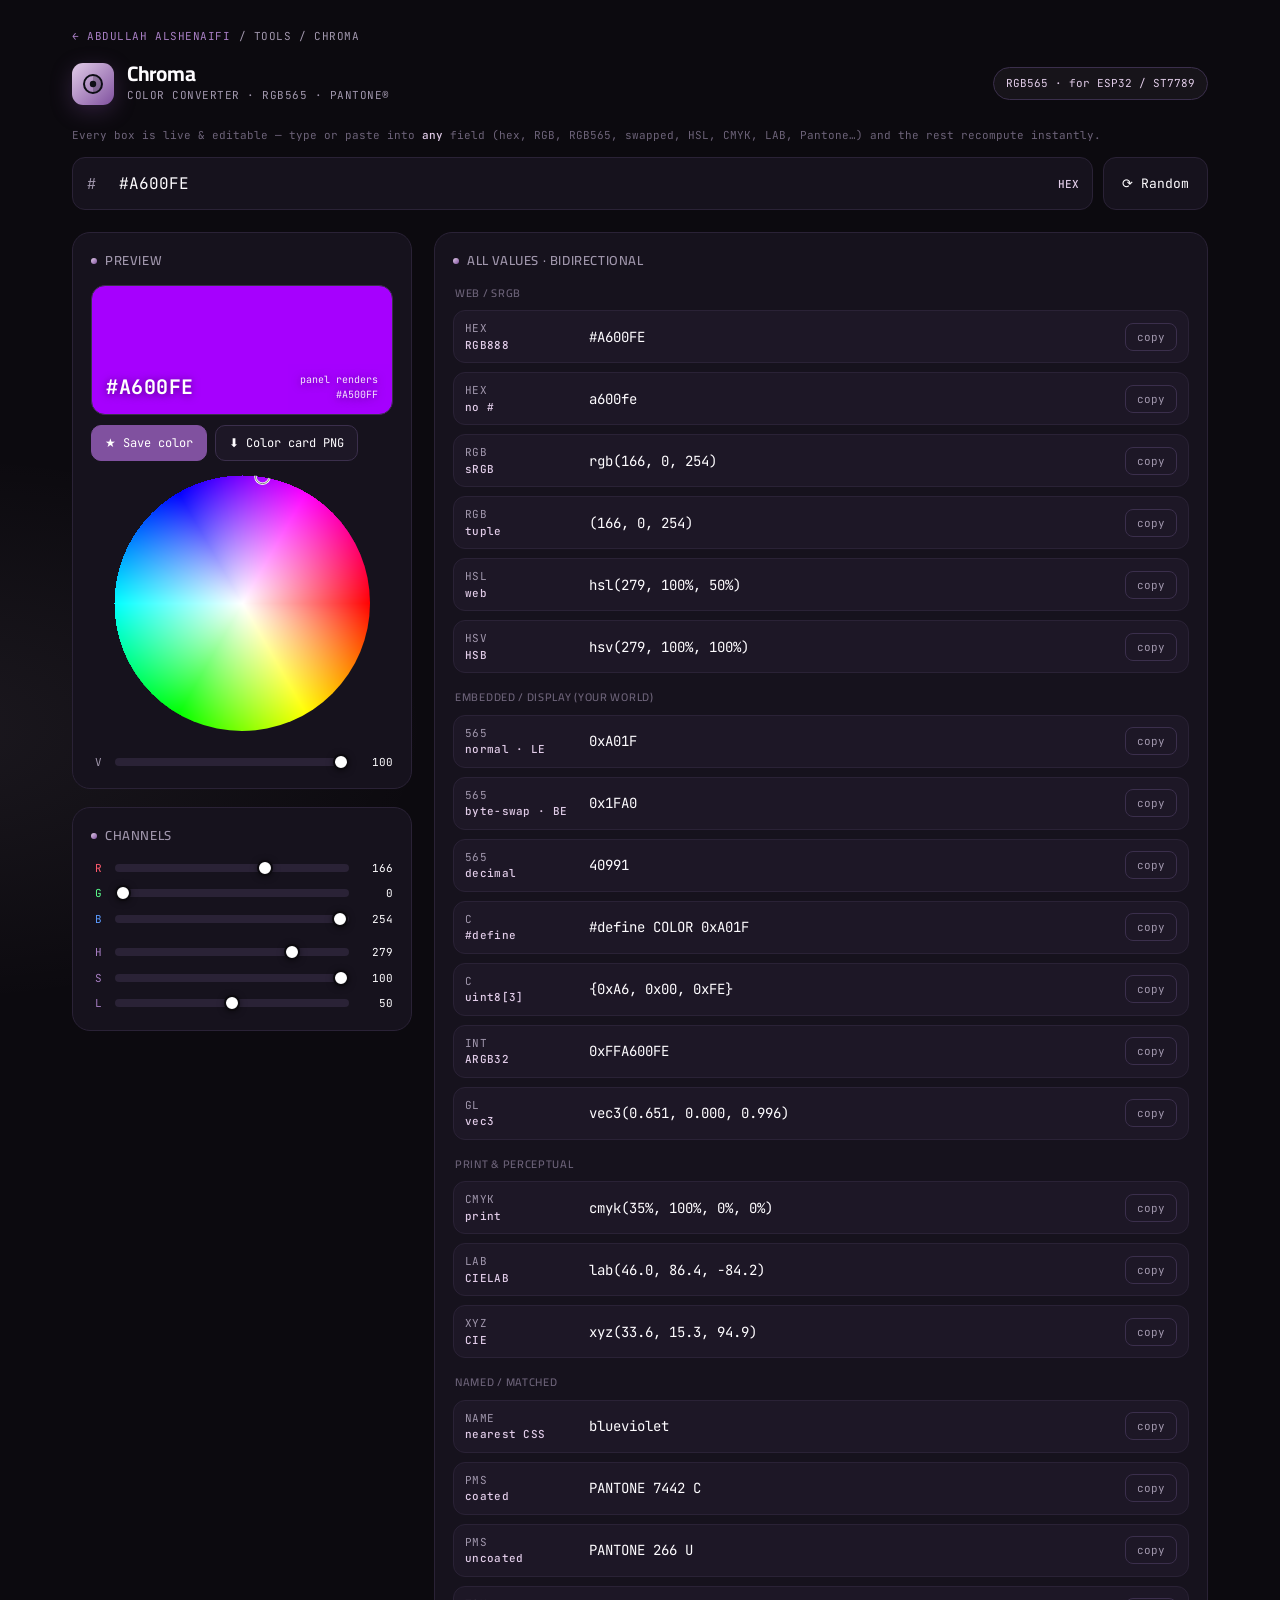
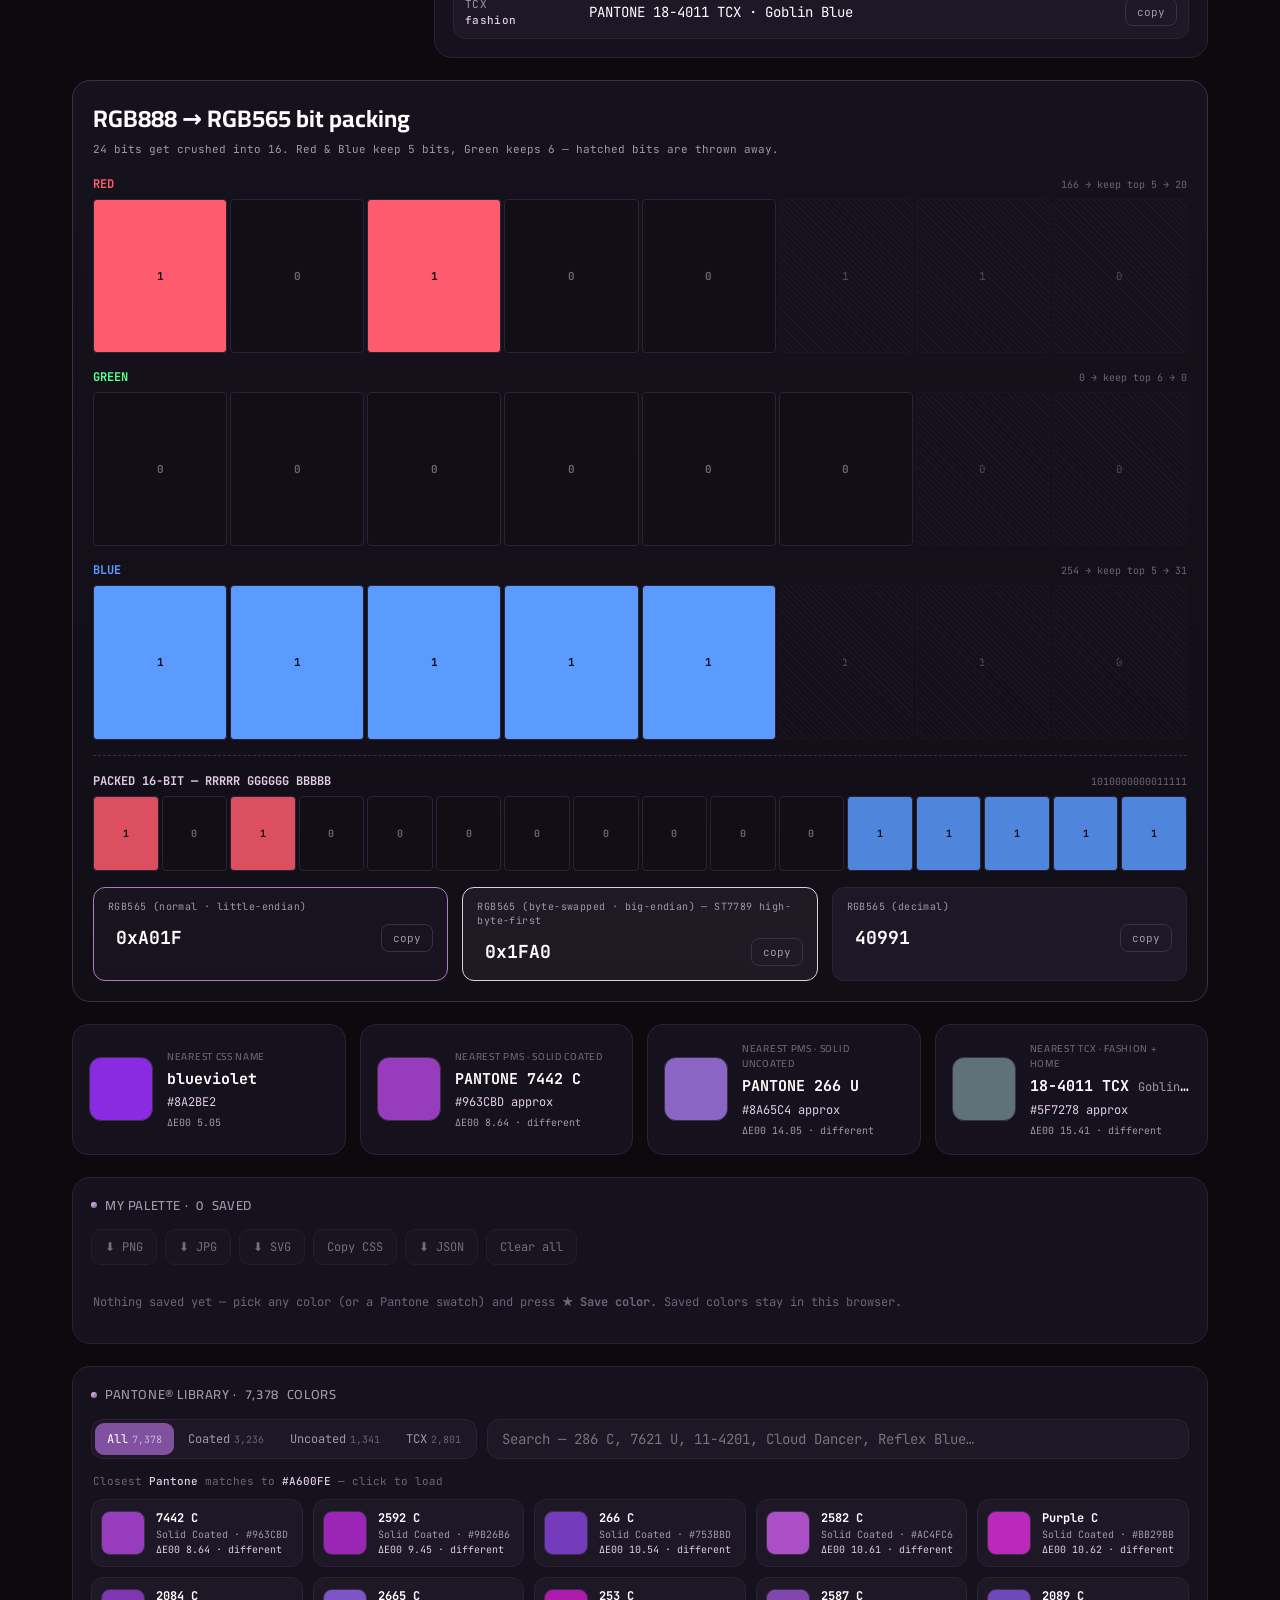
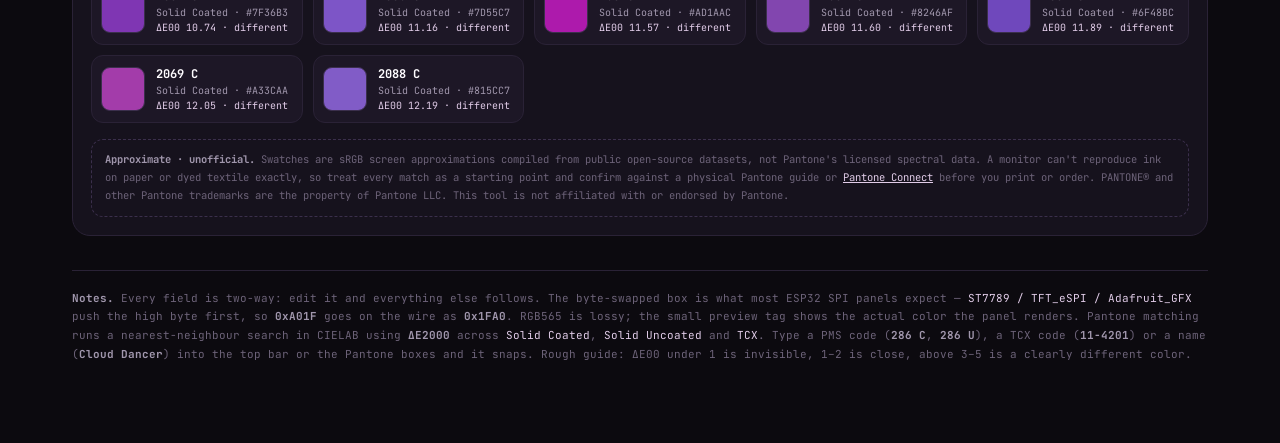
<file: tools/chroma-color-converter/index.html>
<!DOCTYPE html>
<html lang="en">
<head>
<meta charset="UTF-8">
<meta name="viewport" content="width=device-width, initial-scale=1.0">
<title>Chroma — Color Converter</title>
<meta name="description" content="Chroma — a fast, free color converter. Convert colors between HEX, RGB, HSL, CMYK, LAB and RGB565 (ESP32/ST7789), and find the nearest Pantone® match across 7,000+ Coated, Uncoated and TCX colors. Free, in your browser." />
<meta name="author" content="Abdullah Alshenaifi" />
<meta name="robots" content="index, follow, max-image-preview:large" />
<meta name="theme-color" content="#0c0a0f" />
<link rel="canonical" href="https://aashenaifi.com/tools/chroma-color-converter/" />
<link rel="icon" href="../../favicon.svg" type="image/svg+xml" />
<meta property="og:type" content="website" />
<meta property="og:site_name" content="Abdullah Alshenaifi" />
<meta property="og:title" content="Chroma — Color Converter" />
<meta property="og:description" content="HEX, RGB, HSL, CMYK, RGB565 and nearest Pantone® match across 7,000+ colors — free, in your browser." />
<meta property="og:url" content="https://aashenaifi.com/tools/chroma-color-converter/" />
<meta property="og:image" content="https://aashenaifi.com/og-image.png" />
<meta name="twitter:card" content="summary_large_image" />
<meta name="twitter:title" content="Chroma — Color Converter" />
<meta name="twitter:description" content="HEX, RGB, HSL, CMYK, RGB565 and nearest Pantone® match — free, in your browser." />
<meta name="twitter:image" content="https://aashenaifi.com/og-image.png" />
<script type="application/ld+json">
{"@context":"https://schema.org","@type":"WebApplication","name":"Chroma — Color Converter","url":"https://aashenaifi.com/tools/chroma-color-converter/","description":"A fast, free color converter. Convert colors between HEX, RGB, HSL, CMYK, LAB, RGB565 and find the nearest Pantone® match, in your browser.","applicationCategory":"DesignApplication","operatingSystem":"Any (web browser)","offers":{"@type":"Offer","price":"0","priceCurrency":"USD"},"author":{"@type":"Person","name":"Abdullah Alshenaifi","url":"https://aashenaifi.com/"},"isPartOf":{"@type":"WebSite","url":"https://aashenaifi.com/"}}
</script>
<link rel="preconnect" href="https://fonts.googleapis.com">
<link rel="preconnect" href="https://fonts.gstatic.com" crossorigin>
<link href="https://fonts.googleapis.com/css2?family=Cairo:wght@400;500;600;700;900&family=JetBrains+Mono:wght@400;500;700&display=swap" rel="stylesheet">
<style>
  :root{
    --bg:#0c0a0f;--bg2:#110e16;--panel:#16121d;--panel2:#1d1726;
    --line:#2a2236;--line2:#3b2f4c;
    --purple:#80519f;--violet:#a87fc4;--cyan:#e1cce8;
    --text:#fefcff;--muted:#a197ad;--muted2:#6d6379;
    --grad:linear-gradient(135deg,var(--cyan),var(--purple));
    --mono:'JetBrains Mono',ui-monospace,Menlo,Consolas,monospace;
    --disp:'Cairo',system-ui,sans-serif;
    --body:'Cairo',system-ui,sans-serif;
  }
  *{box-sizing:border-box;margin:0;padding:0}
  body{
    background:
      radial-gradient(1200px 600px at 80% -10%, rgba(128,81,159,.10), transparent 60%),
      radial-gradient(900px 500px at -5% 20%, rgba(225,204,232,.07), transparent 55%),
      var(--bg);
    color:var(--text);font-family:var(--body);line-height:1.5;min-height:100vh;-webkit-font-smoothing:antialiased;
  }
  .wrap{max-width:1180px;margin:0 auto;padding:28px 22px 80px}

  header.top{display:flex;align-items:center;justify-content:space-between;gap:16px;margin-bottom:22px;flex-wrap:wrap}
  .brand{display:flex;align-items:center;gap:13px}
  .logo{width:42px;height:42px;border-radius:11px;display:grid;place-items:center;background:var(--grad);box-shadow:0 6px 22px rgba(128,81,159,.30)}
  .logo svg{width:24px;height:24px;display:block}
  .brand h1{font-family:var(--disp);font-weight:700;font-size:21px;letter-spacing:-.3px;line-height:1}
  .brand .sub{font-family:var(--mono);font-size:11px;color:var(--muted);letter-spacing:.5px;margin-top:3px}
  .tagchip{font-family:var(--mono);font-size:11px;color:var(--cyan);border:1px solid var(--line2);padding:7px 12px;border-radius:999px;background:rgba(225,204,232,.05)}

  .hint{font-family:var(--mono);font-size:11px;color:var(--muted2);margin-bottom:14px}
  .hint b{color:var(--cyan);font-weight:500}

  .inbar{display:flex;gap:10px;align-items:stretch;margin-bottom:22px;flex-wrap:wrap}
  .inbar .field{flex:1;min-width:240px;position:relative}
  .inbar input{width:100%;font-family:var(--mono);font-size:16px;color:var(--text);background:var(--panel);border:1px solid var(--line);border-radius:13px;padding:15px 16px 15px 46px;outline:none;transition:border-color .15s, box-shadow .15s}
  .inbar input:focus{border-color:var(--violet);box-shadow:0 0 0 3px rgba(128,81,159,.18)}
  .inbar .ic{position:absolute;left:15px;top:50%;transform:translateY(-50%);color:var(--muted);font-family:var(--mono);font-size:15px}
  .detect{font-family:var(--mono);font-size:11px;color:var(--muted2);position:absolute;right:14px;top:50%;transform:translateY(-50%);pointer-events:none}
  .detect b{color:var(--cyan);font-weight:500}
  .randbtn{font-family:var(--mono);font-size:13px;color:var(--text);background:var(--panel);border:1px solid var(--line);border-radius:13px;padding:0 18px;cursor:pointer;display:flex;align-items:center;gap:8px;transition:border-color .15s,background .15s}
  .randbtn:hover{border-color:var(--violet);background:var(--panel2)}

  .main{display:grid;grid-template-columns:340px 1fr;gap:22px;align-items:start}
  @media(max-width:880px){.main{grid-template-columns:1fr}}

  .card{background:var(--panel);border:1px solid var(--line);border-radius:18px;padding:18px}
  .card h2{font-family:var(--disp);font-weight:600;font-size:13px;letter-spacing:.6px;text-transform:uppercase;color:var(--muted);margin-bottom:14px;display:flex;align-items:center;gap:8px}
  .card h2 .dot{width:6px;height:6px;border-radius:50%;background:var(--grad)}

  .swatch{height:130px;border-radius:14px;border:1px solid var(--line2);margin-bottom:14px;position:relative;overflow:hidden;transition:background .12s}
  .swatch .hexlbl{position:absolute;left:14px;bottom:12px;font-family:var(--mono);font-weight:700;font-size:20px;text-shadow:0 1px 8px rgba(0,0,0,.55);letter-spacing:.5px}
  .swatch .q565{position:absolute;right:14px;bottom:12px;font-family:var(--mono);font-size:10px;text-align:right;line-height:1.5;text-shadow:0 1px 8px rgba(0,0,0,.55);opacity:.9}

  .wheelwrap{display:flex;flex-direction:column;align-items:center;gap:14px}
  #wheel{touch-action:none;cursor:crosshair;display:block;border-radius:50%}
  .vbar{width:100%}
  .slider{display:flex;align-items:center;gap:10px;margin-top:9px}
  .slider label{font-family:var(--mono);font-size:11px;color:var(--muted);width:14px;text-align:center}
  .slider input[type=range]{-webkit-appearance:none;appearance:none;flex:1;height:8px;border-radius:6px;outline:none;cursor:pointer;background:var(--line)}
  .slider input[type=range]::-webkit-slider-thumb{-webkit-appearance:none;width:16px;height:16px;border-radius:50%;background:#fff;border:2px solid var(--bg);box-shadow:0 1px 6px rgba(0,0,0,.5);cursor:pointer}
  .slider input[type=range]::-moz-range-thumb{width:16px;height:16px;border-radius:50%;background:#fff;border:2px solid var(--bg);box-shadow:0 1px 6px rgba(0,0,0,.5);cursor:pointer}
  .slider .num{font-family:var(--mono);font-size:11px;color:var(--text);width:34px;text-align:right}

  .rows{display:flex;flex-direction:column;gap:9px}
  .row{display:grid;grid-template-columns:104px 1fr auto;align-items:center;gap:10px;background:var(--panel2);border:1px solid var(--line);border-radius:12px;padding:9px 11px;transition:border-color .15s}
  .row:hover{border-color:var(--line2)}
  .row .name{font-family:var(--mono);font-size:11px;color:var(--muted);letter-spacing:.3px;user-select:none}
  .row .name b{display:block;color:var(--cyan);font-weight:500;font-size:11px}
  .row input.val{font-family:var(--mono);font-size:14px;color:var(--text);background:transparent;border:1px solid transparent;border-radius:8px;padding:6px 9px;width:100%;outline:none;transition:border-color .14s,background .14s}
  .row input.val:hover{background:rgba(255,255,255,.025)}
  .row input.val:focus{border-color:var(--violet);background:var(--bg);box-shadow:0 0 0 2px rgba(128,81,159,.16)}
  .row input.val.bad{border-color:#ff5b6e;background:rgba(255,91,110,.08);color:#ff8a96}
  .copy{font-family:var(--mono);font-size:11px;color:var(--muted);background:transparent;border:1px solid var(--line2);border-radius:8px;padding:6px 11px;cursor:pointer;transition:all .14s;white-space:nowrap}
  .copy:hover{color:var(--text);border-color:var(--violet);background:rgba(128,81,159,.10)}
  .copy.ok{color:var(--cyan);border-color:var(--cyan);background:rgba(225,204,232,.10)}

  .grp{margin-bottom:16px}
  .grp:last-child{margin-bottom:0}
  .grplabel{font-family:var(--disp);font-weight:600;font-size:11px;letter-spacing:.7px;text-transform:uppercase;color:var(--muted2);margin:0 2px 9px}

  .bits{background:linear-gradient(180deg,var(--panel),var(--bg2));border:1px solid var(--line2);border-radius:18px;padding:20px;margin-top:22px;overflow:hidden}
  .bits h2{margin-bottom:4px}
  .bits .why{font-family:var(--mono);font-size:11px;color:var(--muted);margin-bottom:18px}
  .channel{margin-bottom:15px}
  .chlabel{display:flex;justify-content:space-between;align-items:baseline;margin-bottom:6px}
  .chlabel .nm{font-family:var(--mono);font-size:12px;font-weight:700}
  .chlabel .meta{font-family:var(--mono);font-size:10px;color:var(--muted2)}
  .bitrow{display:flex;gap:3px;flex-wrap:wrap}
  .bit{flex:1;min-width:0;aspect-ratio:1/1.15;border-radius:4px;display:grid;place-items:center;font-family:var(--mono);font-size:11px;font-weight:700;border:1px solid var(--line);transition:all .18s}
  .bit.on{color:#0e0e16}.bit.off{color:var(--muted2);background:var(--bg2)}
  .bit.drop{opacity:.22;position:relative}
  .bit.drop::after{content:'';position:absolute;inset:0;background:repeating-linear-gradient(45deg,transparent,transparent 3px,var(--line2) 3px,var(--line2) 4px);border-radius:4px}
  .bitrow.r .bit.on{background:#ff5b6e}.bitrow.g .bit.on{background:#5bff8d}.bitrow.b .bit.on{background:#5b9bff}
  .packed{margin-top:4px;padding-top:16px;border-top:1px dashed var(--line2)}
  .packed .chlabel .nm{color:var(--cyan)}
  .bitrow.p .bit{font-size:10px}
  .bitrow.p .bit.r{background:rgba(255,91,110,.85);color:#0e0e16}
  .bitrow.p .bit.g{background:rgba(91,255,141,.85);color:#0e0e16}
  .bitrow.p .bit.b{background:rgba(91,155,255,.85);color:#0e0e16}
  .bitrow.p .bit.off{background:var(--bg2);color:var(--muted2)}
  .packresult{display:flex;gap:14px;flex-wrap:wrap;margin-top:16px}
  .packbox{flex:1;min-width:170px;background:var(--panel2);border:1px solid var(--line);border-radius:12px;padding:12px 14px}
  .packbox .k{font-family:var(--mono);font-size:10px;color:var(--muted);letter-spacing:.4px;margin-bottom:7px;line-height:1.4}
  .packbox .v{display:flex;align-items:center;gap:8px}
  .packbox .v input{font-family:var(--mono);font-size:18px;font-weight:700;color:var(--text);background:transparent;border:1px solid transparent;border-radius:7px;padding:4px 7px;width:100%;outline:none;transition:border-color .14s,background .14s}
  .packbox .v input:focus{border-color:var(--violet);background:var(--bg);box-shadow:0 0 0 2px rgba(128,81,159,.16)}
  .packbox .v input.bad{border-color:#ff5b6e;background:rgba(255,91,110,.08);color:#ff8a96}
  .packbox.hl{border-color:var(--violet);background:rgba(128,81,159,.07)}
  .packbox.swap{border-color:var(--cyan);background:rgba(225,204,232,.06)}

  .matchgrid{display:grid;grid-template-columns:repeat(auto-fit,minmax(230px,1fr));gap:14px;margin-top:22px}
  .match{background:var(--panel);border:1px solid var(--line);border-radius:16px;padding:16px;display:flex;gap:14px;align-items:center}
  .match .chip{width:64px;height:64px;border-radius:12px;border:1px solid var(--line2);flex-shrink:0}
  .match .info{min-width:0}
  .match .info .lab{font-family:var(--disp);font-weight:600;font-size:10px;letter-spacing:.7px;text-transform:uppercase;color:var(--muted2);margin-bottom:4px}
  .match .info .nm{font-family:var(--mono);font-size:15px;font-weight:700;color:var(--text);white-space:nowrap;overflow:hidden;text-overflow:ellipsis}
  .match .info .hx{font-family:var(--mono);font-size:12px;color:var(--cyan);margin-top:3px}
  .match .info .de{font-family:var(--mono);font-size:10px;color:var(--muted);margin-top:4px}

  .foot{margin-top:34px;font-family:var(--mono);font-size:11px;color:var(--muted2);line-height:1.7;border-top:1px solid var(--line);padding-top:18px}
  .foot b{color:var(--muted)}
  .toast{position:fixed;bottom:24px;left:50%;transform:translateX(-50%) translateY(20px);background:var(--purple);color:#fff;font-family:var(--mono);font-size:13px;padding:11px 20px;border-radius:999px;box-shadow:0 8px 30px rgba(128,81,159,.4);opacity:0;pointer-events:none;transition:all .25s;z-index:50}
  .toast.show{opacity:1;transform:translateX(-50%) translateY(0)}

  .backbar{display:flex;align-items:center;gap:8px;margin-bottom:18px;
    font-family:var(--mono);font-size:11px;letter-spacing:.05em;text-transform:uppercase;color:var(--muted)}
  .backbar a{color:var(--violet);text-decoration:none;transition:opacity .15s}
  .backbar a:hover{opacity:.75}
  .match .info .nm small{font-weight:400;color:var(--muted);font-size:12px}

  .explorer{margin-top:22px}
  .exbar{display:flex;gap:10px;flex-wrap:wrap;margin-bottom:14px}
  .seg{display:flex;background:var(--panel2);border:1px solid var(--line);border-radius:12px;padding:3px;gap:2px;flex-wrap:wrap}
  .seg button{font-family:var(--mono);font-size:12px;color:var(--muted);background:transparent;border:0;border-radius:9px;padding:8px 12px;cursor:pointer;transition:all .14s}
  .seg button:hover{color:var(--text)}
  .seg button.on{background:var(--purple);color:#fff}
  .seg button span{opacity:.6;font-size:10px;margin-left:4px}
  .exbar input{flex:1;min-width:220px;font-family:var(--mono);font-size:14px;color:var(--text);background:var(--panel2);border:1px solid var(--line);border-radius:12px;padding:10px 14px;outline:none}
  .exbar input:focus{border-color:var(--violet);box-shadow:0 0 0 3px rgba(128,81,159,.18)}
  .exhead{font-family:var(--mono);font-size:11px;color:var(--muted2);margin:0 2px 10px}
  .exhead b{color:var(--cyan);font-weight:500}
  .plist{display:grid;grid-template-columns:repeat(auto-fill,minmax(210px,1fr));gap:10px}
  .pitem{display:flex;gap:11px;align-items:center;background:var(--panel2);border:1px solid var(--line);border-radius:12px;padding:9px;cursor:pointer;text-align:left;color:inherit;font:inherit;transition:border-color .14s,transform .14s}
  .pitem:hover{border-color:var(--violet);transform:translateY(-1px)}
  .pitem .pc{width:44px;height:44px;border-radius:9px;border:1px solid var(--line2);flex-shrink:0}
  .pitem .pi{min-width:0}
  .pitem .pn{font-family:var(--mono);font-size:12px;font-weight:700;white-space:nowrap;overflow:hidden;text-overflow:ellipsis}
  .pitem .ps{font-family:var(--mono);font-size:10px;color:var(--muted);white-space:nowrap;overflow:hidden;text-overflow:ellipsis}
  .pitem .pd{font-family:var(--mono);font-size:10px;color:var(--cyan)}
  .empty{font-family:var(--mono);font-size:12px;color:var(--muted2);padding:14px 2px}

  .actions{display:flex;gap:8px;flex-wrap:wrap;margin:-4px 0 14px}
  .abtn{font-family:var(--mono);font-size:12px;color:var(--text);background:var(--panel2);border:1px solid var(--line2);border-radius:10px;padding:9px 13px;cursor:pointer;transition:all .14s;display:inline-flex;align-items:center;gap:6px}
  .abtn:hover{border-color:var(--violet);background:rgba(128,81,159,.14)}
  .abtn.pri{background:var(--purple);border-color:var(--purple);color:#fff}
  .abtn.pri:hover{background:var(--violet);border-color:var(--violet)}
  .abtn.danger:hover{border-color:#ff5b6e;background:rgba(255,91,110,.12)}
  .abtn[disabled]{opacity:.4;pointer-events:none}
  .palette{margin-top:22px}
  .palette .pbar{display:flex;gap:8px;flex-wrap:wrap;margin-bottom:14px}
  .pgrid{display:grid;grid-template-columns:repeat(auto-fill,minmax(190px,1fr));gap:10px}
  .pcell{background:var(--panel2);border:1px solid var(--line);border-radius:12px;overflow:hidden;display:flex;flex-direction:column}
  .pcell .pcs{height:64px;cursor:pointer;border-bottom:1px solid var(--line)}
  .pcell .pcb{padding:8px 10px;min-width:0}
  .pcell .pcn{font-family:var(--mono);font-size:11.5px;font-weight:700;white-space:nowrap;overflow:hidden;text-overflow:ellipsis}
  .pcell .pch{font-family:var(--mono);font-size:10.5px;color:var(--muted)}
  .pcell .pcx{display:flex;gap:6px;margin-top:7px}
  .pcell .pcx button{flex:1;font-family:var(--mono);font-size:10.5px;color:var(--muted);background:transparent;border:1px solid var(--line2);border-radius:7px;padding:5px 0;cursor:pointer}
  .pcell .pcx button:hover{color:var(--text);border-color:var(--violet)}
  .pcell .pcx button.rm:hover{border-color:#ff5b6e;color:#ff8b98}
  .pcell .pcn{cursor:text}
  .pcell .pcn-in{width:100%;box-sizing:border-box;font:inherit;font-size:12.5px;color:var(--text);background:rgba(0,0,0,.35);border:1px solid var(--violet);border-radius:6px;padding:3px 6px;outline:none}
  @media (pointer:coarse){.pcell .pcn-in{font-size:16px}}
  .disc{margin-top:16px;font-family:var(--mono);font-size:10.5px;color:var(--muted2);line-height:1.7;border:1px dashed var(--line2);border-radius:12px;padding:11px 13px}
  .disc b{color:var(--muted)}
  .disc a{color:var(--cyan)}
</style>
</head>
<body>
<div class="wrap">

  <div class="backbar"><a href="../../index.html">← Abdullah Alshenaifi</a><span>/ tools / chroma</span></div>

  <header class="top">
    <div class="brand">
      <div class="logo"><svg viewBox="0 0 24 24" fill="none"><circle cx="12" cy="12" r="9" stroke="#0e0e16" stroke-width="2"/><path d="M12 3a9 9 0 0 1 0 18" fill="#0e0e16" opacity=".25"/><circle cx="12" cy="12" r="3.2" fill="#0e0e16"/></svg></div>
      <div><h1>Chroma</h1><div class="sub">COLOR CONVERTER · RGB565 · PANTONE®</div></div>
    </div>
    <div class="tagchip">RGB565 · for ESP32 / ST7789</div>
  </header>

  <div class="hint">Every box is live &amp; editable — type or paste into <b>any</b> field (hex, RGB, RGB565, swapped, HSL, CMYK, LAB, Pantone…) and the rest recompute instantly.</div>

  <div class="inbar">
    <div class="field">
      <span class="ic">#</span>
      <input id="inp" type="text" spellcheck="false" placeholder="Universal paste — #A600FE, rgb(166,0,254), 0xA01F, hsl(280 100% 50%), violet…" value="#A600FE">
      <span class="detect" id="detect"></span>
    </div>
    <button class="randbtn" id="rand">⟳ Random</button>
  </div>

  <div class="main">
    <div>
      <div class="card">
        <h2><span class="dot"></span>Preview</h2>
        <div class="swatch" id="swatch">
          <span class="hexlbl" id="swHex">#A600FE</span>
          <span class="q565" id="swQ"></span>
        </div>
        <div class="actions">
          <button class="abtn pri" id="saveBtn" title="Save this color to My palette">★ Save color</button>
          <button class="abtn" id="cardBtn" title="Download this color as an image">⬇ Color card PNG</button>
        </div>
        <div class="wheelwrap">
          <canvas id="wheel" width="256" height="256"></canvas>
          <div class="vbar"><div class="slider"><label>V</label><input type="range" id="vSlide" min="0" max="100" value="100"><span class="num" id="vNum">100</span></div></div>
        </div>
      </div>

      <div class="card" style="margin-top:18px">
        <h2><span class="dot"></span>Channels</h2>
        <div class="slider"><label style="color:#ff5b6e">R</label><input type="range" id="rS" min="0" max="255" value="166"><span class="num" id="rN">166</span></div>
        <div class="slider"><label style="color:#5bff8d">G</label><input type="range" id="gS" min="0" max="255" value="0"><span class="num" id="gN">0</span></div>
        <div class="slider"><label style="color:#5b9bff">B</label><input type="range" id="bS" min="0" max="255" value="254"><span class="num" id="bN">254</span></div>
        <div style="height:8px"></div>
        <div class="slider"><label style="color:var(--violet)">H</label><input type="range" id="hS" min="0" max="360" value="280"><span class="num" id="hN">280</span></div>
        <div class="slider"><label style="color:var(--violet)">S</label><input type="range" id="sS" min="0" max="100" value="100"><span class="num" id="sN">100</span></div>
        <div class="slider"><label style="color:var(--violet)">L</label><input type="range" id="lS" min="0" max="100" value="50"><span class="num" id="lN">50</span></div>
      </div>
    </div>

    <div class="card">
      <h2><span class="dot"></span>All Values · bidirectional</h2>
      <div class="grp"><div class="grplabel">Web / sRGB</div><div class="rows" id="g-web"></div></div>
      <div class="grp"><div class="grplabel">Embedded / Display (your world)</div><div class="rows" id="g-emb"></div></div>
      <div class="grp"><div class="grplabel">Print &amp; Perceptual</div><div class="rows" id="g-print"></div></div>
      <div class="grp"><div class="grplabel">Named / Matched</div><div class="rows" id="g-named"></div></div>
    </div>
  </div>

  <div class="bits">
    <h2><span class="dot"></span>RGB888 → RGB565 bit packing</h2>
    <div class="why">24 bits get crushed into 16. Red &amp; Blue keep 5 bits, Green keeps 6 — hatched bits are thrown away.</div>
    <div class="channel"><div class="chlabel"><span class="nm" style="color:#ff5b6e">RED</span><span class="meta" id="rMeta"></span></div><div class="bitrow r" id="rBits"></div></div>
    <div class="channel"><div class="chlabel"><span class="nm" style="color:#5bff8d">GREEN</span><span class="meta" id="gMeta"></span></div><div class="bitrow g" id="gBits"></div></div>
    <div class="channel"><div class="chlabel"><span class="nm" style="color:#5b9bff">BLUE</span><span class="meta" id="bMeta"></span></div><div class="bitrow b" id="bBits"></div></div>
    <div class="packed">
      <div class="chlabel"><span class="nm">PACKED 16-BIT — RRRRR GGGGGG BBBBB</span><span class="meta" id="pMeta"></span></div>
      <div class="bitrow p" id="pBits"></div>
      <div class="packresult">
        <div class="packbox hl"><div class="k">RGB565 (normal · little-endian)</div><div class="v"><input data-kind="c565h" spellcheck="false"><button class="copy">copy</button></div></div>
        <div class="packbox swap"><div class="k">RGB565 (byte-swapped · big-endian) — ST7789 high-byte-first</div><div class="v"><input data-kind="c565s" spellcheck="false"><button class="copy">copy</button></div></div>
        <div class="packbox"><div class="k">RGB565 (decimal)</div><div class="v"><input data-kind="c565d" spellcheck="false"><button class="copy">copy</button></div></div>
      </div>
    </div>
  </div>

  <div class="matchgrid">
    <div class="match"><div class="chip" id="cssChip"></div><div class="info"><div class="lab">Nearest CSS name</div><div class="nm" id="cssName">—</div><div class="hx" id="cssHex">—</div><div class="de" id="cssDe"></div></div></div>
    <div class="match"><div class="chip" id="panChip"></div><div class="info"><div class="lab">Nearest PMS · Solid Coated</div><div class="nm" id="panName">—</div><div class="hx" id="panHex">—</div><div class="de" id="panDe"></div></div></div>
    <div class="match"><div class="chip" id="pauChip"></div><div class="info"><div class="lab">Nearest PMS · Solid Uncoated</div><div class="nm" id="pauName">—</div><div class="hx" id="pauHex">—</div><div class="de" id="pauDe"></div></div></div>
    <div class="match"><div class="chip" id="tcxChip"></div><div class="info"><div class="lab">Nearest TCX · Fashion + Home</div><div class="nm" id="tcxName">—</div><div class="hx" id="tcxHex">—</div><div class="de" id="tcxDe"></div></div></div>
  </div>

  <div class="card palette" id="palCard">
    <h2><span class="dot"></span>My palette · <span id="palCount">0</span> saved</h2>
    <div class="pbar">
      <button class="abtn" id="palPng">⬇ PNG</button>
      <button class="abtn" id="palJpg">⬇ JPG</button>
      <button class="abtn" id="palSvg">⬇ SVG</button>
      <button class="abtn" id="palCss">Copy CSS</button>
      <button class="abtn" id="palJson">⬇ JSON</button>
      <button class="abtn danger" id="palClear">Clear all</button>
    </div>
    <div class="pgrid" id="palGrid"></div>
    <div class="empty" id="palEmpty">Nothing saved yet — pick any color (or a Pantone swatch) and press <b>★ Save color</b>. Saved colors stay in this browser.</div>
  </div>

  <div class="card explorer">
    <h2><span class="dot"></span>Pantone® library · <span id="libTotal">0</span> colors</h2>
    <div class="exbar">
      <div class="seg" id="libSeg">
        <button data-lib="ALL" class="on">All<span id="nALL"></span></button>
        <button data-lib="C">Coated<span id="nC"></span></button>
        <button data-lib="U">Uncoated<span id="nU"></span></button>
        <button data-lib="TCX">TCX<span id="nTCX"></span></button>
      </div>
      <input id="pSearch" type="text" spellcheck="false" autocomplete="off" placeholder="Search — 286 C, 7621 U, 11-4201, Cloud Dancer, Reflex Blue…">
    </div>
    <div class="exhead" id="exHead"></div>
    <div class="plist" id="pList"></div>
    <div class="disc">
      <b>Approximate · unofficial.</b> Swatches are sRGB screen approximations compiled from public open-source datasets, not Pantone's licensed spectral data. A monitor can't reproduce ink on paper or dyed textile exactly, so treat every match as a starting point and confirm against a physical Pantone guide or <a href="https://connect.pantone.com/" target="_blank" rel="noopener">Pantone Connect</a> before you print or order.
      PANTONE® and other Pantone trademarks are the property of Pantone LLC. This tool is not affiliated with or endorsed by Pantone.
    </div>
  </div>

  <div class="foot">
    <b>Notes.</b> Every field is two-way: edit it and everything else follows. The byte-swapped box is what most ESP32 SPI panels expect — <span style="color:var(--cyan)">ST7789 / TFT_eSPI / Adafruit_GFX</span> push the high byte first, so <b>0xA01F</b> goes on the wire as <b>0x1FA0</b>. RGB565 is lossy; the small preview tag shows the actual color the panel renders. Pantone matching runs a nearest-neighbour search in CIELAB using <b>ΔE2000</b> across <span style="color:var(--cyan)">Solid Coated</span>, <span style="color:var(--cyan)">Solid Uncoated</span> and <span style="color:var(--cyan)">TCX</span>. Type a PMS code (<b>286 C</b>, <b>286 U</b>), a TCX code (<b>11-4201</b>) or a name (<b>Cloud Dancer</b>) into the top bar or the Pantone boxes and it snaps. Rough guide: ΔE00 under 1 is invisible, 1–2 is close, above 3–5 is a clearly different color.
  </div>
</div>

<div class="toast" id="toast">copied</div>

<script src="pantone-data.js"></script>
<script>
/* ===================== conversions ===================== */
const clamp=(v,a,b)=>Math.min(b,Math.max(a,v));
const ci=(v)=>clamp(Math.round(v),0,255);
const nums=s=>(String(s).match(/-?\d*\.?\d+/g)||[]).map(Number);

function hexToRgb(h){h=h.replace('#','');if(h.length===3)h=h.split('').map(c=>c+c).join('');const n=parseInt(h,16);return{r:(n>>16)&255,g:(n>>8)&255,b:n&255};}
function rgbToHex(r,g,b){return '#'+[r,g,b].map(x=>ci(x).toString(16).padStart(2,'0')).join('').toUpperCase();}

function rgbToHsl(r,g,b){r/=255;g/=255;b/=255;const mx=Math.max(r,g,b),mn=Math.min(r,g,b);let h,s,l=(mx+mn)/2;if(mx===mn){h=s=0;}else{const d=mx-mn;s=l>.5?d/(2-mx-mn):d/(mx+mn);switch(mx){case r:h=(g-b)/d+(g<b?6:0);break;case g:h=(b-r)/d+2;break;default:h=(r-g)/d+4;}h/=6;}return{h:h*360,s:s*100,l:l*100};}
function hslToRgb(h,s,l){h=((h%360)+360)%360/360;s=clamp(s,0,100)/100;l=clamp(l,0,100)/100;let r,g,b;if(s===0){r=g=b=l;}else{const q=l<.5?l*(1+s):l+s-l*s,p=2*l-q,hue=(t)=>{if(t<0)t+=1;if(t>1)t-=1;if(t<1/6)return p+(q-p)*6*t;if(t<1/2)return q;if(t<2/3)return p+(q-p)*(2/3-t)*6;return p;};r=hue(h+1/3);g=hue(h);b=hue(h-1/3);}return{r:ci(r*255),g:ci(g*255),b:ci(b*255)};}

function rgbToHsv(r,g,b){r/=255;g/=255;b/=255;const mx=Math.max(r,g,b),mn=Math.min(r,g,b),d=mx-mn;let h=0;if(d!==0){switch(mx){case r:h=((g-b)/d)%6;break;case g:h=(b-r)/d+2;break;default:h=(r-g)/d+4;}h*=60;if(h<0)h+=360;}return{h,s:mx===0?0:d/mx*100,v:mx*100};}
function hsvToRgb(h,s,v){h=((h%360)+360)%360;s=clamp(s,0,100)/100;v=clamp(v,0,100)/100;const c=v*s,x=c*(1-Math.abs((h/60)%2-1)),m=v-c;let r=0,g=0,b=0;if(h<60){r=c;g=x;}else if(h<120){r=x;g=c;}else if(h<180){g=c;b=x;}else if(h<240){g=x;b=c;}else if(h<300){r=x;b=c;}else{r=c;b=x;}return{r:ci((r+m)*255),g:ci((g+m)*255),b:ci((b+m)*255)};}

function rgbToCmyk(r,g,b){r/=255;g/=255;b/=255;const k=1-Math.max(r,g,b);if(k===1)return{c:0,m:0,y:0,k:100};return{c:(1-r-k)/(1-k)*100,m:(1-g-k)/(1-k)*100,y:(1-b-k)/(1-k)*100,k:k*100};}
function cmykToRgb(c,m,y,k){c=clamp(c,0,100)/100;m=clamp(m,0,100)/100;y=clamp(y,0,100)/100;k=clamp(k,0,100)/100;return{r:ci(255*(1-c)*(1-k)),g:ci(255*(1-m)*(1-k)),b:ci(255*(1-y)*(1-k))};}

function rgbToXyz(r,g,b){r/=255;g/=255;b/=255;[r,g,b]=[r,g,b].map(c=>c>.04045?Math.pow((c+.055)/1.055,2.4):c/12.92);return{x:(r*.4124+g*.3576+b*.1805)*100,y:(r*.2126+g*.7152+b*.0722)*100,z:(r*.0193+g*.1192+b*.9505)*100};}
function xyzToRgb(x,y,z){x/=100;y/=100;z/=100;let r=x*3.2406+y*-1.5372+z*-0.4986,g=x*-0.9689+y*1.8758+z*0.0415,b=x*0.0557+y*-0.2040+z*1.0570;[r,g,b]=[r,g,b].map(c=>c>.0031308?1.055*Math.pow(c,1/2.4)-.055:12.92*c);return{r:ci(r*255),g:ci(g*255),b:ci(b*255)};}
function xyzToLab(x,y,z){x/=95.047;y/=100;z/=108.883;[x,y,z]=[x,y,z].map(t=>t>.008856?Math.cbrt(t):7.787*t+16/116);return{L:116*y-16,a:500*(x-y),b:200*(y-z)};}
function labToXyz(L,a,b){const y=(L+16)/116,x=a/500+y,z=y-b/200,f=t=>t**3>.008856?t**3:(t-16/116)/7.787;return{x:f(x)*95.047,y:f(y)*100,z:f(z)*108.883};}
function rgbToLab(r,g,b){const c=rgbToXyz(r,g,b);return xyzToLab(c.x,c.y,c.z);}
function labToRgb(L,a,b){const c=labToXyz(L,a,b);return xyzToRgb(c.x,c.y,c.z);}
/* CIEDE2000 (Sharma, Wu & Dalal 2005) */
function deltaE(l1,l2){
  const rad=Math.PI/180,deg=180/Math.PI,p7=6103515625; // 25^7
  const C1=Math.hypot(l1.a,l1.b),C2=Math.hypot(l2.a,l2.b),Cb=(C1+C2)/2,Cb7=Cb**7;
  const G=.5*(1-Math.sqrt(Cb7/(Cb7+p7)));
  const a1=(1+G)*l1.a,a2=(1+G)*l2.a;
  const c1=Math.hypot(a1,l1.b),c2=Math.hypot(a2,l2.b);
  let h1=(l1.b===0&&a1===0)?0:Math.atan2(l1.b,a1)*deg;if(h1<0)h1+=360;
  let h2=(l2.b===0&&a2===0)?0:Math.atan2(l2.b,a2)*deg;if(h2<0)h2+=360;
  const dL=l2.L-l1.L,dC=c2-c1;
  let dh=0;if(c1*c2!==0){dh=h2-h1;if(dh>180)dh-=360;else if(dh<-180)dh+=360;}
  const dH=2*Math.sqrt(c1*c2)*Math.sin(dh*rad/2);
  const Lb=(l1.L+l2.L)/2,cb=(c1+c2)/2;
  let hb=h1+h2;if(c1*c2!==0){hb=Math.abs(h1-h2)>180?(h1+h2<360?(h1+h2+360)/2:(h1+h2-360)/2):(h1+h2)/2;}
  const T=1-.17*Math.cos((hb-30)*rad)+.24*Math.cos(2*hb*rad)+.32*Math.cos((3*hb+6)*rad)-.2*Math.cos((4*hb-63)*rad);
  const dTh=30*Math.exp(-(((hb-275)/25)**2)),cb7=cb**7,Rc=2*Math.sqrt(cb7/(cb7+p7));
  const Sl=1+(.015*(Lb-50)**2)/Math.sqrt(20+(Lb-50)**2),Sc=1+.045*cb,Sh=1+.015*cb*T,Rt=-Math.sin(2*dTh*rad)*Rc;
  return Math.sqrt((dL/Sl)**2+(dC/Sc)**2+(dH/Sh)**2+Rt*(dC/Sc)*(dH/Sh));
}

function packed565(r,g,b){return ((r>>3)<<11)|((g>>2)<<5)|(b>>3);}
function rgb565ToRgb(v){v&=0xffff;const r5=(v>>11)&31,g6=(v>>5)&63,b5=v&31;return{r:Math.round(r5*255/31),g:Math.round(g6*255/63),b:Math.round(b5*255/31)};}
function byteSwap(v){return ((v&0xff)<<8)|((v>>8)&0xff);}
const hx16=v=>'0x'+(v&0xffff).toString(16).toUpperCase().padStart(4,'0');
const hx2=v=>'0x'+ci(v).toString(16).toUpperCase().padStart(2,'0');

/* ===================== data ===================== */
const CSS={aliceblue:"#F0F8FF",antiquewhite:"#FAEBD7",aqua:"#00FFFF",aquamarine:"#7FFFD4",azure:"#F0FFFF",beige:"#F5F5DC",bisque:"#FFE4C4",black:"#000000",blanchedalmond:"#FFEBCD",blue:"#0000FF",blueviolet:"#8A2BE2",brown:"#A52A2A",burlywood:"#DEB887",cadetblue:"#5F9EA0",chartreuse:"#7FFF00",chocolate:"#D2691E",coral:"#FF7F50",cornflowerblue:"#6495ED",cornsilk:"#FFF8DC",crimson:"#DC143C",cyan:"#00FFFF",darkblue:"#00008B",darkcyan:"#008B8B",darkgoldenrod:"#B8860B",darkgray:"#A9A9A9",darkgreen:"#006400",darkkhaki:"#BDB76B",darkmagenta:"#8B008B",darkolivegreen:"#556B2F",darkorange:"#FF8C00",darkorchid:"#9932CC",darkred:"#8B0000",darksalmon:"#E9967A",darkseagreen:"#8FBC8F",darkslateblue:"#483D8B",darkslategray:"#2F4F4F",darkturquoise:"#00CED1",darkviolet:"#9400D3",deeppink:"#FF1493",deepskyblue:"#00BFFF",dimgray:"#696969",dodgerblue:"#1E90FF",firebrick:"#B22222",floralwhite:"#FFFAF0",forestgreen:"#228B22",fuchsia:"#FF00FF",gainsboro:"#DCDCDC",ghostwhite:"#F8F8FF",gold:"#FFD700",goldenrod:"#DAA520",gray:"#808080",green:"#008000",greenyellow:"#ADFF2F",honeydew:"#F0FFF0",hotpink:"#FF69B4",indianred:"#CD5C5C",indigo:"#4B0082",ivory:"#FFFFF0",khaki:"#F0E68C",lavender:"#E6E6FA",lavenderblush:"#FFF0F5",lawngreen:"#7CFC00",lemonchiffon:"#FFFACD",lightblue:"#ADD8E6",lightcoral:"#F08080",lightcyan:"#E0FFFF",lightgoldenrodyellow:"#FAFAD2",lightgray:"#D3D3D3",lightgreen:"#90EE90",lightpink:"#FFB6C1",lightsalmon:"#FFA07A",lightseagreen:"#20B2AA",lightskyblue:"#87CEFA",lightslategray:"#778899",lightsteelblue:"#B0C4DE",lightyellow:"#FFFFE0",lime:"#00FF00",limegreen:"#32CD32",linen:"#FAF0E6",magenta:"#FF00FF",maroon:"#800000",mediumaquamarine:"#66CDAA",mediumblue:"#0000CD",mediumorchid:"#BA55D3",mediumpurple:"#9370DB",mediumseagreen:"#3CB371",mediumslateblue:"#7B68EE",mediumspringgreen:"#00FA9A",mediumturquoise:"#48D1CC",mediumvioletred:"#C71585",midnightblue:"#191970",mintcream:"#F5FFFA",mistyrose:"#FFE4E1",moccasin:"#FFE4B5",navajowhite:"#FFDEAD",navy:"#000080",oldlace:"#FDF5E6",olive:"#808000",olivedrab:"#6B8E23",orange:"#FFA500",orangered:"#FF4500",orchid:"#DA70D6",palegoldenrod:"#EEE8AA",palegreen:"#98FB98",paleturquoise:"#AFEEEE",palevioletred:"#DB7093",papayawhip:"#FFEFD5",peachpuff:"#FFDAB9",peru:"#CD853F",pink:"#FFC0CB",plum:"#DDA0DD",powderblue:"#B0E0E6",purple:"#800080",rebeccapurple:"#663399",red:"#FF0000",rosybrown:"#BC8F8F",royalblue:"#4169E1",saddlebrown:"#8B4513",salmon:"#FA8072",sandybrown:"#F4A460",seagreen:"#2E8B57",seashell:"#FFF5EE",sienna:"#A0522D",silver:"#C0C0C0",skyblue:"#87CEEB",slateblue:"#6A5ACD",slategray:"#708090",snow:"#FFFAFA",springgreen:"#00FF7F",steelblue:"#4682B4",tan:"#D2B48C",teal:"#008080",thistle:"#D8BFD8",tomato:"#FF6347",turquoise:"#40E0D0",violet:"#EE82EE",wheat:"#F5DEB3",white:"#FFFFFF",whitesmoke:"#F5F5F5",yellow:"#FFFF00",yellowgreen:"#9ACD32"};

/* Pantone® libraries come from pantone-data.js (window.PANTONE_DATA). Approximate sRGB values. */
const PD=window.PANTONE_DATA||{C:[],U:[],TCX:[]};
const LIBNAME={C:'Solid Coated',U:'Solid Uncoated',TCX:'TCX'};
const normKey=s=>String(s).toLowerCase().replace(/[^a-z0-9]/g,'');

let CSS_LAB=null;const LIB={C:[],U:[],TCX:[]};const IDX={};
function mkEntry(lib,name,code,hex){const c=hexToRgb(hex);return{lib,name,code,hex:hex.toUpperCase(),lab:rgbToLab(c.r,c.g,c.b),
  label:lib==='TCX'?code+' TCX':name, full:lib==='TCX'?'PANTONE '+code+' TCX · '+name:'PANTONE '+name};}
function buildLabs(){
  CSS_LAB=Object.entries(CSS).map(([n,h])=>{const c=hexToRgb(h);return{name:n,hex:h,lab:rgbToLab(c.r,c.g,c.b)};});
  LIB.C=PD.C.map(p=>mkEntry('C',p[0],null,p[1]));
  LIB.U=PD.U.map(p=>mkEntry('U',p[0],null,p[1]));
  LIB.TCX=PD.TCX.map(p=>mkEntry('TCX',p[0],p[1],p[2]));
  // lookup index: "286c", "286u", "114201", "clouddancer"
  for(const k of ['C','U','TCX'])for(const e of LIB[k]){
    if(k==='TCX'){IDX[e.code.replace('-','')]=e;IDX[normKey(e.name)]=IDX[normKey(e.name)]||e;}
    else IDX[normKey(e.name)]=e;
  }
}
function nearest(list,lab){let best=list[0],bd=1e9;for(const e of list){const d=deltaE(lab,e.lab);if(d<bd){bd=d;best=e;}}return{...best,de:bd};}
/* top-n nearest, single pass */
function nearestN(list,lab,n){const out=[];for(const e of list){const d=deltaE(lab,e.lab);if(out.length<n||d<out[out.length-1].de){const o={...e,de:d};let i=out.length;out.push(o);while(i>0&&out[i-1].de>d){out[i]=out[i-1];i--;}out[i]=o;if(out.length>n)out.pop();}}return out;}

/* ===================== state ===================== */
let R=166,G=0,B=254,_lock=false,lastType='HEX';
let TOP={C:[],U:[],TCX:[]},curLib='ALL';
const $=id=>document.getElementById(id);

/* ===================== per-format handlers (fmt + parse) ===================== */
// helpers that read current globals
const H={
  hex:{label:'HEX',fmt:()=>rgbToHex(R,G,B),parse:s=>{const m=String(s).trim().match(/^#?([0-9a-f]{6}|[0-9a-f]{3})$/i);return m?hexToRgb(m[1]):null;}},
  hexn:{label:'HEX',fmt:()=>rgbToHex(R,G,B).slice(1).toLowerCase(),parse:s=>{const m=String(s).trim().match(/^#?([0-9a-f]{6}|[0-9a-f]{3})$/i);return m?hexToRgb(m[1]):null;}},
  rgb:{label:'RGB',fmt:()=>`rgb(${R}, ${G}, ${B})`,parse:s=>{const n=nums(s);return n.length>=3?{r:ci(n[0]),g:ci(n[1]),b:ci(n[2])}:null;}},
  rgbt:{label:'RGB',fmt:()=>`(${R}, ${G}, ${B})`,parse:s=>{const n=nums(s);return n.length>=3?{r:ci(n[0]),g:ci(n[1]),b:ci(n[2])}:null;}},
  hsl:{label:'HSL',fmt:()=>{const c=rgbToHsl(R,G,B);return `hsl(${Math.round(c.h)}, ${Math.round(c.s)}%, ${Math.round(c.l)}%)`;},parse:s=>{const n=nums(s);return n.length>=3?hslToRgb(n[0],n[1],n[2]):null;}},
  hsv:{label:'HSV',fmt:()=>{const c=rgbToHsv(R,G,B);return `hsv(${Math.round(c.h)}, ${Math.round(c.s)}%, ${Math.round(c.v)}%)`;},parse:s=>{const n=nums(s);return n.length>=3?hsvToRgb(n[0],n[1],n[2]):null;}},
  c565h:{label:'RGB565',fmt:()=>hx16(packed565(R,G,B)),parse:s=>{const m=String(s).trim().match(/^(?:0x)?([0-9a-f]{1,4})$/i);return m?rgb565ToRgb(parseInt(m[1],16)):null;}},
  c565s:{label:'RGB565↔',fmt:()=>hx16(byteSwap(packed565(R,G,B))),parse:s=>{const m=String(s).trim().match(/^(?:0x)?([0-9a-f]{1,4})$/i);return m?rgb565ToRgb(byteSwap(parseInt(m[1],16))):null;}},
  c565d:{label:'RGB565',fmt:()=>String(packed565(R,G,B)),parse:s=>{const n=nums(s);return n.length&&n[0]>=0&&n[0]<=65535?rgb565ToRgb(Math.round(n[0])):null;}},
  cdef:{label:'C',fmt:()=>`#define COLOR ${hx16(packed565(R,G,B))}`,parse:s=>{const m=String(s).match(/0x([0-9a-f]{1,4})/i);return m?rgb565ToRgb(parseInt(m[1],16)):null;}},
  cbytes:{label:'C',fmt:()=>`{${hx2(R)}, ${hx2(G)}, ${hx2(B)}}`,parse:s=>{const hxs=String(s).match(/0x[0-9a-f]{1,2}/ig);if(hxs&&hxs.length>=3)return{r:ci(parseInt(hxs[0],16)),g:ci(parseInt(hxs[1],16)),b:ci(parseInt(hxs[2],16))};const n=nums(s);return n.length>=3?{r:ci(n[0]),g:ci(n[1]),b:ci(n[2])}:null;}},
  argb:{label:'INT',fmt:()=>`0xFF${rgbToHex(R,G,B).slice(1)}`,parse:s=>{const m=String(s).replace(/[#x]/ig,'').match(/([0-9a-f]{6})$/i);return m?hexToRgb(m[1]):null;}},
  glsl:{label:'GLSL',fmt:()=>`vec3(${(R/255).toFixed(3)}, ${(G/255).toFixed(3)}, ${(B/255).toFixed(3)})`,parse:s=>{const n=nums(String(s).replace(/vec[234]/ig,''));if(n.length<3)return null;const big=n.some(x=>x>1.0001);return big?{r:ci(n[0]),g:ci(n[1]),b:ci(n[2])}:{r:ci(n[0]*255),g:ci(n[1]*255),b:ci(n[2]*255)};}},
  cmyk:{label:'CMYK',fmt:()=>{const c=rgbToCmyk(R,G,B);return `cmyk(${Math.round(c.c)}%, ${Math.round(c.m)}%, ${Math.round(c.y)}%, ${Math.round(c.k)}%)`;},parse:s=>{const n=nums(s);return n.length>=4?cmykToRgb(n[0],n[1],n[2],n[3]):null;}},
  lab:{label:'LAB',fmt:()=>{const c=rgbToLab(R,G,B);return `lab(${c.L.toFixed(1)}, ${c.a.toFixed(1)}, ${c.b.toFixed(1)})`;},parse:s=>{const n=nums(s);return n.length>=3?labToRgb(n[0],n[1],n[2]):null;}},
  xyz:{label:'XYZ',fmt:()=>{const c=rgbToXyz(R,G,B);return `xyz(${c.x.toFixed(1)}, ${c.y.toFixed(1)}, ${c.z.toFixed(1)})`;},parse:s=>{const n=nums(s);return n.length>=3?xyzToRgb(n[0],n[1],n[2]):null;}},
  css:{label:'CSS name',fmt:()=>nearest(CSS_LAB,rgbToLab(R,G,B)).name,parse:s=>{const k=String(s).toLowerCase().replace(/[\s_-]/g,'');return CSS[k]?hexToRgb(CSS[k]):null;}},
  pantone:{label:'Pantone',fmt:()=>TOP.C[0]?TOP.C[0].full:'',parse:s=>matchPantone(s)},
  pantoneu:{label:'Pantone',fmt:()=>TOP.U[0]?TOP.U[0].full:'',parse:s=>matchPantone(s,'U')},
  tcx:{label:'Pantone TCX',fmt:()=>TOP.TCX[0]?TOP.TCX[0].full:'',parse:s=>matchPantone(s,'TCX')},
};

/* parse any Pantone reference: "286 C", "PMS 286", "286 U", "PANTONE 11-4201 TCX", "Cloud Dancer", "Reflex Blue" */
function findPantone(s,prefer){
  let t=String(s).trim().toUpperCase();if(!t)return null;
  t=t.replace(/PANTONE®?/g,'').replace(/\bPMS\b/g,'').trim();
  const pref=prefer||'C';
  // TCX / TPX / TPG code NN-NNNN
  const mc=t.match(/\b(\d{2})-?(\d{4})\b/);
  if(mc){const e=IDX[mc[1]+mc[2]];if(e)return e;}
  t=t.replace(/\s*\b(TCX|TPX|TPG|TSX|TN)\b\s*$/,'').trim();
  const k=normKey(t);if(k.length<2)return null;
  // explicit C/U suffix, or add the preferred one
  if(/[CU]$/.test(t.replace(/\s+/g,''))&&IDX[k])return IDX[k];
  const suf=pref==='U'?'u':'c';
  if(IDX[k+suf])return IDX[k+suf];
  if(IDX[k])return IDX[k];
  if(IDX[k+(suf==='c'?'u':'c')])return IDX[k+(suf==='c'?'u':'c')];
  // name prefix (letters only, 3+ chars) — TCX names first
  if(/^[a-z]{3,}/.test(k)){
    const order=pref==='C'||pref==='U'?[pref,'TCX',pref==='C'?'U':'C']:['TCX','C','U'];
    for(const lib of order){const e=LIB[lib].find(x=>normKey(x.name).startsWith(k));if(e)return e;}
  }
  return null;
}
function matchPantone(s,prefer){const e=findPantone(s,prefer);return e?hexToRgb(e.hex):null;}
/* free-text search for the explorer */
function searchPantone(q,lib){
  const k=normKey(q.replace(/pantone|pms/ig,''));if(!k)return[];
  const lists=lib==='ALL'?[LIB.C,LIB.U,LIB.TCX]:[LIB[lib]];const out=[];
  for(const L of lists)for(const e of L){
    const nk=normKey(e.name),ck=e.code?e.code.replace('-',''):'';
    let score=-1;
    if(nk===k||ck===k)score=0;else if(ck.startsWith(k)||nk.startsWith(k))score=1;else if(nk.includes(k))score=2;
    if(score>=0)out.push({e,score});
  }
  out.sort((a,b)=>a.score-b.score||a.e.name.length-b.e.name.length);
  return out.slice(0,48).map(x=>x.e);
}

/* universal top-bar parser */
function parseAny(str){
  str=str.trim();let m;
  if(m=str.match(/^#?([0-9a-f]{6}|[0-9a-f]{3})$/i))return{rgb:hexToRgb(m[1]),type:'HEX'};
  if(m=str.match(/^0x([0-9a-f]{1,4})$/i))return{rgb:rgb565ToRgb(parseInt(m[1],16)),type:'RGB565'};
  if(m=str.match(/rgba?\(?\s*(\d+)[ ,]+(\d+)[ ,]+(\d+)/i))return{rgb:{r:+m[1],g:+m[2],b:+m[3]},type:'RGB'};
  if(m=str.match(/hsla?\(?\s*([\d.]+)[ ,]+([\d.]+)%?[ ,]+([\d.]+)%?/i))return{rgb:hslToRgb(+m[1],+m[2],+m[3]),type:'HSL'};
  if(m=str.match(/hs[vb]\(?\s*([\d.]+)[ ,]+([\d.]+)%?[ ,]+([\d.]+)%?/i))return{rgb:hsvToRgb(+m[1],+m[2],+m[3]),type:'HSV'};
  if(m=str.match(/cmyk\(?\s*([\d.]+)%?[ ,]+([\d.]+)%?[ ,]+([\d.]+)%?[ ,]+([\d.]+)%?/i))return{rgb:cmykToRgb(+m[1],+m[2],+m[3],+m[4]),type:'CMYK'};
  if(m=str.match(/^(\d{1,5})$/)){const v=+m[1];if(v<=65535)return{rgb:rgb565ToRgb(v),type:'RGB565'};}
  const k=str.toLowerCase().replace(/[\s_-]/g,'');if(CSS[k])return{rgb:hexToRgb(CSS[k]),type:'CSS name'};
  const pe=H.pantone.parse(str);if(pe)return{rgb:pe,type:'Pantone'};
  return null;
}

/* ===================== build rows ===================== */
const ROWS=[
 ['web','hex','HEX','RGB888'],['web','hexn','HEX','no #'],['web','rgb','RGB','sRGB'],['web','rgbt','RGB','tuple'],['web','hsl','HSL','web'],['web','hsv','HSV','HSB'],
 ['emb','c565h','565','normal · LE'],['emb','c565s','565','byte-swap · BE'],['emb','c565d','565','decimal'],['emb','cdef','C','#define'],['emb','cbytes','C','uint8[3]'],['emb','argb','INT','ARGB32'],['emb','glsl','GL','vec3'],
 ['print','cmyk','CMYK','print'],['print','lab','LAB','CIELAB'],['print','xyz','XYZ','CIE'],
 ['named','css','NAME','nearest CSS'],['named','pantone','PMS','coated'],['named','pantoneu','PMS','uncoated'],['named','tcx','TCX','fashion'],
];
function buildRows(){
  const buckets={web:'',emb:'',print:'',named:''};
  for(const [g,k,s,f] of ROWS){
    buckets[g]+=`<div class="row"><div class="name">${s}<b>${f}</b></div><input class="val" data-kind="${k}" spellcheck="false" autocomplete="off"><button class="copy">copy</button></div>`;
  }
  $('g-web').innerHTML=buckets.web;$('g-emb').innerHTML=buckets.emb;$('g-print').innerHTML=buckets.print;$('g-named').innerHTML=buckets.named;
}

/* ===================== render ===================== */
function setRGB(r,g,b){R=ci(r);G=ci(g);B=ci(b);render();}

function render(){
  const hex=rgbToHex(R,G,B);
  const hsl=rgbToHsl(R,G,B),hsv=rgbToHsv(R,G,B);
  const v565=packed565(R,G,B),back=rgb565ToRgb(v565);

  $('swatch').style.background=hex;
  $('swHex').textContent=hex;$('swHex').style.color=(hsl.l>55)?'#0e0e16':'#fff';
  $('swQ').innerHTML='panel renders<br>'+rgbToHex(back.r,back.g,back.b);$('swQ').style.color=(hsl.l>55)?'#0e0e16':'#fff';

  const lab=rgbToLab(R,G,B);
  TOP={C:nearestN(LIB.C,lab,12),U:nearestN(LIB.U,lab,12),TCX:nearestN(LIB.TCX,lab,12)};

  const active=document.activeElement;
  // every editable field
  document.querySelectorAll('[data-kind]').forEach(el=>{
    if(el===active)return;
    const h=H[el.dataset.kind];if(!h)return;
    el.value=h.fmt();el.classList.remove('bad');
  });
  // universal bar
  if($('inp')!==active){$('inp').value=hex;}
  $('detect').innerHTML=lastType?`<b>${lastType}</b>`:'';

  // sliders
  if(!_lock){
    $('rS').value=R;$('gS').value=G;$('bS').value=B;$('rN').textContent=R;$('gN').textContent=G;$('bN').textContent=B;
    $('hS').value=Math.round(hsl.h);$('sS').value=Math.round(hsl.s);$('lS').value=Math.round(hsl.l);
    $('hN').textContent=Math.round(hsl.h);$('sN').textContent=Math.round(hsl.s);$('lN').textContent=Math.round(hsl.l);
    $('vSlide').value=Math.round(hsv.v);$('vNum').textContent=Math.round(hsv.v);
  }

  renderBits(R,G,B,v565);

  const cm=nearest(CSS_LAB,lab);
  $('cssChip').style.background=cm.hex;$('cssName').textContent=cm.name;$('cssHex').textContent=cm.hex;$('cssDe').textContent='ΔE00 '+cm.de.toFixed(2)+(cm.de<1?' · exact':'');
  const card=(id,m)=>{if(!m)return;$(id+'Chip').style.background=m.hex;$(id+'Name').innerHTML=m.lib==='TCX'?m.code+' TCX <small>'+m.name+'</small>':'PANTONE '+m.name;$(id+'Name').title=m.full;$(id+'Hex').textContent=m.hex+' approx';$(id+'De').textContent='ΔE00 '+m.de.toFixed(2)+' · '+deWord(m.de);};
  card('pan',TOP.C[0]);card('pau',TOP.U[0]);card('tcx',TOP.TCX[0]);
  renderExplorer();

  drawWheelCursor(hsv.h,hsv.s,hsv.v);
}

function renderBits(r,g,b,v565){
  function chan(val,keep,id,metaId){let html='';for(let i=7;i>=0;i--){const bit=(val>>i)&1,dropped=(7-i)>=keep;html+=`<div class="bit ${dropped?'drop':(bit?'on':'off')}">${bit}</div>`;}$(id).innerHTML=html;const kept=val>>(8-keep);$(metaId).textContent=`${val} → keep top ${keep} → ${kept}`;}
  chan(r,5,'rBits','rMeta');chan(g,6,'gBits','gMeta');chan(b,5,'bBits','bMeta');
  let html='';const bits16=v565.toString(2).padStart(16,'0');
  for(let i=0;i<16;i++){const bit=bits16[i];let cls=i<5?'r':(i<11?'g':'b');if(bit==='0')cls='off';html+=`<div class="bit ${cls}">${bit}</div>`;}
  $('pBits').innerHTML=html;$('pMeta').textContent=bits16;
}

/* ===================== Pantone explorer ===================== */
function deWord(d){return d<1?'invisible':d<2?'very close':d<3.5?'close':d<5?'noticeable':'different';}
function itemHTML(e,showDe){return `<button class="pitem" data-hex="${e.hex}" data-full="${e.full}" title="${e.full}"><div class="pc" style="background:${e.hex}"></div><div class="pi"><div class="pn">${e.lib==='TCX'?e.code+' TCX':e.name}</div><div class="ps">${e.lib==='TCX'?e.name:LIBNAME[e.lib]} · ${e.hex}</div>${showDe?`<div class="pd">ΔE00 ${e.de.toFixed(2)} · ${deWord(e.de)}</div>`:''}</div></button>`;}
function renderExplorer(){
  const q=$('pSearch').value.trim();let items,head;
  if(q){items=searchPantone(q,curLib);head=`<b>${items.length>=48?'48+':items.length}</b> result${items.length===1?'':'s'} for “${q.replace(/</g,'&lt;')}” — click to load`;}
  else{
    items=curLib==='ALL'?[...TOP.C,...TOP.U,...TOP.TCX].sort((a,b)=>a.de-b.de).slice(0,12):TOP[curLib].slice(0,12);
    head=`Closest <b>${curLib==='ALL'?'Pantone':LIBNAME[curLib]}</b> matches to <b>${rgbToHex(R,G,B)}</b> — click to load`;
  }
  $('exHead').innerHTML=head;
  $('pList').innerHTML=items.length?items.map(e=>itemHTML(e,!q)).join(''):'<div class="empty">No match. Try a number like 286, a code like 19-4052, or part of a name.</div>';
}
$('libSeg').addEventListener('click',e=>{const b=e.target.closest('button');if(!b)return;curLib=b.dataset.lib;$('libSeg').querySelectorAll('button').forEach(x=>x.classList.toggle('on',x===b));renderExplorer();});
$('pSearch').addEventListener('input',renderExplorer);
$('pList').addEventListener('click',e=>{const b=e.target.closest('.pitem');if(!b)return;const c=hexToRgb(b.dataset.hex);lastType='Pantone';setRGB(c.r,c.g,c.b);toast(b.dataset.full);});

/* ===================== wheel ===================== */
const wheel=$('wheel'),wctx=wheel.getContext('2d');
const WS=256,WR=WS/2;let wheelV=100;
function drawWheel(v){const img=wctx.createImageData(WS,WS),d=img.data;for(let y=0;y<WS;y++)for(let x=0;x<WS;x++){const dx=x-WR,dy=y-WR,dist=Math.sqrt(dx*dx+dy*dy),i=(y*WS+x)*4;if(dist>WR){d[i+3]=0;continue;}let h=Math.atan2(dy,dx)*180/Math.PI;if(h<0)h+=360;const s=Math.min(dist/WR,1)*100,c=hsvToRgb(h,s,v);d[i]=c.r;d[i+1]=c.g;d[i+2]=c.b;d[i+3]=255;}wctx.putImageData(img,0,0);}
function drawWheelCursor(h,s,v){wheelV=Math.round(v);drawWheel(wheelV);const ang=h*Math.PI/180,rad=s/100*WR,x=WR+Math.cos(ang)*rad,y=WR+Math.sin(ang)*rad;wctx.beginPath();wctx.arc(x,y,7,0,7);wctx.strokeStyle='#fff';wctx.lineWidth=2.5;wctx.stroke();wctx.beginPath();wctx.arc(x,y,7,0,7);wctx.strokeStyle='rgba(0,0,0,.5)';wctx.lineWidth=1;wctx.stroke();}
function wheelPick(e){const rect=wheel.getBoundingClientRect();const cx=((e.touches?e.touches[0].clientX:e.clientX)-rect.left)*(WS/rect.width),cy=((e.touches?e.touches[0].clientY:e.clientY)-rect.top)*(WS/rect.height);const dx=cx-WR,dy=cy-WR;let h=Math.atan2(dy,dx)*180/Math.PI;if(h<0)h+=360;const s=Math.min(Math.sqrt(dx*dx+dy*dy)/WR,1)*100,c=hsvToRgb(h,s,wheelV);lastType='Wheel';setRGB(c.r,c.g,c.b);}
let dragging=false;
wheel.addEventListener('mousedown',e=>{dragging=true;wheelPick(e);});
window.addEventListener('mousemove',e=>{if(dragging)wheelPick(e);});
window.addEventListener('mouseup',()=>dragging=false);
wheel.addEventListener('touchstart',e=>{e.preventDefault();wheelPick(e);},{passive:false});
wheel.addEventListener('touchmove',e=>{e.preventDefault();wheelPick(e);},{passive:false});
$('vSlide').addEventListener('input',e=>{wheelV=+e.target.value;$('vNum').textContent=wheelV;const hsv=rgbToHsv(R,G,B),c=hsvToRgb(hsv.h,hsv.s,wheelV);lastType='Value';setRGB(c.r,c.g,c.b);});

/* ===================== sliders ===================== */
function bindRGB(id,key){$(id).addEventListener('input',e=>{_lock=true;const v=+e.target.value;$(id.replace('S','N')).textContent=v;const o={r:R,g:G,b:B};o[key]=v;lastType='Slider';setRGB(o.r,o.g,o.b);_lock=false;});}
bindRGB('rS','r');bindRGB('gS','g');bindRGB('bS','b');
['hS','sS','lS'].forEach(id=>$(id).addEventListener('input',()=>{_lock=true;const h=+$('hS').value,s=+$('sS').value,l=+$('lS').value;$('hN').textContent=h;$('sN').textContent=s;$('lN').textContent=l;const c=hslToRgb(h,s,l);lastType='Slider';setRGB(c.r,c.g,c.b);_lock=false;}));

/* ===================== input (every field) ===================== */
document.addEventListener('input',e=>{
  const el=e.target;
  if(el.dataset && el.dataset.kind){
    const h=H[el.dataset.kind];if(!h)return;
    const res=h.parse(el.value);
    if(res){el.classList.remove('bad');lastType=h.label;setRGB(res.r,res.g,res.b);}
    else{el.classList.add('bad');}
    return;
  }
  if(el.id==='inp'){
    const p=parseAny(el.value);
    if(p){lastType=p.type;setRGB(p.rgb.r,p.rgb.g,p.rgb.b);}
    else{$('detect').innerHTML='<b style="color:var(--muted2)">?</b>';}
  }
});
// select-all on focus for quick replace
document.addEventListener('focusin',e=>{if(e.target.matches('input.val,[data-kind],#inp'))setTimeout(()=>{try{e.target.select();}catch(_){}}, 0);});
// normalize the field's text once you leave it
document.addEventListener('focusout',e=>{if(e.target.matches('input.val,[data-kind],#inp')){e.target.classList.remove('bad');render();}});

$('rand').addEventListener('click',()=>{lastType='Random';setRGB(Math.random()*256,Math.random()*256,Math.random()*256);});

/* ===================== copy ===================== */
function toast(t){const el=$('toast');el.textContent=t;el.classList.add('show');clearTimeout(el._t);el._t=setTimeout(()=>el.classList.remove('show'),1200);}
document.addEventListener('click',e=>{
  const btn=e.target.closest('.copy');if(!btn)return;
  const box=btn.closest('.row,.v');
  const input=box?box.querySelector('input'):null;
  const txt=input?input.value:'';
  if(!txt)return;
  navigator.clipboard.writeText(txt).then(()=>{
    btn.classList.add('ok');const o=btn.textContent;btn.textContent='✓';toast('copied  '+txt);
    setTimeout(()=>{btn.classList.remove('ok');btn.textContent=o;},900);
  }).catch(()=>toast('copy blocked by browser'));
});

/* ===================== init ===================== */
buildLabs();buildRows();
{const n={C:LIB.C.length,U:LIB.U.length,TCX:LIB.TCX.length};n.ALL=n.C+n.U+n.TCX;
 $('libTotal').textContent=n.ALL.toLocaleString('en-US');for(const k in n)$('n'+k).textContent=n[k].toLocaleString('en-US');}
drawWheel(100);render();

/* ===================== save / palette / image export ===================== */
const PAL_KEY='chroma.palette.v1';
let PAL=[];
try{const raw=localStorage.getItem(PAL_KEY);if(raw){const a=JSON.parse(raw);if(Array.isArray(a))PAL=a.filter(x=>x&&/^#[0-9A-F]{6}$/i.test(x.hex)).slice(0,120);}}catch(_){}
function palSave(){try{localStorage.setItem(PAL_KEY,JSON.stringify(PAL));}catch(_){toast('storage blocked — palette not kept');}}
const ALLLIB=()=>LIB.C.concat(LIB.U,LIB.TCX);
function describe(hex){
  const c=hexToRgb(hex),lab=rgbToLab(c.r,c.g,c.b),n=nearestN(ALLLIB(),lab,1)[0];
  const cm=rgbToCmyk(c.r,c.g,c.b),hs=rgbToHsl(c.r,c.g,c.b);
  return{hex:hex.toUpperCase(),rgb:`${c.r}, ${c.g}, ${c.b}`,cmyk:`${Math.round(cm.c)}, ${Math.round(cm.m)}, ${Math.round(cm.y)}, ${Math.round(cm.k)}`,
    hsl:`${Math.round(hs.h)}, ${Math.round(hs.s)}%, ${Math.round(hs.l)}%`,pan:n.full,panHex:n.hex,de:n.de};
}
function esc(t){return String(t).replace(/[&<>"]/g,m=>({'&':'&amp;','<':'&lt;','>':'&gt;','"':'&quot;'}[m]));}
function renderPalette(){
  $('palCount').textContent=PAL.length;
  $('palEmpty').style.display=PAL.length?'none':'block';
  $('palGrid').innerHTML=PAL.map((x,i)=>`<div class="pcell"><div class="pcs" data-load="${i}" style="background:${x.hex}" title="Load this color"></div><div class="pcb"><div class="pcn" data-ren="${i}" title="Tap to rename">${esc(x.name||x.hex)}</div><div class="pch">${x.hex}</div><div class="pcx"><button data-load="${i}">open</button><button data-ren="${i}">rename</button><button data-copy="${i}">copy</button><button class="rm" data-rm="${i}">✕</button></div></div></div>`).join('');
  ['palPng','palJpg','palSvg','palCss','palJson','palClear'].forEach(id=>$(id).disabled=!PAL.length);
}
function saveCurrent(){
  const hex=rgbToHex(R,G,B);
  if(PAL.some(x=>x.hex===hex)){toast('already saved  '+hex);return;}
  const d=describe(hex);
  PAL.push({hex,name:d.de<1?d.pan.replace(/^PANTONE /,''):hex});
  palSave();renderPalette();toast('saved  '+hex);
}
const IS_TOUCH=(window.matchMedia&&matchMedia('(pointer:coarse)').matches)||/Android|iPhone|iPad|iPod/i.test(navigator.userAgent);
function showSaveSheet(blob,name){
  let s=$('saveSheet');if(!s){s=document.createElement('div');s.id='saveSheet';s.style.cssText='position:fixed;inset:0;z-index:9999;background:rgba(12,10,15,.94);display:flex;flex-direction:column;align-items:center;justify-content:center;gap:14px;padding:16px;overflow:auto';document.body.appendChild(s);}
  const url=URL.createObjectURL(blob),isImg=/^image\/(png|jpeg)$/.test(blob.type);
  s.innerHTML=(isImg?`<img src="${url}" alt="${esc(name)}" style="max-width:100%;max-height:68vh;border-radius:12px;border:1px solid #3b2f4c">`:'')+`<div style="font-family:var(--mono);font-size:13px;color:#e1cce8;text-align:center">${isImg?'Long-press the image, then choose <b>Download image</b> / <b>Save to Photos</b>':'Tap the button to open the file, then save it'}</div><div style="display:flex;gap:10px"><a class="abtn pri" href="${url}" download="${esc(name)}" target="_blank" rel="noopener">⬇ Download</a><button class="abtn" id="saveSheetX">Close</button></div>`;
  s.style.display='flex';
  $('saveSheetX').onclick=()=>{s.style.display='none';s.innerHTML='';setTimeout(()=>URL.revokeObjectURL(url),500);};
}
function dl(blob,name){
  // phones: hand the file to the system share sheet (Save to Photos / Files); desktop: normal download
  if(IS_TOUCH&&navigator.canShare&&navigator.share){
    try{
      const f=new File([blob],name,{type:blob.type});
      if(navigator.canShare({files:[f]})){
        navigator.share({files:[f],title:name}).catch(e=>{if(e&&e.name!=='AbortError')showSaveSheet(blob,name);});
        return;
      }
    }catch(_){}
  }
  if(IS_TOUCH){showSaveSheet(blob,name);return;}
  const a=document.createElement('a');a.href=URL.createObjectURL(blob);a.download=name;document.body.appendChild(a);a.click();setTimeout(()=>{URL.revokeObjectURL(a.href);a.remove();},1500);
}
function svgToRaster(svg,w,h,mime,cb){
  const img=new Image();
  img.onload=()=>{const cv=document.createElement('canvas');cv.width=w*2;cv.height=h*2;const x=cv.getContext('2d');
    if(mime==='image/jpeg'){x.fillStyle='#0c0a0f';x.fillRect(0,0,cv.width,cv.height);}
    x.drawImage(img,0,0,cv.width,cv.height);cv.toBlob(cb,mime,.95);};
  img.onerror=()=>toast('image export failed');
  img.src='data:image/svg+xml;charset=utf-8,'+encodeURIComponent(svg);
}
const FONT="font-family=\"system-ui,Segoe UI,Arial,sans-serif\"";
function lumOf(hex){const c=hexToRgb(hex),f=v=>{v/=255;return v<=.03928?v/12.92:Math.pow((v+.055)/1.055,2.4)};return .2126*f(c.r)+.7152*f(c.g)+.0722*f(c.b);}
function inkFor(hex){const L=lumOf(hex);return (L+.05)/.05 >= 1.05/(L+.05) ? '#101010' : '#fefcff';}
function wrapName(t,max){const w=String(t).split(/ +/),lines=[];let cur='';for(const x of w){if((cur+' '+x).trim().length<=max)cur=(cur+' '+x).trim();else{if(cur)lines.push(cur);cur=x;}}if(cur)lines.push(cur);if(lines.length>3){lines.length=3;lines[2]=lines[2].slice(0,max-1)+'…';}return lines;}
function paletteSVG(){
  const n=PAL.length,cols=Math.min(n,10),rows=Math.ceil(n/cols),sw=210,W=Math.max(cols*sw,840),RH=800,H=rows*RH;
  let o=`<svg xmlns="http://www.w3.org/2000/svg" width="${W}" height="${H}" viewBox="0 0 ${W} ${H}">`;
  PAL.forEach((x,i)=>{
    const c=i%cols,r=Math.floor(i/cols),k=Math.min(cols,n-r*cols),cw=W/k,X=c*cw,Y=r*RH,cx=X+cw/2,ink=inkFor(x.hex),rgb=hexToRgb(x.hex),d=describe(x.hex);
    o+=`<rect x="${X}" y="${Y}" width="${cw+.5}" height="${RH}" fill="${x.hex}"/>`;
    const max=Math.max(12,Math.floor(cw/9.5)),pan=d.pan.replace(/^PANTONE /,'');
    const L=[];
    L.push({t:`(${rgb.r}, ${rgb.g}, ${rgb.b})`,s:17,o:.62,g:6});
    L.push({t:x.hex.toUpperCase(),s:26,o:1,g:10});
    if(x.name&&x.name.toUpperCase()!==x.hex.toUpperCase())wrapName(x.name,max).forEach(t=>L.push({t,s:19,o:.9,g:2}));
    L.push({t:`CMYK ${d.cmyk.replace(/,/g,'')}`,s:15,o:.7,g:2,gap:12});
    L.push({t:`HSL ${d.hsl.replace(/,/g,'')}`,s:15,o:.7,g:2});
    if(x.name!==pan)wrapName('≈ '+pan+'\u00a0·\u00a0ΔE\u00a0'+d.de.toFixed(1),max+2).forEach((t,q)=>L.push({t,s:14,o:.6,g:1,gap:q?0:8}));
    let total=0;L.forEach(l=>{total+=(l.gap||0)+l.s+l.g;});
    let y=Y+RH-30-total;
    L.forEach(l=>{y+=(l.gap||0)+l.s;o+=`<text x="${cx}" y="${y}" text-anchor="middle" ${FONT} font-size="${l.s}" fill="${ink}" fill-opacity="${l.o}">${esc(l.t)}</text>`;y+=l.g;});
  });
  return{svg:o+'</svg>',W,H};
}
function cardSVG(){
  const hex=rgbToHex(R,G,B),d=describe(hex),W=1200,H=640;
  const near=[['Solid Coated',TOP.C[0]],['Solid Uncoated',TOP.U[0]],['TCX Fashion/Home',TOP.TCX[0]]].filter(x=>x[1]);
  const cv=rgbToLab(R,G,B),lab=`${cv.L.toFixed(1)}, ${cv.a.toFixed(1)}, ${cv.b.toFixed(1)}`;
  let o=`<svg xmlns="http://www.w3.org/2000/svg" width="${W}" height="${H}" viewBox="0 0 ${W} ${H}"><rect width="${W}" height="${H}" fill="#0c0a0f"/>`;
  o+=`<rect x="40" y="40" width="460" height="560" rx="22" fill="${hex}" stroke="#3b2f4c"/>`;
  o+=`<text x="540" y="92" ${FONT} font-size="46" font-weight="700" fill="#fefcff">${hex}</text>`;
  const rows=[['RGB',d.rgb],['HSL',d.hsl],['CMYK',d.cmyk+' (approx)'],['LAB',lab],['RGB565','0x'+packed565(R,G,B).toString(16).toUpperCase().padStart(4,'0')]];
  rows.forEach((r,i)=>{o+=`<text x="540" y="${146+i*34}" ${FONT} font-size="15" fill="#6d6379">${r[0]}</text><text x="660" y="${146+i*34}" ${FONT} font-size="19" fill="#e1cce8">${esc(r[1])}</text>`;});
  o+=`<text x="540" y="350" ${FONT} font-size="15" fill="#a197ad" letter-spacing="1">NEAREST PANTONE® (approximate)</text>`;
  near.forEach((x,i)=>{const e=x[1],y=376+i*62;
    o+=`<rect x="540" y="${y}" width="46" height="46" rx="9" fill="${e.hex}" stroke="#3b2f4c"/>`;
    o+=`<text x="600" y="${y+20}" ${FONT} font-size="18" font-weight="700" fill="#fefcff">${esc(e.full.length>44?e.full.slice(0,43)+'…':e.full)}</text>`;
    o+=`<text x="600" y="${y+40}" ${FONT} font-size="13" fill="#a197ad">${x[0]} · ${e.hex} · ΔE00 ${e.de.toFixed(2)}</text>`;});
  o+=`<text x="540" y="596" ${FONT} font-size="12" fill="#6d6379">Unofficial screen approximation · PANTONE® is a trademark of Pantone LLC · Chroma · aashenaifi.com</text>`;
  return{svg:o+'</svg>',W,H};
}
const stamp=()=>new Date().toISOString().slice(0,10);
$('saveBtn').addEventListener('click',saveCurrent);
$('cardBtn').addEventListener('click',()=>{const c=cardSVG();svgToRaster(c.svg,c.W,c.H,'image/png',b=>dl(b,'chroma-'+rgbToHex(R,G,B).slice(1).toLowerCase()+'.png'));});
$('palPng').addEventListener('click',()=>{const c=paletteSVG();svgToRaster(c.svg,c.W,c.H,'image/png',b=>dl(b,'palette-'+stamp()+'.png'));});
$('palJpg').addEventListener('click',()=>{const c=paletteSVG();svgToRaster(c.svg,c.W,c.H,'image/jpeg',b=>dl(b,'palette-'+stamp()+'.jpg'));});
$('palSvg').addEventListener('click',()=>{dl(new Blob([paletteSVG().svg],{type:'image/svg+xml'}),'palette-'+stamp()+'.svg');});
$('palJson').addEventListener('click',()=>{dl(new Blob([JSON.stringify(PAL.map(x=>{const d=describe(x.hex);return{name:x.name,hex:x.hex,rgb:d.rgb,cmyk:d.cmyk,nearestPantone:d.pan};}),null,2)],{type:'application/json'}),'palette-'+stamp()+'.json');});
$('palCss').addEventListener('click',()=>{const t=':root{\n'+PAL.map((x,i)=>`  --color-${i+1}: ${x.hex}; /* ${x.name.replace(/\*\//g,'')} */`).join('\n')+'\n}';navigator.clipboard.writeText(t).then(()=>toast('CSS copied')).catch(()=>toast('copy blocked by browser'));});
$('palClear').addEventListener('click',()=>{if(confirm('Remove all '+PAL.length+' saved colors?')){PAL=[];palSave();renderPalette();}});
function startRename(i){
  const x=PAL[i];if(!x)return;
  const cell=$('palGrid').children[i];const nameEl=cell&&cell.querySelector('.pcn');if(!nameEl)return;
  const inp=document.createElement('input');inp.className='pcn-in';inp.maxLength=40;inp.value=x.name&&x.name!==x.hex?x.name:'';inp.placeholder='name this color';
  nameEl.replaceWith(inp);inp.focus();inp.select();
  let done=false;
  const finish=save=>{if(done)return;done=true;if(save){x.name=inp.value.trim().slice(0,40)||x.hex;palSave();toast('renamed  '+x.hex);}renderPalette();};
  inp.addEventListener('keydown',ev=>{if(ev.key==='Enter'){ev.preventDefault();finish(true);}else if(ev.key==='Escape'){finish(false);}});
  inp.addEventListener('blur',()=>finish(true));
}
$('palGrid').addEventListener('click',e=>{
  if(e.target.closest('.pcn-in'))return;
  const t=e.target.closest('[data-load],[data-rm],[data-copy],[data-ren]');if(!t)return;
  if(t.dataset.ren!=null){startRename(+t.dataset.ren);return;}
  if(t.dataset.load!=null){const x=PAL[+t.dataset.load];if(x){const c=hexToRgb(x.hex);lastType='Saved';setRGB(c.r,c.g,c.b);window.scrollTo({top:0,behavior:'smooth'});}}
  else if(t.dataset.rm!=null){PAL.splice(+t.dataset.rm,1);palSave();renderPalette();}
  else if(t.dataset.copy!=null){const x=PAL[+t.dataset.copy];navigator.clipboard.writeText(x.hex).then(()=>toast('copied  '+x.hex)).catch(()=>toast('copy blocked by browser'));}
});
renderPalette();
</script>
</body>
</html>
</file>
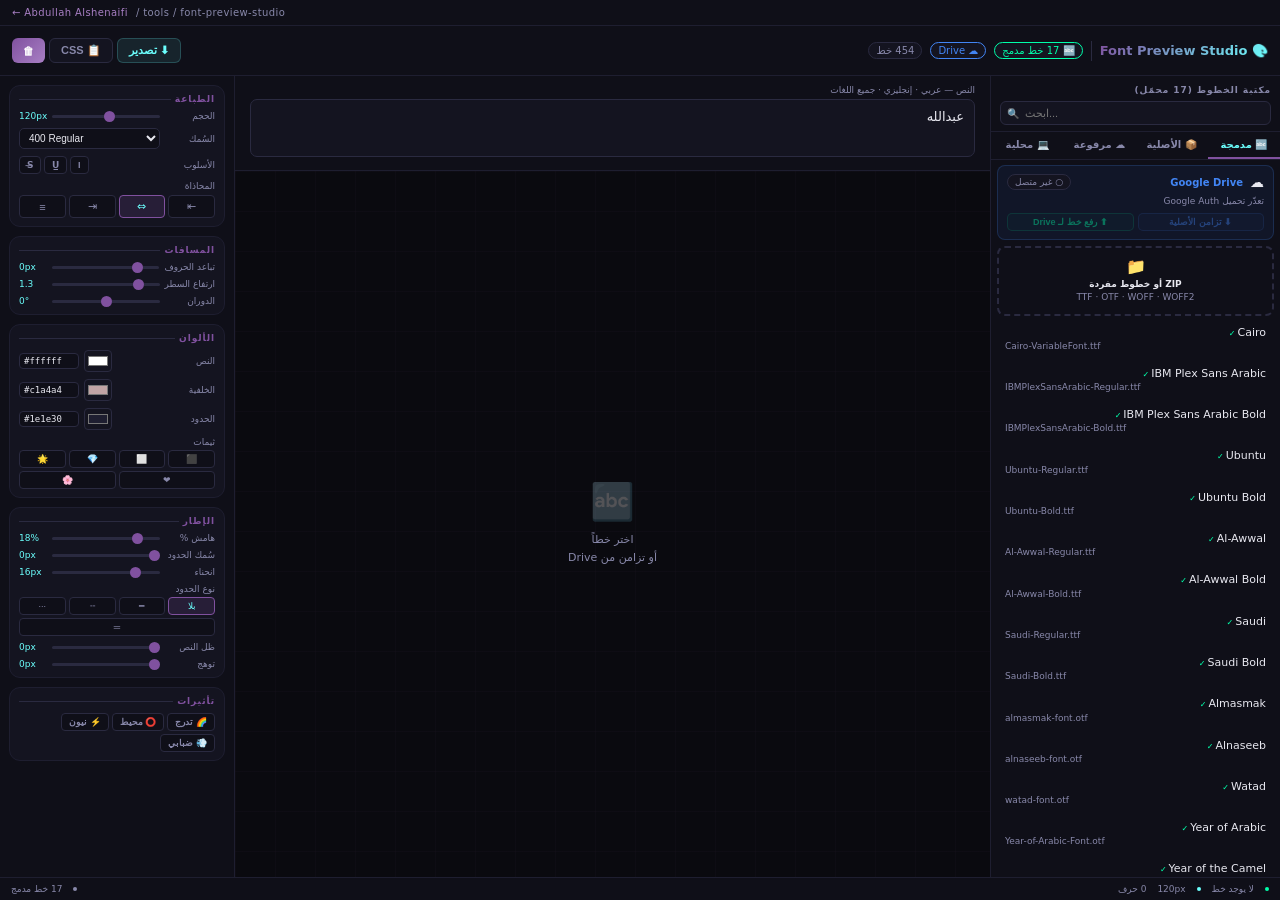
<file: tools/font-preview-studio/index.html>
<!DOCTYPE html>
<html lang="ar" dir="rtl">
<head>
<meta charset="UTF-8">
<meta name="viewport" content="width=device-width,initial-scale=1">
<title>Font Preview Studio — معاينة الخطوط</title>
<meta name="description" content="Font Preview Studio — preview, compare and test fonts in your browser with built-in Arabic fonts (Cairo and more), custom text and instant styling. استوديو معاينة الخطوط: جرّب وقارن الخطوط العربية والإنجليزية مباشرة." />
<meta name="author" content="Abdullah Alshenaifi" />
<meta name="robots" content="index, follow, max-image-preview:large" />
<meta name="theme-color" content="#0c0a0f" />
<link rel="canonical" href="https://aashenaifi.com/tools/font-preview-studio/" />
<link rel="icon" href="../../favicon.svg" type="image/svg+xml" />
<meta property="og:type" content="website" />
<meta property="og:site_name" content="Abdullah Alshenaifi" />
<meta property="og:title" content="Font Preview Studio — معاينة الخطوط" />
<meta property="og:description" content="Preview and compare fonts in your browser with built-in Arabic fonts, custom text and instant styling." />
<meta property="og:url" content="https://aashenaifi.com/tools/font-preview-studio/" />
<meta property="og:image" content="https://aashenaifi.com/og-image.png" />
<meta property="og:locale" content="ar_SA" />
<meta property="og:locale:alternate" content="en_US" />
<meta name="twitter:card" content="summary_large_image" />
<meta name="twitter:title" content="Font Preview Studio — معاينة الخطوط" />
<meta name="twitter:description" content="Preview and compare fonts in your browser with built-in Arabic fonts and custom text." />
<meta name="twitter:image" content="https://aashenaifi.com/og-image.png" />
<script type="application/ld+json">
{"@context":"https://schema.org","@type":"WebApplication","name":"Font Preview Studio","url":"https://aashenaifi.com/tools/font-preview-studio/","description":"Preview, compare and test fonts in your browser with built-in Arabic fonts (Cairo and more), custom text and instant styling.","applicationCategory":"DesignApplication","operatingSystem":"Any (web browser)","inLanguage":["ar","en"],"offers":{"@type":"Offer","price":"0","priceCurrency":"USD"},"author":{"@type":"Person","name":"Abdullah Alshenaifi","url":"https://aashenaifi.com/"},"isPartOf":{"@type":"WebSite","url":"https://aashenaifi.com/"}}
</script>
<style>
:root{--bg:#0a0a0f;--bg2:#0f0f18;--bg3:#141420;--b:#1e1e30;--b2:#2a2a40;--ac:#80519f;--ac2:#a87fc4;--cy:#6bfffd;--tx:#e8e8f0;--tx2:#8888aa;--red:#ff4466;--gr:#00ffaa;--pw:290px;--r:11px}
*{box-sizing:border-box;margin:0;padding:0}
body{background:var(--bg);color:var(--tx);font-family:'Segoe UI',system-ui,sans-serif;height:100vh;overflow:hidden;display:flex;flex-direction:column}
.topbar{height:50px;background:var(--bg2);border-bottom:1px solid var(--b);display:flex;align-items:center;padding:0 12px;gap:8px;flex-shrink:0}
.logo{font-size:13px;font-weight:700;background:linear-gradient(135deg,var(--ac),var(--cy));-webkit-background-clip:text;-webkit-text-fill-color:transparent;background-clip:text;white-space:nowrap}
.sep{width:1px;height:20px;background:var(--b2)}
.badge{font-size:10px;color:var(--tx2);padding:2px 7px;background:var(--bg3);border-radius:20px;border:1px solid var(--b2);white-space:nowrap}
.badge.ok{border-color:var(--gr);color:var(--gr)}
.badge.warn{border-color:#ffaa00;color:#ffaa00}
.badge.dr{border-color:#4285f4;color:#4285f4}
.sp{flex:1}
.btn{padding:5px 11px;border-radius:6px;border:none;font-size:11px;font-weight:600;cursor:pointer;transition:all .16s;white-space:nowrap}
.ghost{background:var(--bg3);color:var(--tx2);border:1px solid var(--b2)}
.ghost:hover{border-color:var(--ac);color:var(--tx)}
.prim{background:linear-gradient(135deg,var(--ac),var(--ac2));color:#fff}
.prim:hover{opacity:.9}
.cy-btn{background:rgba(107,255,253,.09);color:var(--cy);border:1px solid rgba(107,255,253,.2)}
.cy-btn:hover{background:rgba(107,255,253,.16)}
.dr-btn{background:rgba(66,133,244,.1);color:#4285f4;border:1px solid rgba(66,133,244,.25)}
.dr-btn:hover{background:rgba(66,133,244,.18)}
.main{display:flex;flex:1;overflow:hidden}
/* LEFT PANEL */
.fp{width:var(--pw);background:var(--bg2);border-left:1px solid var(--b);display:flex;flex-direction:column;flex-shrink:0;overflow:hidden}
.phdr{padding:9px 9px 6px;border-bottom:1px solid var(--b);flex-shrink:0;display:flex;flex-direction:column;gap:6px}
.ptitle{font-size:9px;color:var(--tx2);text-transform:uppercase;letter-spacing:.1em;font-weight:700}
.sw{position:relative}
.sw input{width:100%;background:var(--bg3);border:1px solid var(--b2);color:var(--tx);padding:5px 9px 5px 24px;border-radius:6px;font-size:11px;outline:none;transition:border-color .2s;direction:ltr}
.sw input:focus{border-color:var(--ac)}
.si{position:absolute;left:7px;top:50%;transform:translateY(-50%);color:var(--tx2);font-size:10px;pointer-events:none}
/* TABS */
.tabs{display:flex;border-bottom:1px solid var(--b);flex-shrink:0}
.tab{flex:1;padding:7px 4px;text-align:center;font-size:10px;cursor:pointer;color:var(--tx2);transition:all .13s;border-bottom:2px solid transparent;font-weight:600}
.tab:hover{color:var(--tx)}
.tab.on{color:var(--cy);border-bottom-color:var(--ac)}
/* UPLOAD */
.uz{margin:6px 6px 0;padding:9px 7px;border:2px dashed var(--b2);border-radius:8px;text-align:center;cursor:pointer;transition:all .18s;flex-shrink:0}
.uz:hover{border-color:var(--ac);background:rgba(128,81,159,.04)}
.uz.drag{border-color:var(--cy)}
.uz.loaded{border-color:var(--gr);background:rgba(0,255,170,.03)}
.uzi{font-size:16px;margin-bottom:2px}
.uzt{font-size:9px;color:var(--tx2);line-height:1.5}
.uzt strong{color:var(--tx)}
.uzp{margin-top:4px;height:3px;background:var(--b);border-radius:3px;overflow:hidden;display:none}
.uzbar{height:100%;background:linear-gradient(90deg,var(--ac),var(--cy));width:0%;transition:width .15s}
#fi{display:none}
/* DRIVE STATUS */
.dr-panel{margin:5px 6px 0;background:rgba(66,133,244,.07);border:1px solid rgba(66,133,244,.2);border-radius:8px;padding:8px 9px;flex-shrink:0}
.dr-row{display:flex;align-items:center;gap:7px;margin-bottom:5px}
.dr-row:last-child{margin-bottom:0}
.dr-ico{font-size:14px}
.dr-lbl{font-size:10px;color:#4285f4;font-weight:600;flex:1}
.dr-stat{font-size:9px;color:var(--tx2);line-height:1.4;margin-bottom:5px}
.dr-btns{display:flex;gap:4px}
.dr-micro{flex:1;padding:3px 6px;border-radius:5px;font-size:9px;font-weight:600;cursor:pointer;border:1px solid rgba(66,133,244,.3);background:rgba(66,133,244,.08);color:#4285f4;transition:all .13s}
.dr-micro:hover{background:rgba(66,133,244,.16)}
.dr-micro.gr{border-color:rgba(0,255,170,.3);background:rgba(0,255,170,.06);color:var(--gr)}
.dr-micro:disabled{opacity:.4;cursor:not-allowed}
/* FONT LIST */
.fl{flex:1;overflow-y:auto;padding:3px 5px 5px}
.fl::-webkit-scrollbar{width:3px}
.fl::-webkit-scrollbar-thumb{background:var(--b2);border-radius:3px}
.fi{padding:6px 8px;border-radius:7px;cursor:pointer;transition:all .12s;margin-bottom:2px;border:1px solid transparent}
.fi:hover{background:var(--bg3);border-color:var(--b2)}
.fi.active{background:rgba(128,81,159,.14);border-color:rgba(128,81,159,.38)}
.fi.ok .fn::after{content:'✓';color:var(--gr);font-size:8px;margin-right:2px}
.fi.miss .fn{opacity:.35}
.fi.user .fn::before{content:'★ ';color:#ffaa00;font-size:9px}
.fi.dr-loaded .fn::before{content:'☁ ';color:#4285f4;font-size:9px}
.fn{font-size:11px;color:var(--tx);line-height:1.3}
.ff{font-size:9px;color:var(--tx2);margin-top:1px;overflow:hidden;text-overflow:ellipsis;white-space:nowrap;direction:ltr}
.fi.active .fn{color:var(--cy)}
/* CENTER */
.pa{flex:1;display:flex;flex-direction:column;overflow:hidden;background:var(--bg)}
.ts{padding:9px 15px;border-bottom:1px solid var(--b);flex-shrink:0;background:var(--bg2)}
.tlbl{font-size:9px;color:var(--tx2);margin-bottom:4px;text-align:right}
.tf{width:100%;background:var(--bg3);border:1px solid var(--b2);color:var(--tx);padding:7px 10px;border-radius:7px;font-size:13px;outline:none;resize:none;min-height:48px;transition:border-color .2s;font-family:inherit;line-height:1.6}
.tf:focus{border-color:var(--ac)}
.cw{flex:1;overflow:auto;display:flex;align-items:center;justify-content:center;padding:22px;position:relative}
.gbg{position:absolute;inset:0;background-image:linear-gradient(rgba(128,81,159,.03) 1px,transparent 1px),linear-gradient(90deg,rgba(128,81,159,.03) 1px,transparent 1px);background-size:40px 40px;pointer-events:none}
#pbox{position:relative;z-index:1;display:inline-block;transition:all .2s;max-width:92%}
#ptxt{transition:all .18s;word-break:break-word;white-space:pre-wrap;display:block}
.empty{display:flex;flex-direction:column;align-items:center;gap:8px;color:var(--tx2);text-align:center;padding:28px}
.empty .ei{font-size:36px;opacity:.3}
.empty p{font-size:11px;line-height:1.6}
/* RIGHT PANEL */
.cp{width:235px;background:var(--bg2);border-right:1px solid var(--b);overflow-y:auto;padding:9px;flex-shrink:0;display:flex;flex-direction:column;gap:9px}
.cp::-webkit-scrollbar{width:3px}
.cp::-webkit-scrollbar-thumb{background:var(--b2);border-radius:3px}
.cs{background:var(--bg3);border:1px solid var(--b);border-radius:var(--r);padding:8px 9px}
.ct{font-size:9px;color:var(--ac);text-transform:uppercase;letter-spacing:.1em;font-weight:700;margin-bottom:7px;display:flex;align-items:center;gap:4px}
.ct::after{content:'';flex:1;height:1px;background:var(--b2)}
.cr{display:flex;align-items:center;justify-content:space-between;margin-bottom:7px;gap:5px}
.cr:last-child{margin-bottom:0}
.cl{font-size:9px;color:var(--tx2);flex-shrink:0;min-width:50px}
.cr2{-webkit-appearance:none;width:100%;height:3px;background:var(--b2);border-radius:3px;outline:none;cursor:pointer}
.cr2::-webkit-slider-thumb{-webkit-appearance:none;width:11px;height:11px;border-radius:50%;background:var(--ac);cursor:pointer}
.rv{font-size:9px;color:var(--cy);min-width:28px;text-align:left;flex-shrink:0}
.csel{background:var(--bg2);border:1px solid var(--b2);color:var(--tx);border-radius:5px;padding:3px 5px;font-size:10px;outline:none;cursor:pointer;width:100%;direction:ltr}
.csel:focus{border-color:var(--ac)}
.clrw{display:flex;align-items:center;gap:5px;margin-bottom:7px}
.clrw:last-child{margin-bottom:0}
.cll{font-size:9px;color:var(--tx2);flex:1}
.cpk{width:28px;height:22px;border:1px solid var(--b2);border-radius:4px;cursor:pointer;background:none;padding:1px}
.chx{background:var(--bg2);border:1px solid var(--b2);color:var(--tx);padding:2px 4px;border-radius:4px;font-size:9px;width:60px;outline:none;direction:ltr;font-family:monospace}
.chx:focus{border-color:var(--ac)}
.tbr{display:flex;gap:3px;flex-wrap:wrap}
.tb{padding:3px 7px;border-radius:4px;font-size:9px;font-weight:600;cursor:pointer;border:1px solid var(--b2);background:var(--bg2);color:var(--tx2);transition:all .12s}
.tb:hover{border-color:var(--ac);color:var(--tx)}
.tb.on{background:rgba(128,81,159,.18);border-color:var(--ac);color:var(--cy)}
.abr{display:flex;gap:3px}
.ab{flex:1;padding:4px;border-radius:4px;border:1px solid var(--b2);background:var(--bg2);color:var(--tx2);cursor:pointer;font-size:11px;transition:all .12s;text-align:center}
.ab:hover{border-color:var(--ac)}
.ab.on{background:rgba(128,81,159,.18);border-color:var(--ac);color:var(--cy)}
.bsb{flex:1;min-width:38px;padding:3px 4px;font-size:9px;border-radius:4px;border:1px solid var(--b2);background:var(--bg2);color:var(--tx2);cursor:pointer;transition:all .12s;text-align:center}
.bsb:hover{border-color:var(--ac)}
.bsb.on{background:rgba(128,81,159,.18);border-color:var(--ac);color:var(--cy)}
.cfb{display:flex;align-items:center;gap:6px;background:rgba(128,81,159,.09);border:1px solid rgba(128,81,159,.26);border-radius:7px;padding:5px 8px}
.cfd{width:6px;height:6px;border-radius:50%;background:var(--ac);flex-shrink:0}
.cfn{font-size:10px;color:var(--cy);overflow:hidden;text-overflow:ellipsis;white-space:nowrap}
.ew{position:relative}
.em{position:absolute;top:calc(100% + 5px);left:0;background:var(--bg2);border:1px solid var(--b2);border-radius:8px;padding:4px;z-index:50;min-width:140px;display:none;box-shadow:0 8px 24px rgba(0,0,0,.5)}
.em.open{display:block}
.ei2{padding:6px 9px;border-radius:4px;cursor:pointer;font-size:10px;color:var(--tx);transition:background .12s;display:flex;align-items:center;gap:6px}
.ei2:hover{background:rgba(128,81,159,.12)}
.ext{color:var(--tx2);font-size:8px}
.sb{height:23px;background:var(--bg2);border-top:1px solid var(--b);display:flex;align-items:center;padding:0 11px;gap:11px;font-size:9px;color:var(--tx2);flex-shrink:0}
.sd{width:4px;height:4px;border-radius:50%;background:var(--gr)}
.sd.c{background:var(--cy)}
.sd.b{background:#4285f4}
.toast{position:fixed;bottom:30px;left:50%;transform:translateX(-50%) translateY(60px);background:var(--bg3);border:1px solid var(--b2);color:var(--tx);padding:7px 15px;border-radius:7px;font-size:11px;z-index:200;transition:transform .25s;white-space:nowrap}
.toast.show{transform:translateX(-50%) translateY(0)}
.toast.ok{border-color:var(--gr);color:var(--gr)}
.toast.err{border-color:var(--red);color:var(--red)}
.toast.dr{border-color:#4285f4;color:#4285f4}
.banner{background:rgba(128,81,159,.09);border-bottom:1px solid rgba(128,81,159,.25);padding:5px 11px;font-size:10px;color:var(--tx);display:flex;align-items:center;gap:7px;flex-shrink:0}
.banner button{background:var(--ac);color:#fff;border:none;padding:3px 9px;border-radius:5px;font-size:9px;font-weight:700;cursor:pointer}
.banner.hidden{display:none}
.spin{display:inline-block;animation:spin .7s linear infinite}
@keyframes spin{to{transform:rotate(360deg)}}
.backbar{height:26px;background:var(--bg2);border-bottom:1px solid var(--b);display:flex;align-items:center;
  padding:0 12px;gap:8px;flex-shrink:0;font-size:10px;letter-spacing:.04em;color:var(--tx2);direction:ltr}
.backbar a{color:var(--ac2);text-decoration:none}
.backbar a:hover{opacity:.75}
</style>
</head>
<body>

<div class="backbar"><a href="../../index.html">← Abdullah Alshenaifi</a><span>/ tools / font-preview-studio</span></div>
<div class="topbar">
  <div class="logo">🎨 Font Preview Studio</div>
  <div class="sep"></div>
  <div class="badge" id="dbBadge">⏳ تحميل...</div>
  <div class="badge dr hidden" id="drBadge">☁ Drive</div>
  <div class="badge" id="fcBadge">437 خط</div>
  <div class="sp"></div>
  <div style="display:flex;gap:4px">
    <div class="ew" id="ew">
      <button class="btn cy-btn" onclick="toggleEM()">⬇ تصدير</button>
      <div class="em" id="em">
        <div class="ei2" onclick="exportAs('svg')">📐 SVG <span class="ext">مضمّن الخط</span></div>
        <div class="ei2" onclick="exportAs('png')">🖼 PNG <span class="ext">شفاف</span></div>
        <div class="ei2" onclick="exportAs('jpg')">📷 JPEG</div>
      </div>
    </div>
    <button class="btn ghost" onclick="copyCSS()">📋 CSS</button>
    <button class="btn prim" onclick="clearDB()">🗑</button>
  </div>
</div>

<div class="banner hidden" id="banner">
  <span>👆 ارفع الـ ZIP مرة وحدة أو تزامن من Drive</span>
  <button onclick="document.getElementById('fi').click()">رفع ZIP</button>
</div>

<div class="main">
<!-- ═══ LEFT ═══ -->
<div class="fp">
  <div class="phdr">
    <div class="ptitle">مكتبة الخطوط (<span id="lc">0</span> محمّل)</div>
    <div class="sw"><span class="si">🔍</span>
      <input type="text" id="fsearch" placeholder="ابحث..." oninput="filterFonts(this.value)">
    </div>
  </div>

  <!-- TABS -->
  <div class="tabs">
    <div class="tab on" id="tab-builtin"    onclick="switchTab('builtin')">🔤 مدمجة</div>
    <div class="tab"    id="tab-installed"  onclick="switchTab('installed')">📦 الأصلية</div>
    <div class="tab"    id="tab-uploaded"   onclick="switchTab('uploaded')">☁ مرفوعة</div>
    <div class="tab"    id="tab-local"      onclick="switchTab('local')">💻 محلية</div>
  </div>

  <!-- DRIVE PANEL -->
  <div class="dr-panel">
    <div class="dr-row">
      <span class="dr-ico">☁</span>
      <span class="dr-lbl">Google Drive</span>
      <span id="drOnlineBadge" class="badge" style="font-size:9px">—</span>
    </div>
    <div class="dr-stat" id="drStat">يتصل بـ Drive تلقائياً...</div>
    <div class="dr-btns">
      <button class="dr-micro" id="btnSyncInstalled" onclick="syncDriveFolder('installed')" disabled>
        ⬇ تزامن الأصلية
      </button>
      <button class="dr-micro gr" id="btnUploadFont" onclick="uploadSelectedToDrive()" disabled>
        ⬆ رفع خط لـ Drive
      </button>
    </div>
  </div>

  <!-- LOCAL UPLOAD -->
  <div class="uz" id="uz" onclick="document.getElementById('fi').click()"
       ondragover="oDO(event)" ondragleave="oDL()" ondrop="oDD(event)">
    <div class="uzi" id="uzi">📁</div>
    <div class="uzt" id="uzt"><strong>ZIP أو خطوط مفردة</strong><br>TTF · OTF · WOFF · WOFF2</div>
    <div class="uzp" id="uzp"><div class="uzbar" id="uzb"></div></div>
    <input type="file" id="fi" accept=".ttf,.otf,.woff,.woff2,.zip,.TTF,.OTF" multiple onchange="handleFiles(this.files)">
  </div>

  <div class="fl" id="fl"></div>
</div>

<!-- ═══ CENTER ═══ -->
<div class="pa">
  <div class="ts">
    <div class="tlbl">النص — عربي · إنجليزي · جميع اللغات</div>
    <textarea class="tf" id="ptxt-in" oninput="updatePreview()">عبدالله</textarea>
  </div>
  <div class="cw" id="cw">
    <div class="gbg"></div>
    <div id="pbox">
      <div class="empty"><div class="ei">🔤</div><p>اختر خطاً<br>أو تزامن من Drive</p></div>
    </div>
  </div>
</div>

<!-- ═══ RIGHT ═══ -->
<div class="cp">
  <div class="cfb" id="cfb" style="display:none">
    <div class="cfd"></div>
    <div class="cfn" id="cfn">—</div>
  </div>

  <div class="cs">
    <div class="ct">الطباعة</div>
    <div class="cr"><span class="cl">الحجم</span>
      <input type="range" class="cr2" id="fs" min="8" max="250" value="120" oninput="updatePreview();document.getElementById('fsv').textContent=this.value+'px'">
      <span class="rv" id="fsv">120px</span>
    </div>
    <div class="cr"><span class="cl">السُمك</span>
      <select class="csel" id="fw" onchange="updatePreview()">
        <option value="100">100 Thin</option><option value="200">200 ExtraLight</option>
        <option value="300">300 Light</option><option value="400" selected>400 Regular</option>
        <option value="500">500 Medium</option><option value="600">600 SemiBold</option>
        <option value="700">700 Bold</option><option value="800">800 ExtraBold</option>
        <option value="900">900 Black</option>
      </select>
    </div>
    <div class="cr"><span class="cl">الأسلوب</span>
      <div class="tbr">
        <button class="tb" id="ib" onclick="tog('italic')">I</button>
        <button class="tb" id="ub" onclick="tog('underline')">U̲</button>
        <button class="tb" id="sb2" onclick="tog('strike')">S̶</button>
      </div>
    </div>
    <div><div class="cl" style="margin-bottom:4px">المحاذاة</div>
      <div class="abr">
        <button class="ab" data-a="right"   onclick="setA('right')">⇤</button>
        <button class="ab on" data-a="center" onclick="setA('center')">⇔</button>
        <button class="ab" data-a="left"    onclick="setA('left')">⇥</button>
        <button class="ab" data-a="justify" onclick="setA('justify')">≡</button>
      </div>
    </div>
  </div>

  <div class="cs">
    <div class="ct">المسافات</div>
    <div class="cr"><span class="cl">تباعد الحروف</span>
      <input type="range" class="cr2" id="ls" min="-10" max="50" value="0" step="0.5" oninput="updatePreview();document.getElementById('lsv').textContent=this.value+'px'">
      <span class="rv" id="lsv">0px</span>
    </div>
    <div class="cr"><span class="cl">ارتفاع السطر</span>
      <input type="range" class="cr2" id="lh" min="0.8" max="4" value="1.3" step="0.05" oninput="updatePreview();document.getElementById('lhv').textContent=this.value">
      <span class="rv" id="lhv">1.3</span>
    </div>
    <div class="cr"><span class="cl">الدوران</span>
      <input type="range" class="cr2" id="rot" min="-180" max="180" value="0" oninput="updatePreview();document.getElementById('rv2').textContent=this.value+'°'">
      <span class="rv" id="rv2">0°</span>
    </div>
  </div>

  <div class="cs">
    <div class="ct">الألوان</div>
    <div class="clrw"><span class="cll">النص</span>
      <input type="color" class="cpk" id="tcp" value="#ffffff" oninput="sc('tc',this.value)">
      <input type="text"  class="chx" id="tch" value="#ffffff" oninput="sh('tc',this.value)">
    </div>
    <div class="clrw"><span class="cll">الخلفية</span>
      <input type="color" class="cpk" id="bgp" value="#c1a4a4" oninput="sc('bg',this.value)">
      <input type="text"  class="chx" id="bgh" value="#c1a4a4" oninput="sh('bg',this.value)">
    </div>
    <div class="clrw"><span class="cll">الحدود</span>
      <input type="color" class="cpk" id="bcp" value="#1e1e30" oninput="sc('bc',this.value)">
      <input type="text"  class="chx" id="bch" value="#1e1e30" oninput="sh('bc',this.value)">
    </div>
    <div style="margin-top:6px"><div class="cl" style="margin-bottom:3px">ثيمات</div>
      <div class="tbr">
        <button class="bsb" onclick="aT('#fff','#000','#333')">⬛</button>
        <button class="bsb" onclick="aT('#111','#fff','#ccc')">⬜</button>
        <button class="bsb" onclick="aT('#6bfffd','#0a0a0f','#4e00f4')">💎</button>
        <button class="bsb" onclick="aT('#ffd700','#120c00','#8b6')">🌟</button>
        <button class="bsb" onclick="aT('#ff6b6b','#0f0008','#4a0')">❤</button>
        <button class="bsb" onclick="aT('#fff','#c1a4a4','#9a8')">🌸</button>
      </div>
    </div>
  </div>

  <div class="cs">
    <div class="ct">الإطار</div>
    <div class="cr"><span class="cl">هامش %</span>
      <input type="range" class="cr2" id="padp" min="5" max="80" value="18" oninput="updatePreview();document.getElementById('ppv').textContent=this.value+'%'">
      <span class="rv" id="ppv">18%</span>
    </div>
    <div class="cr"><span class="cl">سُمك الحدود</span>
      <input type="range" class="cr2" id="bw" min="0" max="20" value="0" oninput="updatePreview();document.getElementById('bwv').textContent=this.value+'px'">
      <span class="rv" id="bwv">0px</span>
    </div>
    <div class="cr"><span class="cl">انحناء</span>
      <input type="range" class="cr2" id="br" min="0" max="80" value="16" oninput="updatePreview();document.getElementById('brv').textContent=this.value+'px'">
      <span class="rv" id="brv">16px</span>
    </div>
    <div style="margin-bottom:6px"><div class="cl" style="margin-bottom:3px">نوع الحدود</div>
      <div class="tbr">
        <button class="bsb on" data-bs="none"   onclick="setBS('none')">بلا</button>
        <button class="bsb"    data-bs="solid"  onclick="setBS('solid')">━</button>
        <button class="bsb"    data-bs="dashed" onclick="setBS('dashed')">╌</button>
        <button class="bsb"    data-bs="dotted" onclick="setBS('dotted')">···</button>
        <button class="bsb"    data-bs="double" onclick="setBS('double')">═</button>
      </div>
    </div>
    <div class="cr"><span class="cl">ظل النص</span>
      <input type="range" class="cr2" id="ts2" min="0" max="30" value="0" oninput="updatePreview();document.getElementById('tsv').textContent=this.value+'px'">
      <span class="rv" id="tsv">0px</span>
    </div>
    <div class="cr"><span class="cl">توهج</span>
      <input type="range" class="cr2" id="gl" min="0" max="50" value="0" oninput="updatePreview();document.getElementById('glv').textContent=this.value+'px'">
      <span class="rv" id="glv">0px</span>
    </div>
  </div>

  <div class="cs">
    <div class="ct">تأثيرات</div>
    <div class="tbr">
      <button class="tb" id="gradientBtn" onclick="tFX('gradient')">🌈 تدرج</button>
      <button class="tb" id="outlineBtn"  onclick="tFX('outline')">⭕ محيط</button>
      <button class="tb" id="neonBtn"     onclick="tFX('neon')">⚡ نيون</button>
      <button class="tb" id="blurBtn"     onclick="tFX('blur')">💨 ضبابي</button>
    </div>
  </div>
</div>
</div>

<div class="sb">
  <div class="sd"></div><span id="stf">لا يوجد خط</span>
  <div class="sd c"></div><span id="sts">120px</span>
  <span id="stc">0 حرف</span>
  <div class="sp"></div>
  <div class="sd b" id="drDot" style="background:var(--tx2)"></div>
  <span id="stdb">Drive: غير متصل</span>
</div>

<div class="toast" id="toast"></div>

<script>
const BUILTIN_CATALOG=[
  {"file": "Cairo-VariableFont.ttf", "name": "Cairo"},
  {"file": "IBMPlexSansArabic-Regular.ttf", "name": "IBM Plex Sans Arabic"},
  {"file": "IBMPlexSansArabic-Bold.ttf", "name": "IBM Plex Sans Arabic Bold"},
  {"file": "Ubuntu-Regular.ttf", "name": "Ubuntu"},
  {"file": "Ubuntu-Bold.ttf", "name": "Ubuntu Bold"},
  {"file": "Al-Awwal-Regular.ttf", "name": "Al-Awwal"},
  {"file": "Al-Awwal-Bold.ttf", "name": "Al-Awwal Bold"},
  {"file": "Saudi-Regular.ttf", "name": "Saudi"},
  {"file": "Saudi-Bold.ttf", "name": "Saudi Bold"},
  {"file": "almasmak-font.otf", "name": "Almasmak"},
  {"file": "alnaseeb-font.otf", "name": "Alnaseeb"},
  {"file": "watad-font.otf", "name": "Watad"},
  {"file": "Year-of-Arabic-Font.otf", "name": "Year of Arabic"},
  {"file": "TheYearofTheCamel-Medium.otf", "name": "Year of the Camel"},
  {"file": "TheYearofHandicrafts-Regular.otf", "name": "Year of Handicrafts"},
  {"file": "Solar6VF.ttf", "name": "Solar"},
  {"file": "saudi_riyal.ttf", "name": "Saudi Riyal Symbol"},
];
const FONT_CATALOG=[
  {"file": "Adobe Arabic Bold - [UrduFonts.com].otf", "name": "Adobe Arabic Bold"},
  {"file": "Adobe Arabic Bold Italic - [UrduFonts.com].otf", "name": "Adobe Arabic Bold Italic"},
  {"file": "Adobe Arabic Italic - [UrduFonts.com].otf", "name": "Adobe Arabic Italic"},
  {"file": "Adobe Arabic Regular - [UrduFonts.com].ttf", "name": "Adobe Arabic Regular"},
  {"file": "AGENCYB.TTF", "name": "AGENCYB"},
  {"file": "AGENCYR.TTF", "name": "AGENCYR"},
  {"file": "AKHBR.TTF", "name": "AKHBR"},
  {"file": "AKHBRBD.TTF", "name": "AKHBRBD"},
  {"file": "Al-Awwal-Bold.ttf", "name": "Al-Awwal-Bold"},
  {"file": "Al-Awwal-Regular.ttf", "name": "Al-Awwal-Regular"},
  {"file": "aldhabi.ttf", "name": "aldhabi"},
  {"file": "ALGER.TTF", "name": "ALGER"},
  {"file": "almasmak-font.otf", "name": "almasmak-font"},
  {"file": "alnaseeb-font.otf", "name": "alnaseeb-font"},
  {"file": "andlso.ttf", "name": "andlso"},
  {"file": "ANTQUAB.TTF", "name": "ANTQUAB"},
  {"file": "ANTQUABI.TTF", "name": "ANTQUABI"},
  {"file": "ANTQUAI.TTF", "name": "ANTQUAI"},
  {"file": "ARABSQ.TTF", "name": "ARABSQ"},
  {"file": "arabtype.ttf", "name": "arabtype"},
  {"file": "ARBSQDTP.TTF", "name": "ARBSQDTP"},
  {"file": "arial.ttf", "name": "arial"},
  {"file": "arialbd.ttf", "name": "arialbd"},
  {"file": "arialbi.ttf", "name": "arialbi"},
  {"file": "ariali.ttf", "name": "ariali"},
  {"file": "ARIALN.TTF", "name": "ARIALN"},
  {"file": "ARIALNB.TTF", "name": "ARIALNB"},
  {"file": "ARIALNBI.TTF", "name": "ARIALNBI"},
  {"file": "ARIALNI.TTF", "name": "ARIALNI"},
  {"file": "ariblk.ttf", "name": "ariblk"},
  {"file": "ARLRDBD.TTF", "name": "ARLRDBD"},
  {"file": "ba790ed5-7463-4fcc-96d1-4849d1d663a4.ttf", "name": "ba790ed5-7463-4fcc-96d1-4849d1d663a4"},
  {"file": "bahnschrift.ttf", "name": "bahnschrift"},
  {"file": "BASKVILL.TTF", "name": "BASKVILL"},
  {"file": "BAUHS93.TTF", "name": "BAUHS93"},
  {"file": "BELL.TTF", "name": "BELL"},
  {"file": "BELLB.TTF", "name": "BELLB"},
  {"file": "BELLI.TTF", "name": "BELLI"},
  {"file": "BERNHC.TTF", "name": "BERNHC"},
  {"file": "BKANT.TTF", "name": "BKANT"},
  {"file": "BLDITLAR.TTF", "name": "BLDITLAR"},
  {"file": "BOD_B.TTF", "name": "BOD_B"},
  {"file": "BOD_BI.TTF", "name": "BOD_BI"},
  {"file": "BOD_BLAI.TTF", "name": "BOD_BLAI"},
  {"file": "BOD_BLAR.TTF", "name": "BOD_BLAR"},
  {"file": "BOD_CB.TTF", "name": "BOD_CB"},
  {"file": "BOD_CBI.TTF", "name": "BOD_CBI"},
  {"file": "BOD_CI.TTF", "name": "BOD_CI"},
  {"file": "BOD_CR.TTF", "name": "BOD_CR"},
  {"file": "BOD_I.TTF", "name": "BOD_I"},
  {"file": "BOD_PSTC.TTF", "name": "BOD_PSTC"},
  {"file": "BOD_R.TTF", "name": "BOD_R"},
  {"file": "BOOKOS.TTF", "name": "BOOKOS"},
  {"file": "BOOKOSB.TTF", "name": "BOOKOSB"},
  {"file": "BOOKOSBI.TTF", "name": "BOOKOSBI"},
  {"file": "BOOKOSI.TTF", "name": "BOOKOSI"},
  {"file": "BRADHITC.TTF", "name": "BRADHITC"},
  {"file": "BRITANIC.TTF", "name": "BRITANIC"},
  {"file": "BRLNSB.TTF", "name": "BRLNSB"},
  {"file": "BRLNSDB.TTF", "name": "BRLNSDB"},
  {"file": "BRLNSR.TTF", "name": "BRLNSR"},
  {"file": "BROADW.TTF", "name": "BROADW"},
  {"file": "BRUSHSCI.TTF", "name": "BRUSHSCI"},
  {"file": "BSSYM7.TTF", "name": "BSSYM7"},
  {"file": "Cairo-Black.ttf", "name": "Cairo-Black"},
  {"file": "Cairo-Bold.ttf", "name": "Cairo-Bold"},
  {"file": "Cairo-ExtraBold.ttf", "name": "Cairo-ExtraBold"},
  {"file": "Cairo-ExtraLight.ttf", "name": "Cairo-ExtraLight"},
  {"file": "Cairo-Light.ttf", "name": "Cairo-Light"},
  {"file": "Cairo-Medium.ttf", "name": "Cairo-Medium"},
  {"file": "Cairo-SemiBold.ttf", "name": "Cairo-SemiBold"},
  {"file": "Cairo-VariableFont_slnt,wght.ttf", "name": "Cairo-VariableFont_slnt,wght"},
  {"file": "calibri.ttf", "name": "calibri"},
  {"file": "calibrib.ttf", "name": "calibrib"},
  {"file": "calibrii.ttf", "name": "calibrii"},
  {"file": "calibril.ttf", "name": "calibril"},
  {"file": "calibrili.ttf", "name": "calibrili"},
  {"file": "calibriz.ttf", "name": "calibriz"},
  {"file": "CALIFB.TTF", "name": "CALIFB"},
  {"file": "CALIFI.TTF", "name": "CALIFI"},
  {"file": "CALIFR.TTF", "name": "CALIFR"},
  {"file": "CALIST.TTF", "name": "CALIST"},
  {"file": "CALISTB.TTF", "name": "CALISTB"},
  {"file": "CALISTBI.TTF", "name": "CALISTBI"},
  {"file": "CALISTI.TTF", "name": "CALISTI"},
  {"file": "cambriab.ttf", "name": "cambriab"},
  {"file": "cambriai.ttf", "name": "cambriai"},
  {"file": "cambriaz.ttf", "name": "cambriaz"},
  {"file": "Candara.ttf", "name": "Candara"},
  {"file": "Candarab.ttf", "name": "Candarab"},
  {"file": "Candarai.ttf", "name": "Candarai"},
  {"file": "Candaral.ttf", "name": "Candaral"},
  {"file": "Candarali.ttf", "name": "Candarali"},
  {"file": "Candaraz.ttf", "name": "Candaraz"},
  {"file": "CASTELAR.TTF", "name": "CASTELAR"},
  {"file": "CENSCBK.TTF", "name": "CENSCBK"},
  {"file": "CENTAUR.TTF", "name": "CENTAUR"},
  {"file": "CENTURY.TTF", "name": "CENTURY"},
  {"file": "CHILLER.TTF", "name": "CHILLER"},
  {"file": "COLONNA.TTF", "name": "COLONNA"},
  {"file": "comic.ttf", "name": "comic"},
  {"file": "comicbd.ttf", "name": "comicbd"},
  {"file": "comici.ttf", "name": "comici"},
  {"file": "comicz.ttf", "name": "comicz"},
  {"file": "consola.ttf", "name": "consola"},
  {"file": "consolab.ttf", "name": "consolab"},
  {"file": "consolai.ttf", "name": "consolai"},
  {"file": "consolaz.ttf", "name": "consolaz"},
  {"file": "constan.ttf", "name": "constan"},
  {"file": "constanb.ttf", "name": "constanb"},
  {"file": "constani.ttf", "name": "constani"},
  {"file": "constanz.ttf", "name": "constanz"},
  {"file": "COOPBL.TTF", "name": "COOPBL"},
  {"file": "COPRGTB.TTF", "name": "COPRGTB"},
  {"file": "COPRGTL.TTF", "name": "COPRGTL"},
  {"file": "corbel.ttf", "name": "corbel"},
  {"file": "corbelb.ttf", "name": "corbelb"},
  {"file": "corbeli.ttf", "name": "corbeli"},
  {"file": "corbell.ttf", "name": "corbell"},
  {"file": "corbelli.ttf", "name": "corbelli"},
  {"file": "corbelz.ttf", "name": "corbelz"},
  {"file": "cour.ttf", "name": "cour"},
  {"file": "courbd.ttf", "name": "courbd"},
  {"file": "courbi.ttf", "name": "courbi"},
  {"file": "couri.ttf", "name": "couri"},
  {"file": "CURLZ___.TTF", "name": "CURLZ___"},
  {"file": "DIWANBNT.TTF", "name": "DIWANBNT"},
  {"file": "DIWANLTR.TTF", "name": "DIWANLTR"},
  {"file": "DTHULUTH.TTF", "name": "DTHULUTH"},
  {"file": "DTNASKH0.TTF", "name": "DTNASKH0"},
  {"file": "DTNASKH1.TTF", "name": "DTNASKH1"},
  {"file": "DTNASKH2.TTF", "name": "DTNASKH2"},
  {"file": "DTNASKH3.TTF", "name": "DTNASKH3"},
  {"file": "DTNASKH4.TTF", "name": "DTNASKH4"},
  {"file": "DUBAI-BOLD.TTF", "name": "DUBAI-BOLD"},
  {"file": "DUBAI-LIGHT.TTF", "name": "DUBAI-LIGHT"},
  {"file": "DUBAI-MEDIUM.TTF", "name": "DUBAI-MEDIUM"},
  {"file": "DUBAI-REGULAR.TTF", "name": "DUBAI-REGULAR"},
  {"file": "DWNOUTSH.TTF", "name": "DWNOUTSH"},
  {"file": "DWNSH2.TTF", "name": "DWNSH2"},
  {"file": "DWNSPOUT.TTF", "name": "DWNSPOUT"},
  {"file": "DWNSPSTR.TTF", "name": "DWNSPSTR"},
  {"file": "ebrima.ttf", "name": "ebrima"},
  {"file": "ebrimabd.ttf", "name": "ebrimabd"},
  {"file": "ELEPHNT.TTF", "name": "ELEPHNT"},
  {"file": "ELEPHNTI.TTF", "name": "ELEPHNTI"},
  {"file": "ENGR.TTF", "name": "ENGR"},
  {"file": "ERASBD.TTF", "name": "ERASBD"},
  {"file": "ERASDEMI.TTF", "name": "ERASDEMI"},
  {"file": "ERASLGHT.TTF", "name": "ERASLGHT"},
  {"file": "ERASMD.TTF", "name": "ERASMD"},
  {"file": "FELIXTI.TTF", "name": "FELIXTI"},
  {"file": "FORTE.TTF", "name": "FORTE"},
  {"file": "FRABK.TTF", "name": "FRABK"},
  {"file": "FRABKIT.TTF", "name": "FRABKIT"},
  {"file": "FRADM.TTF", "name": "FRADM"},
  {"file": "FRADMCN.TTF", "name": "FRADMCN"},
  {"file": "FRADMIT.TTF", "name": "FRADMIT"},
  {"file": "FRAHV.TTF", "name": "FRAHV"},
  {"file": "FRAHVIT.TTF", "name": "FRAHVIT"},
  {"file": "framd.ttf", "name": "framd"},
  {"file": "FRAMDCN.TTF", "name": "FRAMDCN"},
  {"file": "framdit.ttf", "name": "framdit"},
  {"file": "FREESCPT.TTF", "name": "FREESCPT"},
  {"file": "FRSCRIPT.TTF", "name": "FRSCRIPT"},
  {"file": "FRSSPBL.TTF", "name": "FRSSPBL"},
  {"file": "FRSSPOUT.TTF", "name": "FRSSPOUT"},
  {"file": "FTLTLT.TTF", "name": "FTLTLT"},
  {"file": "Gabriola.ttf", "name": "Gabriola"},
  {"file": "gadugi.ttf", "name": "gadugi"},
  {"file": "gadugib.ttf", "name": "gadugib"},
  {"file": "GARA.TTF", "name": "GARA"},
  {"file": "GARABD.TTF", "name": "GARABD"},
  {"file": "GARAIT.TTF", "name": "GARAIT"},
  {"file": "georgia.ttf", "name": "georgia"},
  {"file": "georgiab.ttf", "name": "georgiab"},
  {"file": "georgiai.ttf", "name": "georgiai"},
  {"file": "georgiaz.ttf", "name": "georgiaz"},
  {"file": "GIGI.TTF", "name": "GIGI"},
  {"file": "GILBI___.TTF", "name": "GILBI___"},
  {"file": "GILB____.TTF", "name": "GILB____"},
  {"file": "GILC____.TTF", "name": "GILC____"},
  {"file": "GILI____.TTF", "name": "GILI____"},
  {"file": "GILLUBCD.TTF", "name": "GILLUBCD"},
  {"file": "GILSANUB.TTF", "name": "GILSANUB"},
  {"file": "GIL_____.TTF", "name": "GIL_____"},
  {"file": "GLECB.TTF", "name": "GLECB"},
  {"file": "GLSNECB.TTF", "name": "GLSNECB"},
  {"file": "GOTHIC.TTF", "name": "GOTHIC"},
  {"file": "GOTHICB.TTF", "name": "GOTHICB"},
  {"file": "GOTHICBI.TTF", "name": "GOTHICBI"},
  {"file": "GOTHICI.TTF", "name": "GOTHICI"},
  {"file": "GOUDOS.TTF", "name": "GOUDOS"},
  {"file": "GOUDOSB.TTF", "name": "GOUDOSB"},
  {"file": "GOUDOSI.TTF", "name": "GOUDOSI"},
  {"file": "GOUDYSTO.TTF", "name": "GOUDYSTO"},
  {"file": "HARLOWSI.TTF", "name": "HARLOWSI"},
  {"file": "HarmonyOS_Sans_SC_Bold.ttf", "name": "HarmonyOS_Sans_SC_Bold"},
  {"file": "HarmonyOS_Sans_SC_Regular.ttf", "name": "HarmonyOS_Sans_SC_Regular"},
  {"file": "HARNGTON.TTF", "name": "HARNGTON"},
  {"file": "HATTEN.TTF", "name": "HATTEN"},
  {"file": "himalaya.ttf", "name": "himalaya"},
  {"file": "HTOWERT.TTF", "name": "HTOWERT"},
  {"file": "HTOWERTI.TTF", "name": "HTOWERTI"},
  {"file": "IBMPlexSansArabic-Bold.ttf", "name": "IBMPlexSansArabic-Bold"},
  {"file": "IBMPlexSansArabic-ExtraLight.ttf", "name": "IBMPlexSansArabic-ExtraLight"},
  {"file": "IBMPlexSansArabic-Light.ttf", "name": "IBMPlexSansArabic-Light"},
  {"file": "IBMPlexSansArabic-Medium.ttf", "name": "IBMPlexSansArabic-Medium"},
  {"file": "IBMPlexSansArabic-Regular.ttf", "name": "IBMPlexSansArabic-Regular"},
  {"file": "IBMPlexSansArabic-SemiBold.ttf", "name": "IBMPlexSansArabic-SemiBold"},
  {"file": "IBMPlexSansArabic-Thin.ttf", "name": "IBMPlexSansArabic-Thin"},
  {"file": "impact.ttf", "name": "impact"},
  {"file": "IMPRISHA.TTF", "name": "IMPRISHA"},
  {"file": "INFROMAN.TTF", "name": "INFROMAN"},
  {"file": "Inkfree.ttf", "name": "Inkfree"},
  {"file": "ITCBLKAD.TTF", "name": "ITCBLKAD"},
  {"file": "ITCEDSCR.TTF", "name": "ITCEDSCR"},
  {"file": "ITCKRIST.TTF", "name": "ITCKRIST"},
  {"file": "ITLOUTAR.TTF", "name": "ITLOUTAR"},
  {"file": "javatext.ttf", "name": "javatext"},
  {"file": "JOKERMAN.TTF", "name": "JOKERMAN"},
  {"file": "JUICE___.TTF", "name": "JUICE___"},
  {"file": "KFEXTOUT.TTF", "name": "KFEXTOUT"},
  {"file": "KFOUTSHD.TTF", "name": "KFOUTSHD"},
  {"file": "KOUFIBD.TTF", "name": "KOUFIBD"},
  {"file": "KUNSTLER.TTF", "name": "KUNSTLER"},
  {"file": "LATINWD.TTF", "name": "LATINWD"},
  {"file": "LBRITE.TTF", "name": "LBRITE"},
  {"file": "LBRITED.TTF", "name": "LBRITED"},
  {"file": "LBRITEDI.TTF", "name": "LBRITEDI"},
  {"file": "LBRITEI.TTF", "name": "LBRITEI"},
  {"file": "LCALLIG.TTF", "name": "LCALLIG"},
  {"file": "LEDITFNT.TTF", "name": "LEDITFNT"},
  {"file": "LeelaUIb.ttf", "name": "LeelaUIb"},
  {"file": "LEELAWAD.TTF", "name": "LEELAWAD"},
  {"file": "LEELAWDB.TTF", "name": "LEELAWDB"},
  {"file": "LeelawUI.ttf", "name": "LeelawUI"},
  {"file": "LeelUIsl.ttf", "name": "LeelUIsl"},
  {"file": "LFAX.TTF", "name": "LFAX"},
  {"file": "LFAXD.TTF", "name": "LFAXD"},
  {"file": "LFAXDI.TTF", "name": "LFAXDI"},
  {"file": "LFAXI.TTF", "name": "LFAXI"},
  {"file": "LHANDW.TTF", "name": "LHANDW"},
  {"file": "LSANS.TTF", "name": "LSANS"},
  {"file": "LSANSD.TTF", "name": "LSANSD"},
  {"file": "LSANSDI.TTF", "name": "LSANSDI"},
  {"file": "LSANSI.TTF", "name": "LSANSI"},
  {"file": "LTYPE.TTF", "name": "LTYPE"},
  {"file": "LTYPEB.TTF", "name": "LTYPEB"},
  {"file": "LTYPEBO.TTF", "name": "LTYPEBO"},
  {"file": "LTYPEO.TTF", "name": "LTYPEO"},
  {"file": "lucon.ttf", "name": "lucon"},
  {"file": "l_10646.ttf", "name": "l_10646"},
  {"file": "MAGNETOB.TTF", "name": "MAGNETOB"},
  {"file": "MAIAN.TTF", "name": "MAIAN"},
  {"file": "majalla.ttf", "name": "majalla"},
  {"file": "majallab.ttf", "name": "majallab"},
  {"file": "malgun.ttf", "name": "malgun"},
  {"file": "malgunbd.ttf", "name": "malgunbd"},
  {"file": "malgunsl.ttf", "name": "malgunsl"},
  {"file": "MATURASC.TTF", "name": "MATURASC"},
  {"file": "micross.ttf", "name": "micross"},
  {"file": "MISTRAL.TTF", "name": "MISTRAL"},
  {"file": "mmrtext.ttf", "name": "mmrtext"},
  {"file": "mmrtextb.ttf", "name": "mmrtextb"},
  {"file": "MOD20.TTF", "name": "MOD20"},
  {"file": "monbaiti.ttf", "name": "monbaiti"},
  {"file": "msuighub.ttf", "name": "msuighub"},
  {"file": "msuighur.ttf", "name": "msuighur"},
  {"file": "msyi.ttf", "name": "msyi"},
  {"file": "MTCORSVA.TTF", "name": "MTCORSVA"},
  {"file": "MTEXTRA.TTF", "name": "MTEXTRA"},
  {"file": "MUDIR.TTF", "name": "MUDIR"},
  {"file": "mvboli.ttf", "name": "mvboli"},
  {"file": "NanumGothic-Bold.ttf", "name": "NanumGothic-Bold"},
  {"file": "NanumGothic-Regular.ttf", "name": "NanumGothic-Regular"},
  {"file": "Neo Sans.TTF", "name": "Neo Sans"},
  {"file": "NIAGENG.TTF", "name": "NIAGENG"},
  {"file": "NIAGSOL.TTF", "name": "NIAGSOL"},
  {"file": "ntailu.ttf", "name": "ntailu"},
  {"file": "ntailub.ttf", "name": "ntailub"},
  {"file": "OCRAEXT.TTF", "name": "OCRAEXT"},
  {"file": "OLDANBLD.TTF", "name": "OLDANBLD"},
  {"file": "OLDANDEC.TTF", "name": "OLDANDEC"},
  {"file": "OLDANOUT.TTF", "name": "OLDANOUT"},
  {"file": "OLDENGL.TTF", "name": "OLDENGL"},
  {"file": "OLDOUTSH.TTF", "name": "OLDOUTSH"},
  {"file": "ONYX.TTF", "name": "ONYX"},
  {"file": "OUTLOOK.TTF", "name": "OUTLOOK"},
  {"file": "pala.ttf", "name": "pala"},
  {"file": "palab.ttf", "name": "palab"},
  {"file": "palabi.ttf", "name": "palabi"},
  {"file": "palai.ttf", "name": "palai"},
  {"file": "PALSCRI.TTF", "name": "PALSCRI"},
  {"file": "PAPYRUS.TTF", "name": "PAPYRUS"},
  {"file": "PARCHM.TTF", "name": "PARCHM"},
  {"file": "PERBI___.TTF", "name": "PERBI___"},
  {"file": "PERB____.TTF", "name": "PERB____"},
  {"file": "PERI____.TTF", "name": "PERI____"},
  {"file": "PERTIBD.TTF", "name": "PERTIBD"},
  {"file": "PERTILI.TTF", "name": "PERTILI"},
  {"file": "PER_____.TTF", "name": "PER_____"},
  {"file": "phagspa.ttf", "name": "phagspa"},
  {"file": "phagspab.ttf", "name": "phagspab"},
  {"file": "PLAYBILL.TTF", "name": "PLAYBILL"},
  {"file": "PNU-Bold.ttf", "name": "PNU-Bold"},
  {"file": "PNU-Medium.ttf", "name": "PNU-Medium"},
  {"file": "PNU-Regular.ttf", "name": "PNU-Regular"},
  {"file": "POORICH.TTF", "name": "POORICH"},
  {"file": "PRISTINA.TTF", "name": "PRISTINA"},
  {"file": "PTBLDARC.TTF", "name": "PTBLDARC"},
  {"file": "PTBLDBRK.TTF", "name": "PTBLDBRK"},
  {"file": "PTBLDDSK.TTF", "name": "PTBLDDSK"},
  {"file": "PTBLDHAD.TTF", "name": "PTBLDHAD"},
  {"file": "PTBLDMRR.TTF", "name": "PTBLDMRR"},
  {"file": "PTBLSSTR.TTF", "name": "PTBLSSTR"},
  {"file": "PTSEPBAL.TTF", "name": "PTSEPBAL"},
  {"file": "RAGE.TTF", "name": "RAGE"},
  {"file": "RAVIE.TTF", "name": "RAVIE"},
  {"file": "REFSAN.TTF", "name": "REFSAN"},
  {"file": "REFSPCL.TTF", "name": "REFSPCL"},
  {"file": "ROCCB___.TTF", "name": "ROCCB___"},
  {"file": "ROCC____.TTF", "name": "ROCC____"},
  {"file": "ROCK.TTF", "name": "ROCK"},
  {"file": "ROCKB.TTF", "name": "ROCKB"},
  {"file": "ROCKBI.TTF", "name": "ROCKBI"},
  {"file": "ROCKEB.TTF", "name": "ROCKEB"},
  {"file": "ROCKI.TTF", "name": "ROCKI"},
  {"file": "SansSerifCollection.ttf", "name": "SansSerifCollection"},
  {"file": "Saudi-Bold.ttf", "name": "Saudi-Bold"},
  {"file": "Saudi-Medium.ttf", "name": "Saudi-Medium"},
  {"file": "Saudi-Regular.ttf", "name": "Saudi-Regular"},
  {"file": "Saudi-SemiBold.ttf", "name": "Saudi-SemiBold"},
  {"file": "saudi_riyal.otf", "name": "saudi_riyal"},
  {"file": "SCHLBKB.TTF", "name": "SCHLBKB"},
  {"file": "SCHLBKBI.TTF", "name": "SCHLBKBI"},
  {"file": "SCHLBKI.TTF", "name": "SCHLBKI"},
  {"file": "SCRIPTBL.TTF", "name": "SCRIPTBL"},
  {"file": "segmdl2.ttf", "name": "segmdl2"},
  {"file": "SegoeIcons.ttf", "name": "SegoeIcons"},
  {"file": "segoepr.ttf", "name": "segoepr"},
  {"file": "segoeprb.ttf", "name": "segoeprb"},
  {"file": "segoesc.ttf", "name": "segoesc"},
  {"file": "segoescb.ttf", "name": "segoescb"},
  {"file": "segoeui.ttf", "name": "segoeui"},
  {"file": "segoeuib.ttf", "name": "segoeuib"},
  {"file": "segoeuii.ttf", "name": "segoeuii"},
  {"file": "segoeuil.ttf", "name": "segoeuil"},
  {"file": "segoeuisl.ttf", "name": "segoeuisl"},
  {"file": "segoeuiz.ttf", "name": "segoeuiz"},
  {"file": "seguibl.ttf", "name": "seguibl"},
  {"file": "seguibli.ttf", "name": "seguibli"},
  {"file": "seguiemj.ttf", "name": "seguiemj"},
  {"file": "seguihis.ttf", "name": "seguihis"},
  {"file": "seguili.ttf", "name": "seguili"},
  {"file": "seguisb.ttf", "name": "seguisb"},
  {"file": "seguisbi.ttf", "name": "seguisbi"},
  {"file": "seguisli.ttf", "name": "seguisli"},
  {"file": "seguisym.ttf", "name": "seguisym"},
  {"file": "SegUIVar.ttf", "name": "SegUIVar"},
  {"file": "SHOWG.TTF", "name": "SHOWG"},
  {"file": "simpbdo.ttf", "name": "simpbdo"},
  {"file": "simpfxo.ttf", "name": "simpfxo"},
  {"file": "simpo.ttf", "name": "simpo"},
  {"file": "simsunb.ttf", "name": "simsunb"},
  {"file": "SimsunExtG.ttf", "name": "SimsunExtG"},
  {"file": "SitkaVF-Italic.ttf", "name": "SitkaVF-Italic"},
  {"file": "SitkaVF.ttf", "name": "SitkaVF"},
  {"file": "SNAP____.TTF", "name": "SNAP____"},
  {"file": "Solar6VF.ttf", "name": "Solar6VF"},
  {"file": "SourceHanSansJP-Bold.otf", "name": "SourceHanSansJP-Bold"},
  {"file": "SourceHanSansJP-Normal.otf", "name": "SourceHanSansJP-Normal"},
  {"file": "SPBLDJUT.TTF", "name": "SPBLDJUT"},
  {"file": "SPBLDRUL.TTF", "name": "SPBLDRUL"},
  {"file": "SPINDOUT.TTF", "name": "SPINDOUT"},
  {"file": "SPINDSHD.TTF", "name": "SPINDSHD"},
  {"file": "SPOUTPAT.TTF", "name": "SPOUTPAT"},
  {"file": "STENCIL.TTF", "name": "STENCIL"},
  {"file": "sylfaen.ttf", "name": "sylfaen"},
  {"file": "symbol.ttf", "name": "symbol"},
  {"file": "tahoma.ttf", "name": "tahoma"},
  {"file": "tahomabd.ttf", "name": "tahomabd"},
  {"file": "taile.ttf", "name": "taile"},
  {"file": "taileb.ttf", "name": "taileb"},
  {"file": "TCBI____.TTF", "name": "TCBI____"},
  {"file": "TCB_____.TTF", "name": "TCB_____"},
  {"file": "TCCB____.TTF", "name": "TCCB____"},
  {"file": "TCCEB.TTF", "name": "TCCEB"},
  {"file": "TCCM____.TTF", "name": "TCCM____"},
  {"file": "TCMI____.TTF", "name": "TCMI____"},
  {"file": "TCM_____.TTF", "name": "TCM_____"},
  {"file": "TEMPSITC.TTF", "name": "TEMPSITC"},
  {"file": "TheYearofHandicrafts-Black.otf", "name": "TheYearofHandicrafts-Black"},
  {"file": "TheYearofHandicrafts-Bold.otf", "name": "TheYearofHandicrafts-Bold"},
  {"file": "TheYearofHandicrafts-Medium.otf", "name": "TheYearofHandicrafts-Medium"},
  {"file": "TheYearofHandicrafts-Regular.otf", "name": "TheYearofHandicrafts-Regular"},
  {"file": "TheYearofHandicrafts-SemiBold.otf", "name": "TheYearofHandicrafts-SemiBold"},
  {"file": "TheYearofTheCamel-Bold.otf", "name": "TheYearofTheCamel-Bold"},
  {"file": "TheYearofTheCamel-ExtraBold.otf", "name": "TheYearofTheCamel-ExtraBold"},
  {"file": "TheYearofTheCamel-ExtraLight.otf", "name": "TheYearofTheCamel-ExtraLight"},
  {"file": "TheYearofTheCamel-Light.otf", "name": "TheYearofTheCamel-Light"},
  {"file": "TheYearofTheCamel-Medium.otf", "name": "TheYearofTheCamel-Medium"},
  {"file": "TheYearofTheCamel-Regular.otf", "name": "TheYearofTheCamel-Regular"},
  {"file": "TheYearofTheCamel-Thin.otf", "name": "TheYearofTheCamel-Thin"},
  {"file": "times.ttf", "name": "times"},
  {"file": "timesbd.ttf", "name": "timesbd"},
  {"file": "timesbi.ttf", "name": "timesbi"},
  {"file": "timesi.ttf", "name": "timesi"},
  {"file": "tradbdo.ttf", "name": "tradbdo"},
  {"file": "trado.ttf", "name": "trado"},
  {"file": "trebuc.ttf", "name": "trebuc"},
  {"file": "trebucbd.ttf", "name": "trebucbd"},
  {"file": "trebucbi.ttf", "name": "trebucbi"},
  {"file": "trebucit.ttf", "name": "trebucit"},
  {"file": "Ubuntu-Bold.ttf", "name": "Ubuntu-Bold"},
  {"file": "Ubuntu-BoldItalic.ttf", "name": "Ubuntu-BoldItalic"},
  {"file": "Ubuntu-Italic.ttf", "name": "Ubuntu-Italic"},
  {"file": "Ubuntu-Light.ttf", "name": "Ubuntu-Light"},
  {"file": "Ubuntu-LightItalic.ttf", "name": "Ubuntu-LightItalic"},
  {"file": "Ubuntu-Medium.ttf", "name": "Ubuntu-Medium"},
  {"file": "Ubuntu-MediumItalic.ttf", "name": "Ubuntu-MediumItalic"},
  {"file": "Ubuntu-Regular.ttf", "name": "Ubuntu-Regular"},
  {"file": "UrdType.ttf", "name": "UrdType"},
  {"file": "UrdTypeb.ttf", "name": "UrdTypeb"},
  {"file": "verdana.ttf", "name": "verdana"},
  {"file": "verdanab.ttf", "name": "verdanab"},
  {"file": "verdanai.ttf", "name": "verdanai"},
  {"file": "verdanaz.ttf", "name": "verdanaz"},
  {"file": "VINERITC.TTF", "name": "VINERITC"},
  {"file": "VIVALDII.TTF", "name": "VIVALDII"},
  {"file": "VLADIMIR.TTF", "name": "VLADIMIR"},
  {"file": "watad-font.otf", "name": "watad-font"},
  {"file": "webdings.ttf", "name": "webdings"},
  {"file": "wingding.ttf", "name": "wingding"},
  {"file": "WINGDNG2.TTF", "name": "WINGDNG2"},
  {"file": "WINGDNG3.TTF", "name": "WINGDNG3"},
  {"file": "Year of arabic font.otf", "name": "Year of arabic font"}
];

// ══ DRIVE CONFIG ══
const DRIVE_API   = 'https://www.googleapis.com/drive/v3';
const UPLOAD_API  = 'https://www.googleapis.com/upload/drive/v3';
const FOLDER_INSTALLED = '1OFmBQSPhGSi9l2NXbTqSMZjIt8KDKg1p';
const FOLDER_UPLOADED  = '1gRWafDQj_JrvJwMwqb43FqY7iyHduQFm';
const FONT_MIME   = ['font/ttf','font/otf','font/woff','font/woff2',
                     'application/x-font-ttf','application/x-font-otf',
                     'application/octet-stream'];

// Google Identity auth — uses the session already authenticated by Claude's Drive connector
// We fetch using the same origin cookies/session that Claude has access to
// However from HTML we need to use CORS-safe approach

// ══ IndexedDB ══
const DB='FontStudio_v4',STORE='fonts';
let db=null;
async function openDB(){
  return new Promise((res,rej)=>{
    const r=indexedDB.open(DB,1);
    r.onupgradeneeded=e=>{const d=e.target.result;if(!d.objectStoreNames.contains(STORE))d.createObjectStore(STORE,{keyPath:'filename'})};
    r.onsuccess=e=>res(e.target.result);
    r.onerror=e=>rej(e.target.error);
  });
}
async function dbPut(rec){return new Promise((res,rej)=>{const tx=db.transaction(STORE,'readwrite');tx.objectStore(STORE).put(rec);tx.oncomplete=res;tx.onerror=rej})}
async function dbGetAll(){return new Promise((res,rej)=>{const tx=db.transaction(STORE,'readonly');const r=tx.objectStore(STORE).getAll();r.onsuccess=e=>res(e.target.result);r.onerror=rej})}
async function dbClear(){return new Promise((res,rej)=>{const tx=db.transaction(STORE,'readwrite');tx.objectStore(STORE).clear();tx.oncomplete=res;tx.onerror=rej})}

// ══ STATE ══
const S={font:null,fontName:null,italic:false,underline:false,strike:false,align:'center',bs:'none',
  fx:{gradient:false,outline:false,neon:false,blur:false}};

const installedFonts=FONT_CATALOG.map(f=>({'filename':f.file,'name':f.name,'fontFamily':null,'loaded':false,'src':'installed'}));
const builtinFonts=BUILTIN_CATALOG.map(f=>({'filename':f.file,'name':f.name,'fontFamily':null,'loaded':false,'src':'builtin'}));
const uploadedFonts=[];   // from Drive "Uploaded" folder
const localFonts=[];      // uploaded locally this session
const fontMap={};
installedFonts.forEach(f=>fontMap[f.filename]=f);
builtinFonts.forEach(f=>fontMap[f.filename]=f);

let activeTab='builtin';
let driveToken=null;
let driveConnected=false;

// ══ TABS ══
function switchTab(tab){
  activeTab=tab;
  ['builtin','installed','uploaded','local'].forEach(t=>{
    document.getElementById('tab-'+t).classList.toggle('on',t===tab);
  });
  filterFonts(document.getElementById('fsearch').value);
}

function getTabList(){
  if(activeTab==='builtin')   return builtinFonts;
  if(activeTab==='installed') return installedFonts;
  if(activeTab==='uploaded')  return uploadedFonts;
  return localFonts;
}

// ══ RENDER ══
function renderList(arr,isSearch){
  const list=document.getElementById('fl');
  list.innerHTML='';
  if(!arr.length){
    // Distinguish "this category has no fonts at all" from "your search matched
    // nothing" — showing the "loading built-in fonts..." message for a zero-result
    // search (even after fonts finished loading) reads as a broken/empty tool.
    if(isSearch){
      list.innerHTML=`<div style="text-align:center;color:var(--tx2);padding:14px;font-size:10px">لا نتائج مطابقة لبحثك</div>`;
      return;
    }
    const msgs={builtin:'جاري تحميل الخطوط المدمجة...',installed:'ارفع ZIP لتحميل الخطوط',uploaded:'لا توجد خطوط في Drive بعد',local:'ارفع خطوطك هنا'};
    list.innerHTML=`<div style="text-align:center;color:var(--tx2);padding:14px;font-size:10px">${msgs[activeTab]||'—'}</div>`;
    return;
  }
  arr.forEach(f=>{
    const el=document.createElement('div');
    el.className='fi '+(f.loaded?'ok':'miss')+(f.src==='uploaded'?' dr-loaded':f.src==='local'?' user':'');
    el.innerHTML=`<div class="fn">${f.name}</div><div class="ff">${f.filename}</div>`;
    el.addEventListener('click',()=>{
      if(!f.loaded){
        if(f.src==='installed'){
          showToast('هذا الخط من مكتبتك الشخصية — ارفع ملف الـ ZIP لتحميله (اضغط هنا)','err');
          document.getElementById('fi').click();
        }else{
          showToast('جاري التحميل...','err');
        }
        return;
      }
      selectFont(f);
    });
    list.appendChild(el);
  });
}

function filterFonts(q){
  q=q.toLowerCase();
  const src=getTabList();
  const filtered=q?src.filter(f=>f.name.toLowerCase().includes(q)||f.filename.toLowerCase().includes(q)):src;
  renderList(filtered,!!q);
  const total=builtinFonts.length+installedFonts.length+uploadedFonts.length+localFonts.length;
  document.getElementById('fcBadge').textContent=total+' خط';
}

// ══ SELECT FONT ══
function selectFont(f){
  S.font=f; S.fontName=f.name;
  document.querySelectorAll('.fi').forEach(el=>el.classList.toggle('active',el.querySelector('.fn')?.textContent===f.name));
  document.getElementById('cfb').style.display='flex';
  document.getElementById('cfn').textContent=f.name;
  document.getElementById('stf').textContent=f.name;
  updatePreview();
}

// ══ REGISTER FONT ══
function registerFont(filename,arrayBuffer,src='local'){
  const ext=filename.split('.').pop().toLowerCase();
  const mime={ttf:'font/ttf',otf:'font/otf',woff:'font/woff',woff2:'font/woff2'}[ext]||'font/ttf';
  const blob=new Blob([arrayBuffer],{type:mime});
  const url=URL.createObjectURL(blob);
  const ff='F_'+filename.replace(/[^a-zA-Z0-9]/g,'_')+'_'+Date.now().toString(36);
  const style=document.createElement('style');
  style.textContent=`@font-face{font-family:'${ff}';src:url('${url}')}`;
  document.head.appendChild(style);

  // Store base64 for SVG embed
  const reader=new FileReader();
  reader.onload=e=>{
    const b64=e.target.result.split(',')[1];
    const entry=fontMap[filename];
    if(entry) entry.base64=b64;
    else {
      const lf=localFonts.find(f=>f.filename===filename)||uploadedFonts.find(f=>f.filename===filename);
      if(lf) lf.base64=b64;
    }
  };
  reader.readAsDataURL(blob);

  if(fontMap[filename]){
    fontMap[filename].fontFamily=ff; fontMap[filename].loaded=true; fontMap[filename].src=src;
  } else {
    const nm=filename.replace(/\.(ttf|otf|woff2?)$/i,'').replace(/[-_]/g,' ');
    const newF={filename,name:nm,fontFamily:ff,loaded:true,src,base64:null};
    if(src==='uploaded') uploadedFonts.push(newF);
    else localFonts.push(newF);
    fontMap[filename]=newF;
  }
  return ff;
}

// ══ GOOGLE DRIVE API ══
// Uses gapi token obtained via Google Identity Services
// Since this HTML runs standalone, we use a token-based approach

async function driveGet(path, params=''){
  if(!driveToken) return null;
  try{
    const r=await fetch(`${DRIVE_API}${path}?${params}&key=`,{
      headers:{'Authorization':'Bearer '+driveToken}
    });
    if(!r.ok) return null;
    return r.json();
  }catch{return null;}
}

async function driveListFolder(folderId){
  if(!driveToken) return [];
  try{
    const q=encodeURIComponent(`'${folderId}' in parents and trashed=false`);
    const r=await fetch(`${DRIVE_API}/files?q=${q}&fields=files(id,name,mimeType,size)&pageSize=1000`,{
      headers:{'Authorization':'Bearer '+driveToken}
    });
    if(!r.ok) return [];
    const data=await r.json();
    return data.files||[];
  }catch{return [];}
}

async function driveDownloadFile(fileId){
  if(!driveToken) return null;
  try{
    const r=await fetch(`${DRIVE_API}/files/${fileId}?alt=media`,{
      headers:{'Authorization':'Bearer '+driveToken}
    });
    if(!r.ok) return null;
    return r.arrayBuffer();
  }catch{return null;}
}

async function driveUploadFile(filename,arrayBuffer,folderId){
  if(!driveToken) return null;
  const ext=filename.split('.').pop().toLowerCase();
  const mime={ttf:'font/ttf',otf:'font/otf',woff:'font/woff',woff2:'font/woff2'}[ext]||'application/octet-stream';
  const meta=JSON.stringify({name:filename,parents:[folderId]});
  const blob=new Blob([arrayBuffer],{type:mime});
  const form=new FormData();
  form.append('metadata',new Blob([meta],{type:'application/json'}));
  form.append('file',blob);
  try{
    const r=await fetch(`${UPLOAD_API}/files?uploadType=multipart`,{
      method:'POST',
      headers:{'Authorization':'Bearer '+driveToken},
      body:form
    });
    return r.ok ? r.json() : null;
  }catch{return null;}
}

// ══ SYNC FROM DRIVE ══
async function syncDriveFolder(tab){
  const folderId=tab==='installed'?FOLDER_INSTALLED:FOLDER_UPLOADED;
  const btn=document.getElementById(tab==='installed'?'btnSyncInstalled':'btnSyncInstalled');
  showToast(`☁ جاري التزامن من Drive...`,'dr');

  const files=await driveListFolder(folderId);
  const fontFiles=files.filter(f=>/\.(ttf|otf|woff2?)$/i.test(f.name));

  if(!fontFiles.length){showToast('المجلد فارغ في Drive','err');return;}

  let done=0;
  for(const file of fontFiles){
    // Check if already in IDB
    const existing=fontMap[file.name];
    if(existing&&existing.loaded){done++;continue;}
    const ab=await driveDownloadFile(file.id);
    if(!ab) continue;
    registerFont(file.name,ab,tab==='installed'?'installed':'uploaded');
    await dbPut({filename:file.name,data:ab,src:tab==='installed'?'installed':'uploaded'});
    done++;
    showToast(`☁ ${done}/${fontFiles.length} خط`,'dr');
  }

  document.getElementById('lc').textContent=
    builtinFonts.filter(f=>f.loaded).length+installedFonts.filter(f=>f.loaded).length+uploadedFonts.length+localFonts.length;
  filterFonts(document.getElementById('fsearch').value);
  showToast(`✅ تم تزامن ${done} خط من Drive`,'ok');
}

// ══ UPLOAD TO DRIVE ══
async function uploadSelectedToDrive(){
  if(!S.font){showToast('اختر خط أولاً','err');return;}
  if(!driveToken){showToast('غير متصل بـ Drive','err');return;}
  if(!S.font.base64){showToast('الخط غير جاهز للرفع بعد','err');return;}
  const ab=Uint8Array.from(atob(S.font.base64),c=>c.charCodeAt(0)).buffer;
  showToast('☁ جاري الرفع لـ Drive...','dr');
  const res=await driveUploadFile(S.font.filename,ab,FOLDER_UPLOADED);
  if(res) showToast(`✅ تم رفع "${S.fontName}" لـ Drive`,'ok');
  else showToast('فشل الرفع — تحقق من الاتصال','err');
}

// ══ GOOGLE AUTH — GIS Popup ══
function loadGoogleAuth(){
  const s=document.createElement('script');
  s.src='https://accounts.google.com/gsi/client';
  s.onload=()=>tryDriveConnect();
  s.onerror=()=>{document.getElementById('drStat').textContent='تعذّر تحميل Google Auth';}
  document.head.appendChild(s);
}

function tryDriveConnect(){
  if(!window.google?.accounts?.oauth2) return;
  // Attempt silent token request first
  const client=google.accounts.oauth2.initTokenClient({
    client_id:'1073444408975-placeholder.apps.googleusercontent.com', // will be overridden
    scope:'https://www.googleapis.com/auth/drive',
    prompt:'',
    callback:(resp)=>onDriveToken(resp)
  });
  // Try silent
  try{ client.requestAccessToken({prompt:''}); }catch(e){}
}

function onDriveToken(resp){
  if(resp.error||!resp.access_token){
    updateDriveUI(false,'لا يمكن الاتصال بدون Client ID');
    return;
  }
  driveToken=resp.access_token;
  driveConnected=true;
  updateDriveUI(true,'متصل ✓');
  document.getElementById('btnSyncInstalled').disabled=false;
  document.getElementById('btnUploadFont').disabled=false;
  document.getElementById('drBadge').classList.remove('hidden');
  document.getElementById('drDot').style.background='#4285f4';
  document.getElementById('stdb').textContent='Drive متصل';
}

function updateDriveUI(ok,msg){
  document.getElementById('drStat').textContent=msg;
  document.getElementById('drOnlineBadge').textContent=ok?'● متصل':'○ غير متصل';
  document.getElementById('drOnlineBadge').style.color=ok?'var(--gr)':'var(--tx2)';
}

// ══ LOCAL FILE HANDLING ══
function oDO(e){e.preventDefault();document.getElementById('uz').classList.add('drag')}
function oDL(){document.getElementById('uz').classList.remove('drag')}
function oDD(e){e.preventDefault();document.getElementById('uz').classList.remove('drag');handleFiles(e.dataTransfer.files)}

async function handleFiles(files){
  const arr=Array.from(files);
  for(const f of arr.filter(f=>f.name.toLowerCase().endsWith('.zip'))) await loadZip(f);
  for(const f of arr.filter(f=>/\.(ttf|otf|woff2?)$/i.test(f.name))) await loadSingleFont(f);
  filterFonts(document.getElementById('fsearch').value);
  document.getElementById('lc').textContent=
    builtinFonts.filter(f=>f.loaded).length+installedFonts.filter(f=>f.loaded).length+uploadedFonts.length+localFonts.length;
}

async function loadSingleFont(file){
  const ab=await file.arrayBuffer();
  registerFont(file.name,ab,'local');
  await dbPut({filename:file.name,data:ab,src:'local'});
  if(driveToken){
    // Auto-upload to Drive uploaded folder
    driveUploadFile(file.name,ab,FOLDER_UPLOADED).then(r=>{
      if(r) showToast(`☁ "${file.name}" تم رفعه لـ Drive تلقائياً`,'dr');
    });
  }
  if(activeTab==='local') filterFonts(document.getElementById('fsearch').value);
  showToast('تم رفع: '+file.name,'ok');
}

async function loadZip(file){
  if(typeof JSZip==='undefined'){
    await new Promise((res,rej)=>{const s=document.createElement('script');s.src='https://cdnjs.cloudflare.com/ajax/libs/jszip/3.10.1/jszip.min.js';s.onload=res;s.onerror=rej;document.head.appendChild(s)});
  }
  const uz=document.getElementById('uz'),pb=document.getElementById('uzp'),bar=document.getElementById('uzb'),uzt=document.getElementById('uzt');
  pb.style.display='block';uzt.innerHTML='<strong>جاري الاستخراج...</strong>';
  const zip=await JSZip.loadAsync(file);
  const entries=Object.values(zip.files).filter(f=>!f.dir&&/\.(ttf|otf|woff2?)$/i.test(f.name));
  let done=0;
  for(const entry of entries){
    const fn=entry.name.split('/').pop();
    const ab=await entry.async('arraybuffer');
    registerFont(fn,ab,'installed');
    try{await dbPut({filename:fn,data:ab,src:'installed'})}catch(e){}
    done++;
    bar.style.width=(done/entries.length*100)+'%';
    if(done%30===0) uzt.innerHTML=`<strong>${done}/${entries.length}</strong>`;
  }
  pb.style.display='none';
  document.getElementById('uzi').textContent='✅';
  uzt.innerHTML=`<strong>${entries.length} خط جاهز</strong>`;
  document.getElementById('banner').classList.add('hidden');
  document.getElementById('dbBadge').textContent=`💾 ${entries.length} خط`;
  document.getElementById('dbBadge').className='badge ok';
  document.getElementById('lc').textContent=installedFonts.filter(f=>f.loaded).length;
  filterFonts(document.getElementById('fsearch').value);
  showToast(`✅ ${entries.length} خط جاهز`,'ok');
}

// ══ LOAD FROM IDB ══
async function loadFromDB(){
  const recs=await dbGetAll(); let n=0;
  recs.forEach(rec=>{
    registerFont(rec.filename,rec.data,rec.src||'installed'); n++;
  });
  return n;
}

// ══ INIT ══
async function loadBuiltinFonts(){
  await Promise.all(builtinFonts.map(async f=>{
    try{
      const res=await fetch('fonts/'+encodeURIComponent(f.filename));
      const buf=await res.arrayBuffer();
      registerFont(f.filename,buf,'builtin');
    }catch(e){
      console.error('Failed to load builtin font',f.filename,e);
    }
  }));
  if(activeTab==='builtin') filterFonts(document.getElementById('fsearch').value);
}

async function init(){
  await loadBuiltinFonts();
  db=await openDB();
  const n=await loadFromDB();
  const builtinCount=builtinFonts.filter(f=>f.loaded).length;
  const badge=document.getElementById('dbBadge');
  // The badge/banner reflect *total* usable fonts, not just ones cached from a
  // ZIP/Drive upload — otherwise built-in fonts (like Cairo) get reported as
  // "no fonts" even while one is loaded and actively selected.
  if(n===0 && builtinCount===0){
    badge.textContent='⚠ لا توجد خطوط';badge.className='badge warn';
    document.getElementById('banner').classList.remove('hidden');
  }else if(n===0){
    badge.textContent=`🔤 ${builtinCount} خط مدمج`;badge.className='badge ok';
    document.getElementById('stdb').textContent=`${builtinCount} خط مدمج`;
  }else{
    badge.textContent=`💾 ${n+builtinCount} خط`;badge.className='badge ok';
    document.getElementById('stdb').textContent=`${n} خط محفوظ + ${builtinCount} مدمج`;
  }
  document.getElementById('lc').textContent=
    builtinFonts.filter(f=>f.loaded).length+installedFonts.filter(f=>f.loaded).length+uploadedFonts.length+localFonts.length;
  filterFonts('');
  // Try Drive auth
  updateDriveUI(false,'جاري الاتصال بـ Drive...');
  loadGoogleAuth();
}

async function clearDB(){if(!confirm('مسح؟'))return;await dbClear();location.reload();}

// ══ PREVIEW ══
function updatePreview(){
  const box=document.getElementById('pbox');
  const text=document.getElementById('ptxt-in').value;
  const fs=+document.getElementById('fs').value;
  const fw=document.getElementById('fw').value;
  const ls=document.getElementById('ls').value;
  const lh=document.getElementById('lh').value;
  const rot=document.getElementById('rot').value;
  const tc=document.getElementById('tcp').value;
  const bg=document.getElementById('bgp').value;
  const bc=document.getElementById('bcp').value;
  const bw=document.getElementById('bw').value;
  const br=document.getElementById('br').value;
  const ts=document.getElementById('ts2').value;
  const gl=document.getElementById('gl').value;
  const padPct=+document.getElementById('padp').value;
  document.getElementById('sts').textContent=fs+'px';
  document.getElementById('stc').textContent=text.length+' حرف';
  const padV=Math.max(10,Math.round(fs*padPct/100));
  const padTop=padV+Math.round(fs*0.15); // extra headroom for tall Arabic ligatures/diacritics (e.g. لا)
  const padH2=Math.round(padV*1.4);
  const bord=S.bs==='none'?'none':`${bw}px ${S.bs} ${bc}`;
  if(!S.font){
    box.style.cssText=`background:${bg};border-radius:${br}px;border:${bord};padding:${padTop}px ${padH2}px ${padV}px;display:inline-block`;
    box.innerHTML='<div class="empty"><div class="ei">🔤</div><p>اختر خطاً</p></div>';
    return;
  }
  const ff=S.font.fontFamily;
  let tDeco=[S.underline?'underline':'',S.strike?'line-through':''].filter(Boolean).join(' ')||'none';
  let shadow='none';
  if(+ts>0) shadow=`2px 2px ${ts}px rgba(0,0,0,.65)`;
  if(+gl>0){const {r,g,b}=hrgb(tc);shadow=`0 0 ${gl}px rgba(${r},${g},${b},.9),0 0 ${+gl*2}px rgba(${r},${g},${b},.4)`;}
  if(S.fx.neon){const {r,g,b}=hrgb(tc);shadow=`0 0 5px ${tc},0 0 12px ${tc},0 0 25px rgba(${r},${g},${b},.7)`;}
  let filter=''; if(S.fx.blur) filter='blur(2px)';
  let txtStyle=`color:${tc}`;
  if(S.fx.gradient) txtStyle='background:linear-gradient(135deg,#4e00f4,#6bfffd,#a600fe);-webkit-background-clip:text;-webkit-text-fill-color:transparent;background-clip:text';
  if(S.fx.outline) txtStyle=`-webkit-text-stroke:2px ${tc};color:transparent`;
  box.style.cssText=`background:${bg};border:${bord};border-radius:${br}px;padding:${padTop}px ${padH2}px ${padV}px;text-align:${S.align};filter:${filter||'none'};display:inline-block;max-width:92%`;
  box.innerHTML=`<div id="ptxt" style="font-family:'${ff}',system-ui,sans-serif;font-size:${fs}px;font-weight:${fw};font-style:${S.italic?'italic':'normal'};text-decoration:${tDeco};letter-spacing:${ls}px;line-height:${lh};transform:rotate(${rot}deg);text-shadow:${shadow};${txtStyle};direction:auto;display:block;">${esc(text)}</div>`;
}

function esc(t){return t.replace(/&/g,'&amp;').replace(/</g,'&lt;').replace(/>/g,'&gt;')}
function hrgb(h){return{r:parseInt(h.slice(1,3),16),g:parseInt(h.slice(3,5),16),b:parseInt(h.slice(5,7),16)}}

// ══ CONTROLS ══
function tog(k){S[k]=!S[k];const m={italic:'ib',underline:'ub',strike:'sb2'};document.getElementById(m[k]).classList.toggle('on',S[k]);updatePreview()}
function setA(a){S.align=a;document.querySelectorAll('.ab').forEach(b=>b.classList.toggle('on',b.dataset.a===a));updatePreview()}
function setBS(bs){S.bs=bs;document.querySelectorAll('.bsb[data-bs]').forEach(b=>b.classList.toggle('on',b.dataset.bs===bs));updatePreview()}
function tFX(k){S.fx[k]=!S.fx[k];document.getElementById(k+'Btn').classList.toggle('on',S.fx[k]);updatePreview()}
function sc(k,v){const m={tc:'tch',bg:'bgh',bc:'bch'};document.getElementById(m[k]).value=v;updatePreview()}
function sh(k,v){if(/^#[0-9a-fA-F]{6}$/.test(v)){const m={tc:'tcp',bg:'bgp',bc:'bcp'};document.getElementById(m[k]).value=v;updatePreview()}}
function aT(tc,bg,bc){['tcp','tch'].forEach(id=>document.getElementById(id).value=tc);['bgp','bgh'].forEach(id=>document.getElementById(id).value=bg);['bcp','bch'].forEach(id=>document.getElementById(id).value=bc);updatePreview()}

// ══ EXPORT ══
function toggleEM(){document.getElementById('em').classList.toggle('open')}
document.addEventListener('click',e=>{if(!document.getElementById('ew').contains(e.target))document.getElementById('em').classList.remove('open')});

async function exportAs(fmt){
  document.getElementById('em').classList.remove('open');
  const box=document.getElementById('pbox');
  const ptxt=document.getElementById('ptxt');
  if(!ptxt){showToast('اختر خطاً أولاً','err');return;}
  const tc=document.getElementById('tcp').value,bg=document.getElementById('bgp').value,bc=document.getElementById('bcp').value;
  const bw=+document.getElementById('bw').value,br=+document.getElementById('br').value,bs=S.bs;
  const text=document.getElementById('ptxt-in').value;
  const fs=+document.getElementById('fs').value,fw=document.getElementById('fw').value;
  const ls=+document.getElementById('ls').value,lh=+document.getElementById('lh').value;
  const ff=S.font?.fontFamily||'sans-serif',fname=S.fontName||'preview';
  const padPct=+document.getElementById('padp').value;
  const padV=Math.max(10,Math.round(fs*padPct/100));
  const padH2=Math.round(padV*1.4);

  if(fmt==='svg'){
    const b64=S.font?.base64||null;
    const ext=(S.font?.filename||'').split('.').pop().toLowerCase();
    const mime={ttf:'font/ttf',otf:'font/otf',woff:'font/woff',woff2:'font/woff2'}[ext]||'font/ttf';
    const fmt2={ttf:'truetype',otf:'opentype',woff:'woff',woff2:'woff2'}[ext]||'truetype';
    const realFF=S.font?.name||'EmbeddedFont';
    const w=box.offsetWidth,h=box.offsetHeight;
    const lines=text.split('\n');
    const lhPx=fs*lh;
    const totalH=lines.length*lhPx;
    const startY=(h-totalH)/2+fs*0.78;
    const fontFace=b64?`<defs><style>@font-face{font-family:'${realFF}';src:url('data:${mime};base64,${b64}') format('${fmt2}')}</style></defs>`:'';
    const bord=bs!=='none'?`stroke="${bc}" stroke-width="${bw}"`:'';
    const nodes=lines.map((l,i)=>`  <text x="${w/2}" y="${startY+i*lhPx}" font-family="${b64?realFF:ff}" font-size="${fs}" font-weight="${fw}" font-style="${S.italic?'italic':'normal'}" letter-spacing="${ls}" fill="${tc}" text-anchor="middle" dominant-baseline="auto">${l.replace(/&/g,'&amp;').replace(/</g,'&lt;').replace(/>/g,'&gt;')}</text>`).join('\n');
    const svg=`<?xml version="1.0" encoding="UTF-8"?>\n<svg xmlns="http://www.w3.org/2000/svg" width="${w}" height="${h}" viewBox="0 0 ${w} ${h}">\n${fontFace}\n<rect width="${w}" height="${h}" rx="${br}" fill="${bg}" ${bord}/>\n${nodes}\n</svg>`;
    dlBlob(svg,fname+'.svg','image/svg+xml');
    showToast('✅ SVG مع الخط المضمّن','ok');return;
  }

  const scale=3;
  const w=box.offsetWidth,h=box.offsetHeight;
  const canvas=document.createElement('canvas');
  canvas.width=w*scale;canvas.height=h*scale;
  const ctx=canvas.getContext('2d');
  ctx.scale(scale,scale);
  if(fmt==='jpg'){ctx.fillStyle=bg;ctx.fillRect(0,0,w,h);}
  ctx.fillStyle=bg;rrect(ctx,0,0,w,h,br);ctx.fill();
  if(bs!=='none'&&bw>0){ctx.strokeStyle=bc;ctx.lineWidth=bw;rrect(ctx,0,0,w,h,br);ctx.stroke();}
  ctx.font=`${S.italic?'italic':''} ${fw} ${fs}px '${ff}',system-ui,sans-serif`;
  ctx.fillStyle=tc;
  ctx.textBaseline='alphabetic';
  const lines=text.split('\n');
  const lhPx=fs*lh;
  const totalH=lines.length*lhPx;
  let y=(h-totalH)/2+fs*0.75;
  const tx2=S.align==='center'?w/2:S.align==='right'?w-padH2:padH2;
  ctx.textAlign=S.align==='center'?'center':S.align==='right'?'right':'left';
  ctx.direction='rtl';
  lines.forEach(l=>{ctx.fillText(l,tx2,y);y+=lhPx;});
  const mime2=fmt==='jpg'?'image/jpeg':'image/png';
  canvas.toBlob(blob=>{dlBlob(blob,fname+'.'+fmt,mime2);showToast('✅ '+fmt.toUpperCase(),'ok');},mime2,0.96);
}

function rrect(ctx,x,y,w,h,r){
  if(r<=0){ctx.rect(x,y,w,h);return;}
  ctx.beginPath();ctx.moveTo(x+r,y);ctx.lineTo(x+w-r,y);ctx.quadraticCurveTo(x+w,y,x+w,y+r);
  ctx.lineTo(x+w,y+h-r);ctx.quadraticCurveTo(x+w,y+h,x+w-r,y+h);
  ctx.lineTo(x+r,y+h);ctx.quadraticCurveTo(x,y+h,x,y+h-r);
  ctx.lineTo(x,y+r);ctx.quadraticCurveTo(x,y,x+r,y);ctx.closePath();
}
function dlBlob(data,name,mime){const b=data instanceof Blob?data:new Blob([data],{type:mime});const a=document.createElement('a');a.href=URL.createObjectURL(b);a.download=name;a.click();}
function copyCSS(){if(!S.font){showToast('اختر خطاً','err');return;}const css=`@font-face{font-family:'${S.fontName}';src:url('${S.font.filename}');}.text{font-family:'${S.fontName}',sans-serif;font-size:${document.getElementById('fs').value}px;font-weight:${document.getElementById('fw').value};}`;navigator.clipboard.writeText(css).then(()=>showToast('نسخ CSS ✓','ok'));}
function showToast(msg,type=''){const t=document.getElementById('toast');t.textContent=msg;t.className='toast show'+(type?' '+type:'');setTimeout(()=>t.classList.remove('show'),3000);}
document.addEventListener('keydown',e=>{if((e.ctrlKey||e.metaKey)&&e.key==='s'){e.preventDefault();exportAs('png');}});

init();
</script>
</body></html>
</file>
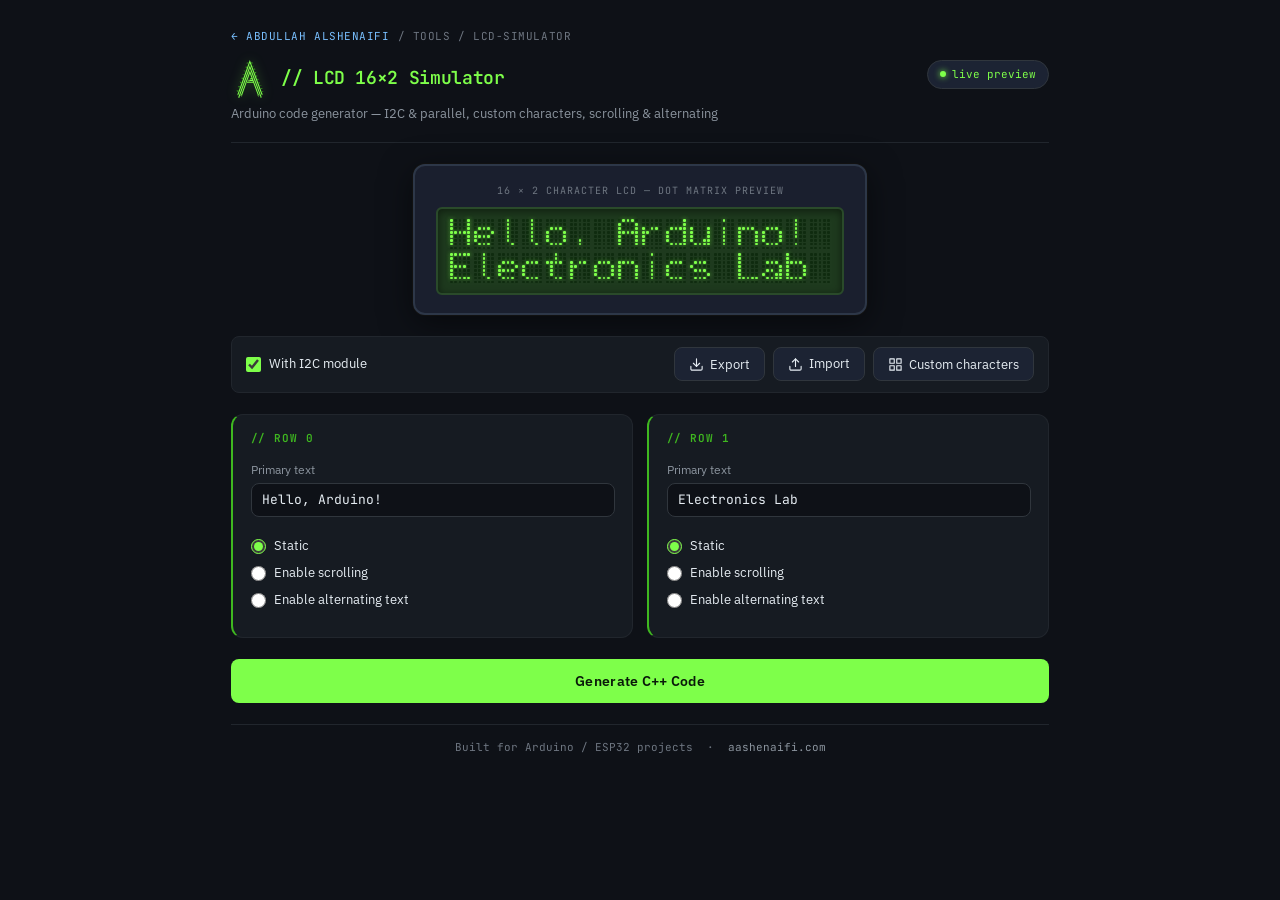
<file: tools/lcd-simulator/index.html>
<!DOCTYPE html>
<html lang="en">
<head>
<meta charset="UTF-8">
<meta name="viewport" content="width=device-width, initial-scale=1.0">
<title>LCD 16×2 Simulator — Arduino Code Generator</title>
<meta name="description" content="Free browser-based LCD 16×2 (HD44780) simulator and Arduino code generator. Design your LCD layout, preview it live, and export ready-to-use Arduino code." />
<meta name="author" content="Abdullah Alshenaifi" />
<meta name="robots" content="index, follow, max-image-preview:large" />
<meta name="theme-color" content="#0c0a0f" />
<link rel="canonical" href="https://aashenaifi.com/tools/lcd-simulator/" />
<link rel="icon" href="../../favicon.svg" type="image/svg+xml" />
<meta property="og:type" content="website" />
<meta property="og:site_name" content="Abdullah Alshenaifi" />
<meta property="og:title" content="LCD 16×2 Simulator — Arduino Code Generator" />
<meta property="og:description" content="Design an LCD 16×2 layout, preview it live, and export ready-to-use Arduino code — free, in your browser." />
<meta property="og:url" content="https://aashenaifi.com/tools/lcd-simulator/" />
<meta property="og:image" content="https://aashenaifi.com/og-image.png" />
<meta name="twitter:card" content="summary_large_image" />
<meta name="twitter:title" content="LCD 16×2 Simulator — Arduino Code Generator" />
<meta name="twitter:description" content="Design an LCD 16×2 layout, preview it live, and export Arduino code — free, in your browser." />
<meta name="twitter:image" content="https://aashenaifi.com/og-image.png" />
<script type="application/ld+json">
{"@context":"https://schema.org","@type":"WebApplication","name":"LCD 16×2 Simulator — Arduino Code Generator","url":"https://aashenaifi.com/tools/lcd-simulator/","description":"Free browser-based LCD 16×2 (HD44780) simulator and Arduino code generator. Design your LCD layout, preview it live, and export ready-to-use Arduino code.","applicationCategory":"DeveloperApplication","operatingSystem":"Any (web browser)","offers":{"@type":"Offer","price":"0","priceCurrency":"USD"},"author":{"@type":"Person","name":"Abdullah Alshenaifi","url":"https://aashenaifi.com/"},"isPartOf":{"@type":"WebSite","url":"https://aashenaifi.com/"}}
</script>
<link rel="preconnect" href="https://fonts.googleapis.com">
<link href="https://fonts.googleapis.com/css2?family=JetBrains+Mono:wght@400;500;600&family=IBM+Plex+Sans:wght@400;500;600&display=swap" rel="stylesheet">
<style>
:root {
  --bg:           #0e1117;
  --surface:      #161b22;
  --surface2:     #1c2333;
  --border:       #30363d;
  --border2:      #21262d;
  --text:         #e6edf3;
  --text2:        #8b949e;
  --text3:        #6e7681;
  --accent:       #7eff4a;
  --accent-dim:   #3fb820;
  --accent-glow:  rgba(126,255,74,0.15);
  --blue:         #58a6ff;
  --blue-bright:  #79c0ff;
  --silver:       #C4C4C4;
  --gray:         #696969;
  --purple:       #390953;
  --red:          #f85149;
  --radius:       8px;
  --radius-lg:    12px;
  --mono: 'JetBrains Mono', monospace;
  --sans: 'IBM Plex Sans', sans-serif;
}
*, *::before, *::after { box-sizing: border-box; margin: 0; padding: 0; }
html { background: var(--bg); color: var(--text); font-family: var(--sans); font-size: 14px; line-height: 1.6; }
body { min-height: 100vh; padding: 0; }

/* ── Layout ── */
.page { max-width: 860px; margin: 0 auto; padding: 2rem 1.5rem 4rem; display: flex; flex-direction: column; gap: 1.5rem; }

/* ── Header ── */
.header { display: flex; align-items: flex-start; justify-content: space-between; flex-wrap: nowrap; gap: .75rem; padding-bottom: 1.25rem; border-bottom: 1px solid var(--border2); }
.header-title { display: flex; flex-direction: column; gap: 2px; }
.header-title h1 { font-family: var(--mono); font-size: 18px; font-weight: 600; letter-spacing: -.02em;
  color: var(--accent); }
.header-title p { font-size: 13px; color: var(--text2); }
.header-badge { display: flex; align-items: center; gap: 6px; background: var(--surface2); border: 1px solid var(--border); border-radius: 20px; padding: 5px 12px; font-family: var(--mono); font-size: 11px; color: var(--accent); }
.dot { width: 6px; height: 6px; border-radius: 50%; background: var(--accent); box-shadow: 0 0 6px var(--accent); animation: pulse 2s infinite; }
@keyframes pulse { 0%,100%{opacity:1} 50%{opacity:.4} }

/* ── LCD Display ── */
.lcd-section { display: flex; flex-direction: column; align-items: center; gap: .75rem; }
.lcd-outer { background: #1a1f2e; border: 2px solid #2d3748; border-radius: var(--radius-lg); padding: 1.25rem 1.5rem; box-shadow: 0 0 0 1px #111, 0 8px 32px rgba(0,0,0,.5); }
.lcd-label { font-family: var(--mono); font-size: 10px; color: var(--text3); text-align: center; margin-bottom: 8px; letter-spacing: .1em; text-transform: uppercase; }
.lcd-bezel { background: #1e3a1e; border: 2px solid #2a4a2a; border-radius: 6px; padding: 10px 12px; box-shadow: inset 0 2px 8px rgba(0,0,0,.5); }
.lcd-grid { display: flex; flex-direction: column; gap: 4px; }
.lcd-row { display: flex; gap: 4px; }
.lcd-char { display: grid; grid-template-columns: repeat(5,1fr); grid-template-rows: repeat(8,1fr); gap: 1.5px; width: 20px; height: 30px; }
.lcd-pixel { border-radius: 1px; background: #0f2b0f; }
.lcd-pixel.on { background: #7eff4a; box-shadow: 0 0 4px rgba(126,255,74,.6); }

/* ── Top Controls Bar ── */
.controls-bar { display: flex; align-items: center; justify-content: space-between; flex-wrap: wrap; gap: .75rem; background: var(--surface); border: 1px solid var(--border2); border-radius: var(--radius); padding: .75rem 1rem; }
.i2c-toggle { display: flex; align-items: center; gap: 8px; }
.i2c-toggle label { font-size: 13px; color: var(--text); cursor: pointer; user-select: none; }
.i2c-toggle input[type=checkbox] { width: 15px; height: 15px; accent-color: var(--accent); cursor: pointer; }
.non-i2c-note { font-size: 11px; color: var(--text3); font-family: var(--mono); margin-top: 2px; }
.char-btn { display: flex; align-items: center; gap: 6px; height: 34px; padding: 0 14px; font-size: 13px; font-family: var(--sans); background: var(--surface2); border: 1px solid var(--border); border-radius: var(--radius); cursor: pointer; color: var(--text); transition: border-color .15s, background .15s; }
.char-btn:hover { border-color: var(--accent-dim); background: var(--accent-glow); color: var(--accent); }
.char-btn svg { width: 15px; height: 15px; stroke: currentColor; fill: none; stroke-width: 1.8; stroke-linecap: round; stroke-linejoin: round; }

/* ── Row Settings Cards ── */
.rows-grid { display: grid; grid-template-columns: 1fr 1fr; gap: 1rem; }
@media (max-width: 580px) {
  /* ── Page ── */
  .page { padding: 1rem 1rem 3rem; gap: 1rem; }

  /* ── Header ── */
  .header { flex-direction: column; align-items: flex-start; gap: .5rem; }
  .header-title h1 { font-size: 15px; }
  .header-badge { align-self: flex-start; white-space: nowrap; flex-shrink: 0; padding: 4px 10px; font-size: 10px; }
  .header-title > div { gap: 8px; }
  .header-title > div img { height: 28px; width: 28px; }

  /* ── LCD — shrink-wrap to grid content, no excess space ── */
  .lcd-section { width: 100%; align-items: flex-start; }
  .lcd-outer { padding: .75rem; width: auto; display: inline-block; box-sizing: border-box; }
  .lcd-bezel { padding: 6px 8px; }
  .lcd-char { width: 14px; height: 21px; gap: 1px; }
  .lcd-row { gap: 2px; }
  .lcd-grid { gap: 3px; }

  /* ── Controls bar ── */
  .controls-bar { flex-direction: column; align-items: flex-start; gap: .6rem; }
  .controls-bar > div:last-child { display: grid; grid-template-columns: 1fr 1fr; gap: 6px; width: 100%; }
  .controls-bar > div:last-child .char-btn,
  .controls-bar > div:last-child label.char-btn { justify-content: center; }
  .controls-bar > div:last-child #open-char-modal { grid-column: 1 / -1; }

  /* ── Row cards ── */
  .rows-grid { grid-template-columns: 1fr; }

  /* ── Generate button ── */
  .gen-btn { font-size: 13px; height: 40px; }

  /* ── Alt entry times stacked ── */
  .alt-entry-times { flex-direction: column; gap: 4px; }

  /* ── Pixel editor wrap ── */
  .pixel-editor { flex-direction: column; }
  .editor-grid { grid-template-columns: repeat(5,28px); grid-template-rows: repeat(8,28px); }
  .ed-px { width: 28px; height: 28px; }
}
.card { background: var(--surface); border: 1px solid var(--border2); border-radius: var(--radius-lg); padding: 1.1rem 1.25rem; border-left: 2px solid var(--accent-dim); }
.card-title { font-family: var(--mono); font-size: 11px; font-weight: 600; color: var(--accent-dim); letter-spacing: .08em; text-transform: uppercase; margin-bottom: .85rem; }
.field-row { display: flex; flex-direction: column; gap: 4px; margin-bottom: .75rem; }
.field-row label { font-size: 12px; color: var(--text2); }
.field-row input[type=text], .field-row input[type=number] { width: 100%; height: 34px; padding: 0 10px; font-size: 13px; font-family: var(--mono); background: var(--bg); border: 1px solid var(--border); border-radius: var(--radius); color: var(--text); outline: none; transition: border-color .15s; }
.field-row input:focus { border-color: var(--accent-dim); }
.check-row { display: flex; align-items: center; gap: 8px; margin-bottom: .45rem; }
.check-row label { font-size: 13px; color: var(--text); cursor: pointer; user-select: none; }
.check-row input[type=checkbox] { width: 15px; height: 15px; accent-color: var(--accent); cursor: pointer; }
.sub-fields { margin-left: 23px; margin-top: .35rem; margin-bottom: .45rem; padding: 10px 12px; border-left: 2px solid var(--border); display: flex; flex-direction: column; gap: .5rem; border-radius: 0 var(--radius) var(--radius) 0; background: rgba(255,255,255,.02); }
.sub-fields .field-row { margin-bottom: 0; }
.insert-row { display: flex; gap: 5px; flex-wrap: wrap; margin-top: 5px; }
.char-tag { display: inline-flex; align-items: center; gap: 4px; background: rgba(88,166,255,.1); color: var(--blue-bright); border: 1px solid rgba(88,166,255,.2); border-radius: 4px; padding: 2px 8px; font-size: 11px; font-family: var(--mono); cursor: pointer; transition: background .1s; }
.char-tag:hover { background: rgba(88,166,255,.2); }

/* ── Generate Button ── */
.gen-section { display: flex; flex-direction: column; gap: 1rem; }
.gen-btn { width: 100%; height: 44px; font-size: 14px; font-weight: 600; font-family: var(--sans);
  background: var(--accent);
  color: #0a1a0a; border: none; border-radius: var(--radius); cursor: pointer; letter-spacing: .02em;
  transition: opacity .15s, box-shadow .15s; }
.gen-btn:hover { opacity: .9; box-shadow: 0 0 20px var(--accent-glow); }

/* ── Code Block ── */
.code-wrap { display: none; background: #07050e; border: 1px solid var(--border); border-radius: var(--radius-lg); overflow: hidden; }
.code-bar { display: flex; justify-content: space-between; align-items: center; padding: 8px 14px; border-bottom: 1px solid var(--border2); background: var(--surface); }
.code-bar-label { font-family: var(--mono); font-size: 11px; color: var(--text2); }
.copy-btn { display: flex; align-items: center; gap: 5px; font-size: 11px; font-family: var(--mono); background: none; border: 1px solid var(--border); color: var(--text2); padding: 4px 10px; border-radius: 5px; cursor: pointer; transition: color .1s, border-color .1s; }
.copy-btn:hover { color: var(--text); border-color: var(--text3); }
.copy-btn svg { width: 13px; height: 13px; stroke: currentColor; fill: none; stroke-width: 1.8; stroke-linecap: round; stroke-linejoin: round; }
.code-pre { padding: 1.25rem 1.5rem; font-family: var(--mono); font-size: 12px; line-height: 1.75; color: #e6edf3; white-space: pre; overflow-x: auto; }

/* ── Modal ── */
.modal-overlay { display: none; position: fixed; top: 0; left: 0; right: 0; bottom: 0; background: rgba(0,0,0,.75); z-index: 500; align-items: flex-start; justify-content: center; padding: 2rem 1rem; overflow-y: auto; backdrop-filter: blur(2px); }
.modal-overlay.open { display: flex; }
.modal { background: var(--surface); border: 1px solid var(--border); border-radius: var(--radius-lg); width: 100%; max-width: 600px; margin: auto; padding: 1.5rem; display: flex; flex-direction: column; gap: 1.25rem; box-shadow: 0 24px 64px rgba(0,0,0,.6); }
.modal-header { display: flex; align-items: center; justify-content: space-between; }
.modal-header h2 { font-family: var(--mono); font-size: 14px; font-weight: 600; color: var(--text); }
.modal-close { background: none; border: none; cursor: pointer; color: var(--text2); font-size: 22px; line-height: 1; padding: 0 4px; transition: color .1s; }
.modal-close:hover { color: var(--text); }
.modal-section-label { font-family: var(--mono); font-size: 11px; color: var(--text3); text-transform: uppercase; letter-spacing: .08em; margin-bottom: 8px; }
.char-slots { display: flex; gap: 7px; flex-wrap: wrap; }
.slot-btn { width: 40px; height: 40px; border: 1.5px solid var(--border); border-radius: var(--radius); background: var(--bg); cursor: pointer; display: flex; align-items: center; justify-content: center; font-family: var(--mono); font-size: 11px; color: var(--text3); flex-direction: column; gap: 1px; transition: border-color .15s; }
.slot-btn:hover { border-color: var(--text3); }
.slot-btn.active { border-color: var(--accent); background: var(--accent-glow); }
.slot-btn.filled { border-color: var(--accent-dim); }
.slot-mini { display: grid; grid-template-columns: repeat(5,3px); grid-template-rows: repeat(8,2px); gap: .5px; }
.slot-mini-px { background: var(--border); }
.slot-mini-px.on { background: var(--accent); }
.pixel-editor { display: flex; gap: 1.25rem; align-items: flex-start; flex-wrap: wrap; }
.editor-grid { display: grid; grid-template-columns: repeat(5,34px); grid-template-rows: repeat(8,34px); gap: 3px; background: #0d1f0d; padding: 10px; border-radius: var(--radius); border: 1.5px solid #2a4a2a; }
.ed-px { width: 34px; height: 34px; border-radius: 4px; background: #0a1a0a; border: 1px solid #1a3a1a; cursor: pointer; transition: background .08s; }
.ed-px.on { background: var(--accent); border-color: var(--accent-dim); box-shadow: 0 0 6px rgba(126,255,74,.4); }
.ed-px:hover { border-color: var(--accent-dim); }
.editor-side { display: flex; flex-direction: column; gap: .85rem; flex: 1; min-width: 150px; }
.ed-label { font-size: 12px; color: var(--text2); margin-bottom: 4px; display: block; }
.ed-name-input { width: 100%; height: 34px; padding: 0 10px; font-size: 13px; font-family: var(--mono); background: var(--bg); border: 1px solid var(--border); border-radius: var(--radius); color: var(--text); outline: none; }
.ed-name-input:focus { border-color: var(--accent-dim); }
.ed-btns { display: flex; gap: 6px; }
.ed-btn { height: 30px; padding: 0 12px; font-size: 12px; font-family: var(--sans); border: 1px solid var(--border); border-radius: var(--radius); background: var(--surface2); cursor: pointer; color: var(--text2); transition: color .1s; }
.ed-btn:hover { color: var(--text); border-color: var(--text3); }
.preview-wrap { display: flex; flex-direction: column; gap: 6px; }
.ed-preview { display: grid; grid-template-columns: repeat(5,7px); grid-template-rows: repeat(8,7px); gap: 1px; background: #0d1f0d; padding: 6px; border-radius: 5px; border: 1px solid #2a4a2a; width: fit-content; }
.preview-px { border-radius: 1px; background: #0a1a0a; }
.preview-px.on { background: var(--accent); box-shadow: 0 0 3px rgba(126,255,74,.5); }
.save-btn { height: 36px; padding: 0 16px; font-size: 13px; font-weight: 600; font-family: var(--sans);
  background: var(--accent);
  color: #0a1a0a; border: none; border-radius: var(--radius); cursor: pointer; transition: opacity .15s; }
.save-btn:hover { opacity: .9; }
.save-btn:disabled { opacity: .35; cursor: not-allowed; }
.slot-limit { font-size: 11px; color: var(--accent); font-family: var(--mono); }
.saved-chars { display: flex; gap: 7px; flex-wrap: wrap; }
.modal-note { font-size: 12px; color: var(--text3); font-family: var(--mono); line-height: 1.6; }
.radio-group { display: flex; flex-direction: column; gap: 6px; margin-bottom: .75rem; }
.radio-row { display: flex; align-items: center; gap: 8px; }
.radio-row label { font-size: 13px; color: var(--text); cursor: pointer; user-select: none; }
.radio-row input[type=radio] { width: 15px; height: 15px; accent-color: var(--accent); cursor: pointer; }
.add-text-btn { height: 28px; padding: 0 12px; font-size: 12px; font-family: var(--sans); background: none; border: 1px dashed var(--border); border-radius: var(--radius); cursor: pointer; color: var(--accent-dim); margin-top: 4px; transition: border-color .15s, color .15s; }
.add-text-btn:hover { border-color: var(--accent); color: var(--accent); }
.alt-entry { background: rgba(255,255,255,.02); border: 1px solid var(--border2); border-radius: var(--radius); padding: 8px 10px; margin-bottom: 8px; display: flex; flex-direction: column; gap: 6px; }
.alt-entry-header { display: flex; align-items: center; justify-content: space-between; }
.alt-entry-label { font-family: var(--mono); font-size: 11px; color: var(--text3); }
.alt-entry-remove { background: none; border: none; cursor: pointer; color: var(--text3); font-size: 16px; line-height: 1; padding: 0 2px; transition: color .1s; }
.alt-entry-remove:hover { color: var(--red); }
.alt-entry-times { display: flex; gap: 8px; }
.alt-entry-times .field-row { flex: 1; margin-bottom: 0; }

/* ── Footer ── */
.footer { text-align: center; font-size: 11px; color: var(--text3); font-family: var(--mono); padding-top: 1rem; border-top: 1px solid var(--border2); }
.footer a { color: var(--text2); text-decoration: none; }
.footer a:hover { color: var(--text); }
.backbar{display:flex;align-items:center;gap:8px;margin-bottom:-.5rem;
  font-family:var(--mono);font-size:11px;letter-spacing:.05em;text-transform:uppercase;color:var(--text3)}
.backbar a{color:var(--blue-bright);text-decoration:none;transition:opacity .15s}
.backbar a:hover{opacity:.75}
</style>
</head>
<body>
<div class="page">
  <div class="backbar"><a href="../../index.html">← Abdullah Alshenaifi</a><span>/ tools / lcd-simulator</span></div>

  <div class="header">
    <div class="header-title">
      <div style="display:flex;align-items:center;gap:12px;margin-bottom:4px">
        <img src="[data-uri]" alt="Abdullah Al-Shenaifi" style="height:38px;width:38px;object-fit:contain;filter:drop-shadow(0 0 6px rgba(126,255,74,.3))">
        <h1>// LCD 16×2 Simulator</h1>
      </div>
      <p>Arduino code generator — I2C &amp; parallel, custom characters, scrolling &amp; alternating</p>
    </div>
    <div class="header-badge"><span class="dot"></span>live preview</div>
  </div>

  <div class="lcd-section">
    <div class="lcd-outer">
      <div class="lcd-label">16 × 2 character LCD — dot matrix preview</div>
      <div class="lcd-bezel">
        <div class="lcd-grid">
          <div class="lcd-row" id="row0"></div>
          <div class="lcd-row" id="row1"></div>
        </div>
      </div>
    </div>
  </div>

  <div class="controls-bar">
    <div style="display:flex;flex-direction:column;gap:4px">
      <div class="i2c-toggle">
        <input type="checkbox" id="use-i2c" checked>
        <label for="use-i2c">With I2C module</label>
      </div>
      <div class="non-i2c-note" id="i2c-note" style="display:none">→ using LiquidCrystal (RS=12, E=11, D4–D7=5,4,3,2)</div>
    </div>
    <div style="display:flex;gap:8px;flex-wrap:wrap;align-items:center">
      <button class="char-btn" id="export-btn" title="Save project as .json">
        <svg viewBox="0 0 24 24" fill="none" stroke="currentColor" stroke-width="1.8" stroke-linecap="round" stroke-linejoin="round"><path d="M21 15v4a2 2 0 01-2 2H5a2 2 0 01-2-2v-4"/><polyline points="7 10 12 15 17 10"/><line x1="12" y1="15" x2="12" y2="3"/></svg>
        Export
      </button>
      <label class="char-btn" style="cursor:pointer;margin:0" title="Load project from .json">
        <svg viewBox="0 0 24 24" fill="none" stroke="currentColor" stroke-width="1.8" stroke-linecap="round" stroke-linejoin="round"><path d="M21 15v4a2 2 0 01-2 2H5a2 2 0 01-2-2v-4"/><polyline points="17 8 12 3 7 8"/><line x1="12" y1="3" x2="12" y2="15"/></svg>
        Import
        <input type="file" id="import-input" accept=".json" style="display:none">
      </label>
      <button class="char-btn" id="open-char-modal">
        <svg viewBox="0 0 24 24"><rect x="3" y="3" width="7" height="7"/><rect x="14" y="3" width="7" height="7"/><rect x="3" y="14" width="7" height="7"/><rect x="14" y="14" width="7" height="7"/></svg>
        Custom characters
      </button>
    </div>
  </div>
  <div id="import-toast" style="display:none;position:fixed;bottom:24px;left:50%;transform:translateX(-50%);background:#161b22;border:1px solid #30363d;border-radius:8px;padding:10px 20px;font-family:'JetBrains Mono',monospace;font-size:13px;color:#7eff4a;z-index:999;box-shadow:0 4px 24px rgba(0,0,0,.5)">Project loaded ✓</div>

  <div class="rows-grid">
    <div class="card">
      <div class="card-title">// Row 0</div>
      <div class="field-row">
        <label for="r0text">Primary text</label>
        <input type="text" id="r0text" value="Hello, Arduino!" maxlength="80">
        <div class="insert-row" id="r0-inserts"></div>
      </div>
      <div class="radio-group">
        <div class="radio-row"><input type="radio" name="r0mode" id="r0static" value="static" checked><label for="r0static">Static</label></div>
        <div class="radio-row"><input type="radio" name="r0mode" id="r0scroll" value="scroll"><label for="r0scroll">Enable scrolling</label></div>
        <div class="radio-row"><input type="radio" name="r0mode" id="r0alt" value="alt"><label for="r0alt">Enable alternating text</label></div>
      </div>
      <div id="r0scroll-sub" style="display:none" class="sub-fields">
        <div class="field-row"><label for="r0speed">Scroll speed (ms)</label><input type="number" id="r0speed" value="300" min="50" max="2000" step="50"></div>
      </div>
      <div id="r0alt-sub" style="display:none" class="sub-fields">
        <div id="r0-alt-texts"></div>
        <button class="add-text-btn" id="r0-add-text">+ Add text</button>
      </div>
    </div>
    <div class="card">
      <div class="card-title">// Row 1</div>
      <div class="field-row">
        <label for="r1text">Primary text</label>
        <input type="text" id="r1text" value="Electronics Lab" maxlength="80">
        <div class="insert-row" id="r1-inserts"></div>
      </div>
      <div class="radio-group">
        <div class="radio-row"><input type="radio" name="r1mode" id="r1static" value="static" checked><label for="r1static">Static</label></div>
        <div class="radio-row"><input type="radio" name="r1mode" id="r1scroll" value="scroll"><label for="r1scroll">Enable scrolling</label></div>
        <div class="radio-row"><input type="radio" name="r1mode" id="r1alt" value="alt"><label for="r1alt">Enable alternating text</label></div>
      </div>
      <div id="r1scroll-sub" style="display:none" class="sub-fields">
        <div class="field-row"><label for="r1speed">Scroll speed (ms)</label><input type="number" id="r1speed" value="300" min="50" max="2000" step="50"></div>
      </div>
      <div id="r1alt-sub" style="display:none" class="sub-fields">
        <div id="r1-alt-texts"></div>
        <button class="add-text-btn" id="r1-add-text">+ Add text</button>
      </div>
    </div>
  </div>

  <div class="gen-section">
    <button class="gen-btn" id="gen-btn">Generate C++ Code</button>
    <div class="code-wrap" id="code-wrap">
      <div class="code-bar">
        <span class="code-bar-label" id="code-label">Arduino C++ — LiquidCrystal_I2C</span>
        <button class="copy-btn" id="copy-btn">
          <svg viewBox="0 0 24 24"><rect x="9" y="9" width="13" height="13" rx="2"/><path d="M5 15H4a2 2 0 01-2-2V4a2 2 0 012-2h9a2 2 0 012 2v1"/></svg>
          Copy
        </button>
      </div>
      <pre class="code-pre" id="code-pre"></pre>
    </div>
  </div>

  <div id="import-toast" style="display:none;position:fixed;bottom:24px;left:50%;transform:translateX(-50%);background:#161b22;border:1px solid #30363d;border-radius:8px;padding:10px 22px;font-family:'JetBrains Mono',monospace;font-size:13px;color:#7eff4a;z-index:999;box-shadow:0 4px 24px rgba(0,0,0,.5);white-space:nowrap">Project loaded ✓</div>

  <div class="footer">
    Built for Arduino / ESP32 projects &nbsp;·&nbsp; <a href="https://aashenaifi.com" target="_blank">aashenaifi.com</a>
  </div>

</div>

<!-- Custom Character Modal -->
<div class="modal-overlay" id="char-modal">
  <div class="modal">
    <div class="modal-header">
      <h2>// Custom character designer</h2>
      <button class="modal-close" id="close-modal">×</button>
    </div>
    <div>
      <div class="modal-section-label">Slots (max 8) — click to select</div>
      <div class="char-slots" id="char-slots"></div>
    </div>
    <div class="pixel-editor">
      <div class="editor-grid" id="ed-grid"></div>
      <div class="editor-side">
        <div>
          <span class="ed-label">Character name (optional)</span>
          <input type="text" class="ed-name-input" id="char-name" placeholder="Heart, Degree, Arrow…" maxlength="20">
        </div>
        <div class="ed-btns">
          <button class="ed-btn" id="ed-clear">Clear</button>
          <button class="ed-btn" id="ed-invert">Invert</button>
        </div>
        <div class="preview-wrap">
          <span class="ed-label">Preview</span>
          <div class="ed-preview" id="ed-preview"></div>
        </div>
        <button class="save-btn" id="save-char-btn">Save to slot</button>
        <div class="slot-limit" id="slot-limit-msg" style="display:none">All 8 slots used. Select a filled slot to overwrite.</div>
      </div>
    </div>
    <div>
      <div class="modal-section-label">Registered characters — click to insert</div>
      <div class="saved-chars" id="saved-chars-list"></div>
      <p class="modal-note" style="margin-top:8px">Insert buttons appear below each text input. The code generator automatically outputs <code>byte</code> arrays and <code>lcd.createChar()</code> calls for all used characters.</p>
    </div>
  </div>
</div>

<script>
const FONT={' ':[0,0,0,0,0,0,0,0,0,0,0,0,0,0,0,0,0,0,0,0,0,0,0,0,0,0,0,0,0,0,0,0,0,0,0,0,0,0,0,0],'!':[0,0,1,0,0,0,0,1,0,0,0,0,1,0,0,0,0,1,0,0,0,0,1,0,0,0,0,0,0,0,0,0,1,0,0,0,0,0,0,0],'"':[0,1,0,1,0,0,1,0,1,0,0,1,0,1,0,0,0,0,0,0,0,0,0,0,0,0,0,0,0,0,0,0,0,0,0,0,0,0,0,0],'#':[0,1,0,1,0,0,1,0,1,0,1,1,1,1,1,0,1,0,1,0,1,1,1,1,1,0,1,0,1,0,0,1,0,1,0,0,0,0,0,0],'$':[0,0,1,0,0,0,1,1,1,0,1,0,1,0,0,0,1,1,1,0,0,0,1,0,1,0,1,1,1,0,0,0,1,0,0,0,0,0,0,0],'%':[1,1,0,0,1,1,1,0,0,1,0,0,0,1,0,0,0,1,0,0,0,1,0,0,0,1,0,0,1,1,1,0,0,1,1,0,0,0,0,0],'&':[0,1,1,0,0,1,0,0,1,0,1,0,0,1,0,0,1,1,0,0,1,0,0,1,0,1,0,0,1,1,0,1,1,0,1,0,0,0,0,0],"'":[0,0,1,0,0,0,0,1,0,0,0,0,1,0,0,0,0,0,0,0,0,0,0,0,0,0,0,0,0,0,0,0,0,0,0,0,0,0,0,0],'(':[0,0,0,1,0,0,0,1,0,0,0,1,0,0,0,0,1,0,0,0,0,1,0,0,0,0,1,0,0,0,0,0,0,1,0,0,0,0,0,0],')':[0,1,0,0,0,0,0,1,0,0,0,0,0,1,0,0,0,0,1,0,0,0,0,1,0,0,0,1,0,0,1,0,0,0,0,0,0,0,0,0],'*':[0,0,0,0,0,1,0,1,0,1,0,1,1,1,0,0,1,1,1,0,1,0,1,0,1,0,0,0,0,0,0,0,0,0,0,0,0,0,0,0],'+':[0,0,0,0,0,0,0,1,0,0,0,0,1,0,0,1,1,1,1,1,0,0,1,0,0,0,0,1,0,0,0,0,0,0,0,0,0,0,0,0],',':[0,0,0,0,0,0,0,0,0,0,0,0,0,0,0,0,0,0,0,0,0,0,0,0,0,0,0,1,0,0,0,0,1,0,0,0,0,0,0,0],'-':[0,0,0,0,0,0,0,0,0,0,0,0,0,0,0,1,1,1,1,1,0,0,0,0,0,0,0,0,0,0,0,0,0,0,0,0,0,0,0,0],'.':[0,0,0,0,0,0,0,0,0,0,0,0,0,0,0,0,0,0,0,0,0,0,0,0,0,0,0,0,0,0,0,0,1,0,0,0,0,0,0,0],'/':[0,0,0,0,1,0,0,0,1,0,0,0,1,0,0,0,0,1,0,0,0,1,0,0,0,1,0,0,0,0,1,0,0,0,0,0,0,0,0,0],'0':[0,1,1,1,0,1,0,0,0,1,1,0,0,1,1,1,0,1,0,1,1,1,0,0,1,1,0,0,0,1,0,1,1,1,0,0,0,0,0,0],'1':[0,0,1,0,0,0,1,1,0,0,0,0,1,0,0,0,0,1,0,0,0,0,1,0,0,0,0,1,0,0,0,1,1,1,0,0,0,0,0,0],'2':[0,1,1,1,0,1,0,0,0,1,0,0,0,0,1,0,0,1,1,0,0,1,0,0,0,1,0,0,0,0,1,1,1,1,1,0,0,0,0,0],'3':[0,1,1,1,0,1,0,0,0,1,0,0,0,0,1,0,0,1,1,0,0,0,0,0,1,1,0,0,0,1,0,1,1,1,0,0,0,0,0,0],'4':[0,0,0,1,0,0,0,1,1,0,0,1,0,1,0,1,0,0,1,0,1,1,1,1,1,0,0,0,1,0,0,0,0,1,0,0,0,0,0,0],'5':[1,1,1,1,1,1,0,0,0,0,1,1,1,1,0,0,0,0,0,1,0,0,0,0,1,1,0,0,0,1,0,1,1,1,0,0,0,0,0,0],'6':[0,0,1,1,0,0,1,0,0,0,1,0,0,0,0,1,1,1,1,0,1,0,0,0,1,1,0,0,0,1,0,1,1,1,0,0,0,0,0,0],'7':[1,1,1,1,1,0,0,0,0,1,0,0,0,1,0,0,0,1,0,0,0,0,1,0,0,0,0,1,0,0,0,0,1,0,0,0,0,0,0,0],'8':[0,1,1,1,0,1,0,0,0,1,1,0,0,0,1,0,1,1,1,0,1,0,0,0,1,1,0,0,0,1,0,1,1,1,0,0,0,0,0,0],'9':[0,1,1,1,0,1,0,0,0,1,1,0,0,0,1,0,1,1,1,1,0,0,0,0,1,0,0,0,1,0,0,1,1,0,0,0,0,0,0,0],':':[0,0,0,0,0,0,0,1,0,0,0,0,1,0,0,0,0,0,0,0,0,0,1,0,0,0,0,1,0,0,0,0,0,0,0,0,0,0,0,0],';':[0,0,0,0,0,0,0,1,0,0,0,0,1,0,0,0,0,0,0,0,0,0,1,0,0,0,0,1,0,0,0,0,1,0,0,0,0,0,0,0],'<':[0,0,0,1,0,0,0,1,0,0,0,1,0,0,0,1,0,0,0,0,0,1,0,0,0,0,0,1,0,0,0,0,0,1,0,0,0,0,0,0],'=':[0,0,0,0,0,0,0,0,0,0,1,1,1,1,1,0,0,0,0,0,1,1,1,1,1,0,0,0,0,0,0,0,0,0,0,0,0,0,0,0],'>':[0,1,0,0,0,0,0,1,0,0,0,0,0,1,0,0,0,0,0,1,0,0,0,1,0,0,0,1,0,0,0,1,0,0,0,0,0,0,0,0],'?':[0,1,1,1,0,1,0,0,0,1,0,0,0,1,0,0,0,1,1,0,0,0,1,0,0,0,0,0,0,0,0,0,1,0,0,0,0,0,0,0],'@':[0,1,1,1,0,1,0,0,0,1,1,0,1,1,1,1,0,1,0,1,1,0,1,1,1,1,0,0,0,0,0,1,1,1,0,0,0,0,0,0],'A':[0,1,1,1,0,1,0,0,0,1,1,0,0,0,1,1,1,1,1,1,1,0,0,0,1,1,0,0,0,1,1,0,0,0,1,0,0,0,0,0],'B':[1,1,1,1,0,1,0,0,0,1,1,0,0,0,1,1,1,1,1,0,1,0,0,0,1,1,0,0,0,1,1,1,1,1,0,0,0,0,0,0],'C':[0,1,1,1,0,1,0,0,0,1,1,0,0,0,0,1,0,0,0,0,1,0,0,0,0,1,0,0,0,1,0,1,1,1,0,0,0,0,0,0],'D':[1,1,1,0,0,1,0,0,1,0,1,0,0,0,1,1,0,0,0,1,1,0,0,0,1,1,0,0,1,0,1,1,1,0,0,0,0,0,0,0],'E':[1,1,1,1,1,1,0,0,0,0,1,0,0,0,0,1,1,1,1,0,1,0,0,0,0,1,0,0,0,0,1,1,1,1,1,0,0,0,0,0],'F':[1,1,1,1,1,1,0,0,0,0,1,0,0,0,0,1,1,1,1,0,1,0,0,0,0,1,0,0,0,0,1,0,0,0,0,0,0,0,0,0],'G':[0,1,1,1,0,1,0,0,0,1,1,0,0,0,0,1,0,0,0,0,1,0,0,1,1,1,0,0,0,1,0,1,1,1,1,0,0,0,0,0],'H':[1,0,0,0,1,1,0,0,0,1,1,0,0,0,1,1,1,1,1,1,1,0,0,0,1,1,0,0,0,1,1,0,0,0,1,0,0,0,0,0],'I':[0,1,1,1,0,0,0,1,0,0,0,0,1,0,0,0,0,1,0,0,0,0,1,0,0,0,0,1,0,0,0,1,1,1,0,0,0,0,0,0],'J':[0,0,0,1,0,0,0,0,1,0,0,0,0,1,0,0,0,0,1,0,0,0,0,1,0,1,0,0,0,1,0,0,1,1,0,0,0,0,0,0],'K':[1,0,0,0,1,1,0,0,1,0,1,0,1,0,0,1,1,0,0,0,1,0,1,0,0,1,0,0,1,0,1,0,0,0,1,0,0,0,0,0],'L':[1,0,0,0,0,1,0,0,0,0,1,0,0,0,0,1,0,0,0,0,1,0,0,0,0,1,0,0,0,0,1,1,1,1,1,0,0,0,0,0],'M':[1,0,0,0,1,1,1,0,1,1,1,0,1,0,1,1,0,0,0,1,1,0,0,0,1,1,0,0,0,1,1,0,0,0,1,0,0,0,0,0],'N':[1,0,0,0,1,1,1,0,0,1,1,0,1,0,1,1,0,0,1,1,1,0,0,0,1,1,0,0,0,1,1,0,0,0,1,0,0,0,0,0],'O':[0,1,1,1,0,1,0,0,0,1,1,0,0,0,1,1,0,0,0,1,1,0,0,0,1,1,0,0,0,1,0,1,1,1,0,0,0,0,0,0],'P':[1,1,1,1,0,1,0,0,0,1,1,0,0,0,1,1,1,1,1,0,1,0,0,0,0,1,0,0,0,0,1,0,0,0,0,0,0,0,0,0],'Q':[0,1,1,1,0,1,0,0,0,1,1,0,0,0,1,1,0,0,0,1,1,0,1,0,1,1,0,0,1,0,0,1,1,0,1,0,0,0,0,0],'R':[1,1,1,1,0,1,0,0,0,1,1,0,0,0,1,1,1,1,1,0,1,0,1,0,0,1,0,0,1,0,1,0,0,0,1,0,0,0,0,0],'S':[0,1,1,1,0,1,0,0,0,1,1,0,0,0,0,0,1,1,1,0,0,0,0,0,1,1,0,0,0,1,0,1,1,1,0,0,0,0,0,0],'T':[1,1,1,1,1,0,0,1,0,0,0,0,1,0,0,0,0,1,0,0,0,0,1,0,0,0,0,1,0,0,0,0,1,0,0,0,0,0,0,0],'U':[1,0,0,0,1,1,0,0,0,1,1,0,0,0,1,1,0,0,0,1,1,0,0,0,1,1,0,0,0,1,0,1,1,1,0,0,0,0,0,0],'V':[1,0,0,0,1,1,0,0,0,1,1,0,0,0,1,1,0,0,0,1,0,1,0,1,0,0,1,0,1,0,0,0,1,0,0,0,0,0,0,0],'W':[1,0,0,0,1,1,0,0,0,1,1,0,0,0,1,1,0,1,0,1,1,0,1,0,1,1,1,0,1,1,1,0,0,0,1,0,0,0,0,0],'X':[1,0,0,0,1,0,1,0,1,0,0,0,1,0,0,0,0,1,0,0,0,0,1,0,0,0,1,0,1,0,1,0,0,0,1,0,0,0,0,0],'Y':[1,0,0,0,1,0,1,0,1,0,0,0,1,0,0,0,0,1,0,0,0,0,1,0,0,0,0,1,0,0,0,0,1,0,0,0,0,0,0,0],'Z':[1,1,1,1,1,0,0,0,0,1,0,0,0,1,0,0,0,1,0,0,0,1,0,0,0,1,0,0,0,0,1,1,1,1,1,0,0,0,0,0],'[':[0,1,1,1,0,0,1,0,0,0,0,1,0,0,0,0,1,0,0,0,0,1,0,0,0,0,1,0,0,0,0,1,1,1,0,0,0,0,0,0],'\\':[1,0,0,0,0,0,1,0,0,0,0,0,1,0,0,0,0,1,0,0,0,0,0,1,0,0,0,0,1,0,0,0,0,0,1,0,0,0,0,0],']':[0,1,1,1,0,0,0,0,1,0,0,0,0,1,0,0,0,0,1,0,0,0,0,1,0,0,0,0,1,0,0,1,1,1,0,0,0,0,0,0],'_':[0,0,0,0,0,0,0,0,0,0,0,0,0,0,0,0,0,0,0,0,0,0,0,0,0,0,0,0,0,0,1,1,1,1,1,0,0,0,0,0],'a':[0,0,0,0,0,0,0,0,0,0,0,1,1,1,0,0,0,0,0,1,0,1,1,0,1,1,0,0,1,1,0,1,1,1,1,0,0,0,0,0],'b':[1,0,0,0,0,1,0,0,0,0,1,1,1,1,0,1,0,0,0,1,1,0,0,0,1,1,0,0,0,1,1,1,1,1,0,0,0,0,0,0],'c':[0,0,0,0,0,0,0,0,0,0,0,1,1,1,0,1,0,0,0,0,1,0,0,0,0,1,0,0,0,0,0,1,1,1,0,0,0,0,0,0],'d':[0,0,0,0,1,0,0,0,0,1,0,1,1,1,1,1,0,0,0,1,1,0,0,0,1,1,0,0,0,1,0,1,1,1,1,0,0,0,0,0],'e':[0,0,0,0,0,0,0,0,0,0,0,1,1,1,0,1,0,0,0,1,1,1,1,1,0,1,0,0,0,0,0,1,1,1,0,0,0,0,0,0],'f':[0,0,1,1,0,0,1,0,0,0,1,1,1,0,0,0,1,0,0,0,0,1,0,0,0,0,1,0,0,0,0,1,0,0,0,0,0,0,0,0],'g':[0,0,0,0,0,0,1,1,1,1,1,0,0,0,1,1,0,0,0,1,1,0,0,0,1,0,1,1,1,1,0,0,0,0,1,0,1,1,1,0],'h':[1,0,0,0,0,1,0,0,0,0,1,1,1,1,0,1,0,0,0,1,1,0,0,0,1,1,0,0,0,1,1,0,0,0,1,0,0,0,0,0],'i':[0,0,1,0,0,0,0,0,0,0,0,0,1,0,0,0,0,1,0,0,0,0,1,0,0,0,0,1,0,0,0,0,1,0,0,0,0,0,0,0],'j':[0,0,0,1,0,0,0,0,0,0,0,0,0,1,0,0,0,0,1,0,0,0,0,1,0,0,0,0,1,0,1,0,0,1,0,0,1,1,0,0],'k':[1,0,0,0,0,1,0,0,0,0,1,0,0,1,0,1,0,1,0,0,1,1,0,0,0,1,0,1,0,0,1,0,0,1,0,0,0,0,0,0],'l':[0,0,1,0,0,0,0,1,0,0,0,0,1,0,0,0,0,1,0,0,0,0,1,0,0,0,0,1,0,0,0,0,0,1,0,0,0,0,0,0],'m':[0,0,0,0,0,0,0,0,0,0,1,1,0,1,0,1,0,1,0,1,1,0,1,0,1,1,0,1,0,1,1,0,1,0,1,0,0,0,0,0],'n':[0,0,0,0,0,0,0,0,0,0,1,1,1,1,0,1,0,0,0,1,1,0,0,0,1,1,0,0,0,1,1,0,0,0,1,0,0,0,0,0],'o':[0,0,0,0,0,0,0,0,0,0,0,1,1,1,0,1,0,0,0,1,1,0,0,0,1,1,0,0,0,1,0,1,1,1,0,0,0,0,0,0],'p':[0,0,0,0,0,0,0,0,0,0,1,1,1,1,0,1,0,0,0,1,1,0,0,0,1,1,1,1,1,0,1,0,0,0,0,1,0,0,0,0],'q':[0,0,0,0,0,0,0,0,0,0,0,1,1,1,1,1,0,0,0,1,1,0,0,0,1,0,1,1,1,1,0,0,0,0,1,0,0,0,1,0],'r':[0,0,0,0,0,0,0,0,0,0,1,0,1,1,0,1,1,0,0,0,1,0,0,0,0,1,0,0,0,0,1,0,0,0,0,0,0,0,0,0],'s':[0,0,0,0,0,0,0,0,0,0,0,1,1,1,0,1,0,0,0,0,0,1,1,1,0,0,0,0,0,1,0,1,1,1,0,0,0,0,0,0],'t':[0,0,1,0,0,0,0,1,0,0,1,1,1,1,0,0,1,0,0,0,0,1,0,0,0,0,1,0,0,0,0,0,1,1,0,0,0,0,0,0],'u':[0,0,0,0,0,0,0,0,0,0,1,0,0,0,1,1,0,0,0,1,1,0,0,0,1,1,0,0,1,1,0,1,1,1,1,0,0,0,0,0],'v':[0,0,0,0,0,0,0,0,0,0,1,0,0,0,1,1,0,0,0,1,1,0,0,0,1,0,1,0,1,0,0,0,1,0,0,0,0,0,0,0],'w':[0,0,0,0,0,0,0,0,0,0,1,0,0,0,1,1,0,0,0,1,1,0,1,0,1,1,0,1,0,1,0,1,1,1,1,0,0,0,0,0],'x':[0,0,0,0,0,0,0,0,0,0,1,0,0,0,1,0,1,0,1,0,0,0,1,0,0,0,1,0,1,0,1,0,0,0,1,0,0,0,0,0],'y':[0,0,0,0,0,0,0,0,0,0,1,0,0,0,1,1,0,0,0,1,1,0,0,0,1,0,1,1,1,1,0,0,0,0,1,0,1,1,1,0],'z':[0,0,0,0,0,0,0,0,0,0,1,1,1,1,1,0,0,0,1,0,0,0,1,0,0,0,1,0,0,0,1,1,1,1,1,0,0,0,0,0]};

function gp(ch){return FONT[ch]||FONT[' ']}

function buildRows(){
  for(let r=0;r<2;r++){
    const el=document.getElementById('row'+r);el.innerHTML='';
    for(let c=0;c<16;c++){
      const ch=document.createElement('div');ch.className='lcd-char';ch.id=`c${r}_${c}`;
      for(let p=0;p<40;p++){const px=document.createElement('div');px.className='lcd-pixel';ch.appendChild(px);}
      el.appendChild(ch);
    }
  }
}
buildRows();

let customChars=[],currentSlot=0,edGrid=new Array(40).fill(0);

function renderChar(row,col,ch,customIdx){
  const cell=document.getElementById(`c${row}_${col}`);if(!cell)return;
  const pixels=(customIdx!==undefined&&customIdx>=0&&customChars[customIdx])?customChars[customIdx].pixels:gp(ch);
  const divs=cell.querySelectorAll('.lcd-pixel');
  for(let i=0;i<40;i++)divs[i].className='lcd-pixel'+(pixels[i]?' on':'');
}

function parseText(str){
  const chars=[];
  for(let i=0;i<str.length;i++){
    const c=str[i];
    if(c==='\\'&&i+1<str.length&&str[i+1]==='x'){
      const hex=str.substring(i+2,i+4);const idx=parseInt(hex,16);
      if(!isNaN(idx)&&idx>=0&&idx<8){chars.push({custom:true,idx});i+=3;continue;}
    }
    chars.push({custom:false,ch:c});
  }
  return chars;
}

function renderRow(row,text){
  const parsed=parseText(text);
  const display=parsed.slice(0,16);
  while(display.length<16)display.push({custom:false,ch:' '});
  for(let c=0;c<16;c++){const item=display[c];item.custom?renderChar(row,c,' ',item.idx):renderChar(row,c,item.ch);}
}
function clearRow(row){renderRow(row,'');}

const state={0:{scrollPos:0,altPhase:0,altTimer:0,lastTick:0,blank:false},1:{scrollPos:0,altPhase:0,altTimer:0,lastTick:0,blank:false}};

// altTexts[r] = [{text, dtime, btime}, ...]  (secondary and beyond)
const altTexts = {0: [{text:'World!', dtime:2000, btime:500}], 1: [{text:'Alamat Robotics', dtime:2000, btime:500}]};

function getMode(r){
  const el = document.querySelector(`input[name="r${r}mode"]:checked`);
  return el ? el.value : 'static';
}
function gs(r){
  const mode = getMode(r);
  return {
    text:   document.getElementById(`r${r}text`).value||'',
    scroll: mode === 'scroll',
    speed:  parseInt(document.getElementById(`r${r}speed`).value)||300,
    alt:    mode === 'alt',
    altTexts: altTexts[r] || [],
  };
}

function renderParsed(row,items){
  const d=items.slice(0,16);while(d.length<16)d.push({custom:false,ch:' '});
  for(let c=0;c<16;c++){const item=d[c];item.custom?renderChar(row,c,' ',item.idx):renderChar(row,c,item.ch);}
}

function tick(){
  const now=Date.now();
  for(let r=0;r<2;r++){
    const s=gs(r),st=state[r];
    if(s.scroll){
      if(now-st.lastTick>=s.speed){
        st.lastTick=now;
        const parsed=parseText(s.text+'   ');
        const ext=[...parsed,...parsed];
        renderParsed(r,ext.slice(st.scrollPos,st.scrollPos+16));
        st.scrollPos=(st.scrollPos+1)%(parseText(s.text+'   ').length||1);
      }
    } else if(s.alt){
      const allTexts = [s.text, ...s.altTexts.map(t=>t.text)];
      const allDtimes = [s.altTexts[0]?.dtime||2000, ...s.altTexts.map(t=>t.dtime)];
      const allBtimes = [s.altTexts[0]?.btime||500,  ...s.altTexts.map(t=>t.btime)];
      const phase = st.altPhase % allTexts.length;
      if(!st.altTimer) st.altTimer=now;
      const elapsed=now-st.altTimer;
      if(st.blank){
        clearRow(r);
        if(elapsed>=allBtimes[phase]){st.blank=false;st.altPhase=(st.altPhase+1)%allTexts.length;st.altTimer=now;}
      } else {
        renderRow(r, allTexts[phase]);
        if(elapsed>=allDtimes[phase]){st.blank=true;st.altTimer=now;}
      }
    } else renderRow(r,s.text);
  }
  requestAnimationFrame(tick);
}
requestAnimationFrame(tick);

// ── Alt entry UI ─────────────────────────────────────────────────────────────
function buildAltEntries(rn) {
  const container = document.getElementById(`r${rn}-alt-texts`);
  container.innerHTML = '';
  altTexts[rn].forEach((entry, idx) => {
    const div = document.createElement('div');
    div.className = 'alt-entry';
    div.innerHTML = `
      <div class="alt-entry-header">
        <span class="alt-entry-label">TEXT ${idx + 2}</span>
        <button class="alt-entry-remove" data-rn="${rn}" data-idx="${idx}" title="Remove">×</button>
      </div>
      <div class="field-row">
        <label>Text</label>
        <input type="text" class="alt-text-input" data-rn="${rn}" data-idx="${idx}" value="${entry.text.replace(/"/g,'&quot;')}" maxlength="80">
        <div class="insert-row" id="r${rn}-alt-inserts-${idx}"></div>
      </div>
      <div class="alt-entry-times">
        <div class="field-row">
          <label>Display time (ms)</label>
          <input type="number" class="alt-dtime-input" data-rn="${rn}" data-idx="${idx}" value="${entry.dtime}" min="100" max="10000" step="100">
        </div>
        <div class="field-row">
          <label>Blank time (ms)</label>
          <input type="number" class="alt-btime-input" data-rn="${rn}" data-idx="${idx}" value="${entry.btime}" min="100" max="5000" step="100">
        </div>
      </div>`;
    container.appendChild(div);

    // live-update altTexts on input
    div.querySelector('.alt-text-input').addEventListener('input', e => {
      altTexts[rn][idx].text = e.target.value;
      // no need to rebuild insert buttons on text change
    });
    div.querySelector('.alt-dtime-input').addEventListener('input', e => {
      altTexts[rn][idx].dtime = parseInt(e.target.value)||2000;
    });
    div.querySelector('.alt-btime-input').addEventListener('input', e => {
      altTexts[rn][idx].btime = parseInt(e.target.value)||500;
    });
    div.querySelector('.alt-entry-remove').addEventListener('click', () => {
      altTexts[rn].splice(idx, 1);
      state[rn].altPhase = 0; state[rn].altTimer = 0; state[rn].blank = false;
      buildAltEntries(rn);
      refreshInsertButtons();
    });
  });
  refreshAltInsertButtons(rn);
}

function refreshAltInsertButtons(rn) {
  altTexts[rn].forEach((entry, idx) => {
    const cont = document.getElementById(`r${rn}-alt-inserts-${idx}`);
    if (!cont) return;
    cont.innerHTML = '';
    customChars.forEach((cc, ci) => {
      if (!cc) return;
      const btn = document.createElement('button'); btn.className = 'char-tag';
      const mini = document.createElement('span');
      mini.style.cssText = 'display:inline-grid;grid-template-columns:repeat(5,2px);grid-template-rows:repeat(8,2px);gap:.4px;vertical-align:middle;margin-right:4px';
      cc.pixels.forEach(v => { const d = document.createElement('span'); d.style.cssText = `background:${v?'#7eff4a':'#1a3a1a'};border-radius:.3px`; mini.appendChild(d); });
      btn.appendChild(mini); btn.appendChild(document.createTextNode('\\x0' + ci));
      btn.addEventListener('click', () => {
        const inp = cont.previousElementSibling.querySelector('.alt-text-input') ||
                    cont.closest('.field-row').querySelector('input[type=text]');
        const sel = inp.selectionStart, val = inp.value;
        inp.value = val.substring(0, sel) + ('\\x0' + ci) + val.substring(inp.selectionEnd);
        altTexts[rn][idx].text = inp.value;
        inp.focus(); inp.setSelectionRange(sel+4, sel+4);
      });
      cont.appendChild(btn);
    });
  });
}

document.getElementById('r0-add-text').addEventListener('click', () => {
  altTexts[0].push({text:'', dtime:2000, btime:500});
  buildAltEntries(0);
});
document.getElementById('r1-add-text').addEventListener('click', () => {
  altTexts[1].push({text:'', dtime:2000, btime:500});
  buildAltEntries(1);
});

function wireRadio(rn){
  const radios = document.querySelectorAll(`input[name="r${rn}mode"]`);
  const ssub = document.getElementById(`r${rn}scroll-sub`);
  const asub = document.getElementById(`r${rn}alt-sub`);
  radios.forEach(radio => {
    radio.addEventListener('change', () => {
      const val = radio.value;
      ssub.style.display = val === 'scroll' ? 'block' : 'none';
      asub.style.display = val === 'alt'    ? 'block' : 'none';
      if (val === 'scroll') { state[rn].scrollPos=0; state[rn].lastTick=0; }
      if (val === 'alt')    { state[rn].altPhase=0; state[rn].altTimer=0; state[rn].blank=false; }
    });
  });
}
wireRadio(0);wireRadio(1);
buildAltEntries(0);
buildAltEntries(1);

document.getElementById('use-i2c').addEventListener('change',function(){
  document.getElementById('i2c-note').style.display=this.checked?'none':'block';
});

function buildEdGrid(){
  const g=document.getElementById('ed-grid');g.innerHTML='';
  for(let row=0;row<8;row++){
    for(let col=0;col<5;col++){
      const px=document.createElement('div');px.className='ed-px'+(edGrid[row*5+col]?' on':'');
      px.dataset.i=row*5+col;
      px.addEventListener('click',()=>{const i=parseInt(px.dataset.i);edGrid[i]=1-edGrid[i];px.className='ed-px'+(edGrid[i]?' on':'');updateEdPreview();});
      g.appendChild(px);
    }
  }
}

function updateEdPreview(){
  const p=document.getElementById('ed-preview');p.innerHTML='';
  for(let i=0;i<40;i++){const px=document.createElement('div');px.className='preview-px'+(edGrid[i]?' on':'');p.appendChild(px);}
}

function buildSlots(){
  const c=document.getElementById('char-slots');c.innerHTML='';
  for(let i=0;i<8;i++){
    const btn=document.createElement('button');
    btn.className='slot-btn'+(i===currentSlot?' active':'')+(customChars[i]?' filled':'');
    btn.title=customChars[i]?customChars[i].name||`Char ${i}`:`Slot ${i} — empty`;
    if(customChars[i]){
      const mini=document.createElement('div');mini.className='slot-mini';
      customChars[i].pixels.forEach(v=>{const d=document.createElement('div');d.className='slot-mini-px'+(v?' on':'');mini.appendChild(d);});
      btn.appendChild(mini);
    } else {
      btn.innerHTML=`<span style="font-family:var(--mono);font-size:11px;color:var(--text3)">${i}</span>`;
    }
    btn.addEventListener('click',()=>{
      currentSlot=i;
      if(customChars[i]){edGrid=[...customChars[i].pixels];document.getElementById('char-name').value=customChars[i].name||'';}
      else{edGrid=new Array(40).fill(0);document.getElementById('char-name').value='';}
      buildEdGrid();updateEdPreview();buildSlots();updateSaveBtn();
    });
    c.appendChild(btn);
  }
}

function updateSaveBtn(){
  const btn=document.getElementById('save-char-btn'),msg=document.getElementById('slot-limit-msg');
  const full=customChars.filter(Boolean).length>=8&&!customChars[currentSlot];
  btn.disabled=full;msg.style.display=full?'block':'none';
}

function refreshInsertButtons(){
  const targets=['r0-inserts','r1-inserts'];
  const inputs=['r0text','r1text'];
  targets.forEach((tid,ii)=>{
    const cont=document.getElementById(tid);if(!cont)return;cont.innerHTML='';
    customChars.forEach((cc,idx)=>{
      if(!cc)return;
      const btn=document.createElement('button');btn.className='char-tag';
      const mini=document.createElement('span');
      mini.style.cssText='display:inline-grid;grid-template-columns:repeat(5,2px);grid-template-rows:repeat(8,2px);gap:.4px;vertical-align:middle;margin-right:4px';
      cc.pixels.forEach(v=>{const d=document.createElement('span');d.style.cssText=`background:${v?'#7eff4a':'#1a3a1a'};border-radius:.3px`;mini.appendChild(d);});
      btn.appendChild(mini);
      btn.appendChild(document.createTextNode(`\\x0${idx}`));
      btn.title=`Insert ${cc.name||'char '+idx}`;
      btn.addEventListener('click',()=>{
        const inp=document.getElementById(inputs[ii]);
        const sel=inp.selectionStart,val=inp.value;
        inp.value=val.substring(0,sel)+`\\x0${idx}`+val.substring(inp.selectionEnd);
        inp.focus();inp.setSelectionRange(sel+4,sel+4);
      });
      cont.appendChild(btn);
    });
  });
}

document.getElementById('save-char-btn').addEventListener('click',()=>{
  const name=document.getElementById('char-name').value.trim();
  customChars[currentSlot]={pixels:[...edGrid],name};
  buildSlots();refreshInsertButtons();refreshAltInsertButtons(0);refreshAltInsertButtons(1);updateSaveBtn();
  const btn=document.getElementById('save-char-btn');
  btn.textContent='Saved!';setTimeout(()=>{btn.textContent='Save to slot';},1000);
});
document.getElementById('ed-clear').addEventListener('click',()=>{edGrid=new Array(40).fill(0);buildEdGrid();updateEdPreview();});
document.getElementById('ed-invert').addEventListener('click',()=>{edGrid=edGrid.map(v=>1-v);buildEdGrid();updateEdPreview();});
document.getElementById('open-char-modal').addEventListener('click',()=>{
  document.getElementById('char-modal').classList.add('open');
  buildSlots();buildEdGrid();updateEdPreview();updateSaveBtn();
});
document.getElementById('close-modal').addEventListener('click',()=>document.getElementById('char-modal').classList.remove('open'));
document.getElementById('char-modal').addEventListener('click',e=>{if(e.target===document.getElementById('char-modal'))document.getElementById('char-modal').classList.remove('open');});

function pixToBin(px){
  const rows=[];
  for(let r=0;r<8;r++){let b='B';for(let c=0;c<5;c++)b+=px[r*5+c];rows.push(b);}
  return rows;
}

// ── Code-gen helpers ──────────────────────────────────────────────────────────

// Convert a user text string (may contain \x00..\x07 placeholders) into a safe
// Arduino String literal where custom-char slots are embedded as char(N) so
// the null-terminator problem never occurs.
// Returns a JS string like: "hello " + char(0) + " world"
function textToArduinoString(str) {
  // User text stores custom char placeholders as the literal 4-char sequence \x0N
  // We split on those, then for plain-text segments we must escape any backslashes
  // before embedding into a C++ string literal (avoids JS hex-escape parse errors too).
  const MARKER = /\\x0([0-7])/g;
  // Split preserving the markers
  const parts = str.split(/(\\x0[0-7])/);
  const pieces = parts.map(p => {
    const m = p.match(/^\\x0([0-7])$/);
    if (m) return 'String(char(' + parseInt(m[1]) + '))';
    if (p === '') return null;
    // Escape backslashes and double-quotes for the C++ string literal
    const safe = p.replace(/\\/g, '\\\\').replace(/"/g, '\\"');
    return '"' + safe + '"';
  }).filter(Boolean);
  if (pieces.length === 0) return 'String("")';
  // Wrap first piece in String() so C++ operator+ chain works regardless of type
  if (!pieces[0].startsWith('String(')) pieces[0] = 'String(' + pieces[0] + ')';
  return pieces.join(' + ');
}

// For static rows: emit setCursor then a sequence of lcd.write()/lcd.print()
// calls so \x00 (null) is never passed inside a string literal.
function emitStaticRow(L, rowNum, text, indent) {
  const pad = indent || '  ';
  L.push(`${pad}lcd.setCursor(0, ${rowNum});`);
  // split into segments: plain text runs and custom-char indices
  const segments = [];
  let i = 0;
  while (i < text.length) {
    if (text[i] === '\\' && i+1 < text.length && text[i+1] === 'x') {
      const hex = text.substring(i+2, i+4);
      const idx = parseInt(hex, 16);
      if (!isNaN(idx) && idx >= 0 && idx < 8) {
        segments.push({type:'custom', idx});
        i += 4; continue;
      }
    }
    // accumulate plain chars
    let run = '';
    while (i < text.length) {
      if (text[i] === '\\' && i+1 < text.length && text[i+1] === 'x') {
        const hex = text.substring(i+2, i+4);
        const idx = parseInt(hex, 16);
        if (!isNaN(idx) && idx >= 0 && idx < 8) break;
      }
      run += text[i++];
    }
    if (run) segments.push({type:'text', val:run});
  }
  segments.forEach(seg => {
    if (seg.type === 'custom') L.push(`${pad}lcd.write((uint8_t)${seg.idx});`);
    else {
      const _sv = seg.val.replace(/\\/g, '\\\\').replace(/"/g, '\\"');
      L.push(pad + 'lcd.print("' + _sv + '");');
    }
  });
}

// For scroll/alt String variables: replace \x0N with char(N) concatenation.
function safeStringLiteral(str) {
  return textToArduinoString(str);
}

function generateCode(){
  const r0=gs(0),r1=gs(1),useI2C=document.getElementById('use-i2c').checked;
  const a0=r0.scroll||r0.alt,a1=r1.scroll||r1.alt;
  const usedSlots=[];
  [r0.text,r0.text2,r1.text,r1.text2].join('').replace(/\\x0([0-7])/g,(_,d)=>{const n=parseInt(d);if(!usedSlots.includes(n))usedSlots.push(n);});
  let L=[];
  if(useI2C){L.push('#include <Wire.h>');L.push('#include <LiquidCrystal_I2C.h>');L.push('');L.push('LiquidCrystal_I2C lcd(0x27, 16, 2);');}
  else{L.push('#include <LiquidCrystal.h>');L.push('');L.push('LiquidCrystal lcd(12, 11, 5, 4, 3, 2); // RS, E, D4, D5, D6, D7');}
  L.push('');
  if(usedSlots.length){
    usedSlots.sort().forEach(idx=>{
      const cc=customChars[idx];
      const nm=cc&&cc.name?cc.name.replace(/\s+/g,'_'):`customChar${idx}`;
      const rows=cc?pixToBin(cc.pixels):Array(8).fill('B00000');
      L.push(`byte ${nm}[8] = {`);rows.forEach((r,i)=>L.push(`  ${r}${i<7?',':''}`));L.push('};');
    });
    L.push('');
  }
  if(a0||a1){
    function hasCustom(str){return /\\x0[0-7]/.test(str);}
    if(r0.scroll){
      L.push('// Row 0 — scroll state');
      if(!hasCustom(r0.text)){
        // No custom chars: safe to use Arduino String + substring
        L.push(`String r0Text = ${safeStringLiteral(r0.text+'   ')};`);
      }
      // If custom chars present, buffer is emitted inline as static array (no global String needed)
      L.push('int r0Pos = 0;');L.push('unsigned long r0LastScroll = 0;');
      L.push(`const unsigned long R0_SCROLL_SPEED = ${r0.speed};`);
    } else if(r0.alt){
      const r0all = [{text:r0.text, dtime:r0.altTexts[0]?.dtime||2000, btime:r0.altTexts[0]?.btime||500}, ...r0.altTexts];
      L.push('// Row 0 — alternating state');
      L.push(`const int R0_ALT_COUNT = ${r0all.length};`);
      L.push(`String r0Texts[${r0all.length}] = {`);
      r0all.forEach((t,i)=>L.push(`  ${safeStringLiteral(t.text)}${i<r0all.length-1?',':''}`));
      L.push('};');
      L.push(`const unsigned long r0DisplayTimes[${r0all.length}] = {${r0all.map(t=>t.dtime).join(', ')}};`);
      L.push(`const unsigned long r0BlankTimes[${r0all.length}]   = {${r0all.map(t=>t.btime).join(', ')}};`);
      L.push('int r0Phase = 0;');
      L.push('bool r0Blank = false;');
      L.push('unsigned long r0Timer = 0;');
    }
    if(a0&&a1)L.push('');
    if(r1.scroll){
      L.push('// Row 1 — scroll state');
      if(!hasCustom(r1.text)){
        L.push(`String r1Text = ${safeStringLiteral(r1.text+'   ')};`);
      }
      L.push('int r1Pos = 0;');L.push('unsigned long r1LastScroll = 0;');
      L.push(`const unsigned long R1_SCROLL_SPEED = ${r1.speed};`);
    } else if(r1.alt){
      const r1all = [{text:r1.text, dtime:r1.altTexts[0]?.dtime||2000, btime:r1.altTexts[0]?.btime||500}, ...r1.altTexts];
      L.push('// Row 1 — alternating state');
      L.push(`const int R1_ALT_COUNT = ${r1all.length};`);
      L.push(`String r1Texts[${r1all.length}] = {`);
      r1all.forEach((t,i)=>L.push(`  ${safeStringLiteral(t.text)}${i<r1all.length-1?',':''}`));
      L.push('};');
      L.push(`const unsigned long r1DisplayTimes[${r1all.length}] = {${r1all.map(t=>t.dtime).join(', ')}};`);
      L.push(`const unsigned long r1BlankTimes[${r1all.length}]   = {${r1all.map(t=>t.btime).join(', ')}};`);
      L.push('int r1Phase = 0;');
      L.push('bool r1Blank = false;');
      L.push('unsigned long r1Timer = 0;');
    }
    L.push('');
  }
  L.push('void setup() {');
  if(useI2C){L.push('  lcd.init();');L.push('  lcd.backlight();');}else{L.push('  lcd.begin(16, 2);');}
  usedSlots.sort().forEach(idx=>{
    const cc=customChars[idx];
    const nm=cc&&cc.name?cc.name.replace(/\s+/g,'_'):`customChar${idx}`;
    L.push(`  lcd.createChar(${idx}, ${nm});`);
  });
  // Static rows: use safe write/print splitting
  if(!a0) emitStaticRow(L, 0, r0.text, '  ');
  if(!a1) emitStaticRow(L, 1, r1.text, '  ');
  L.push('}');L.push('');L.push('void loop() {');
  if(a0||a1)L.push('  unsigned long now = millis();');
  // Animated rows: use char-by-char rendering to avoid null-terminator issues with custom chars
  // Helper: emit scroll code for a row using a safe per-character write loop
  function emitScrollLoop(L, rowNum, textRaw, varName, speedConst, posVar, timerVar) {
    const hasCustom = /\\x0[0-7]/.test(textRaw);
    const indent = '    ';
    L.push('');
    L.push(`  // Row ${rowNum} — scrolling`);
    L.push(`  if (now - ${timerVar} >= ${speedConst}) {`);
    L.push(`    ${timerVar} = now;`);
    if (!hasCustom) {
      // Simple path: no custom chars, substring is safe
      L.push(`    String extended = ${varName} + ${varName};`);
      L.push(`    lcd.setCursor(0, ${rowNum});`);
      L.push(`    lcd.print(extended.substring(${posVar}, ${posVar} + 16));`);
    } else {
      // Safe path: write character by character, use lcd.write() for custom chars
      // Build a flat array of the content chars (as C++ initialiser) and loop over it
      // Parse the text into segments
      const segments = [];
      let t = textRaw;
      let i = 0;
      while (i < t.length) {
        if (t[i] === '\\' && t[i+1] === 'x') {
          const h = t.substring(i+2, i+4);
          const idx2 = parseInt(h, 16);
          if (!isNaN(idx2) && idx2 >= 0 && idx2 < 8) {
            segments.push({type:'custom', idx: idx2});
            i += 4; continue;
          }
        }
        segments.push({type:'char', ch: t[i]});
        i++;
      }
      // Add 3 spaces padding (for scroll gap)
      segments.push({type:'char',ch:' '},{type:'char',ch:' '},{type:'char',ch:' '});
      const len = segments.length;
      // Emit a progmem-style byte array: custom chars as their index, normal chars as ASCII
      const arrName = `r${rowNum}ScrollBuf`;
      L.push(`    // Scroll buffer: ${len} chars (text + 3-space gap)`);
      L.push(`    static const uint8_t ${arrName}[${len}] = {`);
      const entries = segments.map(s => s.type==='custom' ? s.idx : s.ch.charCodeAt(0));
      L.push(`      ${entries.join(', ')}`);
      L.push(`    };`);
      L.push(`    lcd.setCursor(0, ${rowNum});`);
      L.push(`    for (int _i = 0; _i < 16; _i++) {`);
      L.push(`      uint8_t _c = ${arrName}[(_i + ${posVar}) % ${len}];`);
      L.push(`      if (_c < 8) lcd.write(_c); else lcd.write(_c);`);
      L.push(`    }`);
      L.push(`    // Note: lcd.write() handles both custom chars (<8) and ASCII (>=32) correctly`);
    }
    const lenExpr = hasCustom
      ? String(parseTextForLen(textRaw) + 3)
      : `${varName}.length()`;
    L.push(`    ${posVar} = (${posVar} + 1) % ${lenExpr};`);
    L.push(`  }`);
  }

  function parseTextForLen(str) {
    let count = 0, i = 0;
    while (i < str.length) {
      if (str[i] === '\\' && str[i+1] === 'x') {
        const h = str.substring(i+2,i+4);
        if (!isNaN(parseInt(h,16))) { count++; i+=4; continue; }
      }
      count++; i++;
    }
    return count;
  }

  if(r0.scroll){
    emitScrollLoop(L, 0, r0.text, 'r0Text', 'R0_SCROLL_SPEED', 'r0Pos', 'r0LastScroll');
  } else if(r0.alt){
    L.push('');L.push('  // Row 0 — alternating');
    L.push('  if (r0Blank) {');
    L.push('    if (now - r0Timer >= r0BlankTimes[r0Phase]) {');
    L.push('      r0Blank = false;');
    L.push('      r0Phase = (r0Phase + 1) % R0_ALT_COUNT;');
    L.push('      r0Timer = now;');
    L.push('    }');
    L.push('    lcd.setCursor(0, 0); lcd.print("                ");');
    L.push('  } else {');
    L.push('    lcd.setCursor(0, 0); lcd.print(r0Texts[r0Phase]);');
    L.push('    if (now - r0Timer >= r0DisplayTimes[r0Phase]) {');
    L.push('      r0Blank = true; r0Timer = now;');
    L.push('    }');
    L.push('  }');
  }
  if(r1.scroll){
    emitScrollLoop(L, 1, r1.text, 'r1Text', 'R1_SCROLL_SPEED', 'r1Pos', 'r1LastScroll');
  } else if(r1.alt){
    L.push('');L.push('  // Row 1 — alternating');
    L.push('  if (r1Blank) {');
    L.push('    if (now - r1Timer >= r1BlankTimes[r1Phase]) {');
    L.push('      r1Blank = false;');
    L.push('      r1Phase = (r1Phase + 1) % R1_ALT_COUNT;');
    L.push('      r1Timer = now;');
    L.push('    }');
    L.push('    lcd.setCursor(0, 1); lcd.print("                ");');
    L.push('  } else {');
    L.push('    lcd.setCursor(0, 1); lcd.print(r1Texts[r1Phase]);');
    L.push('    if (now - r1Timer >= r1DisplayTimes[r1Phase]) {');
    L.push('      r1Blank = true; r1Timer = now;');
    L.push('    }');
    L.push('  }');
  }
  if(!a0&&!a1)L.push('  // Static display — set in setup(), nothing to update here');
  L.push('}');
  return L.join('\n');
}

document.getElementById('gen-btn').addEventListener('click',()=>{
  const useI2C=document.getElementById('use-i2c').checked;
  document.getElementById('code-label').textContent=useI2C?'Arduino C++ — LiquidCrystal_I2C (I2C)':'Arduino C++ — LiquidCrystal (parallel 4-bit)';
  document.getElementById('code-pre').textContent=generateCode();
  document.getElementById('code-wrap').style.display='block';
});

document.getElementById('copy-btn').addEventListener('click',()=>{
  navigator.clipboard.writeText(document.getElementById('code-pre').textContent).then(()=>{
    const btn=document.getElementById('copy-btn');
    btn.innerHTML='<svg viewBox="0 0 24 24" style="width:13px;height:13px;stroke:currentColor;fill:none;stroke-width:2;stroke-linecap:round;stroke-linejoin:round"><polyline points="20 6 9 17 4 12"/></svg> Copied!';
    setTimeout(()=>{btn.innerHTML='<svg viewBox="0 0 24 24" style="width:13px;height:13px;stroke:currentColor;fill:none;stroke-width:1.8;stroke-linecap:round;stroke-linejoin:round"><rect x="9" y="9" width="13" height="13" rx="2"/><path d="M5 15H4a2 2 0 01-2-2V4a2 2 0 012-2h9a2 2 0 012 2v1"/></svg> Copy';},2000);
  });
});

buildSlots();buildEdGrid();updateEdPreview();

// ── Export / Import ───────────────────────────────────────────────────────────

function collectProject() {
  return {
    version: 2,
    i2c: document.getElementById('use-i2c').checked,
    rows: [0, 1].map(r => ({
      text:     document.getElementById('r'+r+'text').value,
      mode:     getMode(r),
      speed:    parseInt(document.getElementById('r'+r+'speed').value) || 300,
      altTexts: JSON.parse(JSON.stringify(altTexts[r])),
    })),
    customChars: customChars.map(cc => cc ? {name:cc.name, pixels:cc.pixels} : null),
  };
}

function applyProject(proj) {
  if (!proj || (proj.version !== 1 && proj.version !== 2)) { alert('Invalid or unsupported project file.'); return; }
  document.getElementById('use-i2c').checked = !!proj.i2c;
  document.getElementById('i2c-note').style.display = proj.i2c ? 'none' : 'block';
  (proj.rows || []).forEach((row, r) => {
    document.getElementById('r'+r+'text').value  = row.text  || '';
    document.getElementById('r'+r+'speed').value = row.speed || 300;
    // Restore radio — support v2 (mode) and v1 (scroll/alt booleans)
    let mode = 'static';
    if (row.mode) { mode = row.mode; }
    else if (row.scroll) { mode = 'scroll'; }
    else if (row.alt)    { mode = 'alt'; }
    const radioEl = document.querySelector(`input[name="r${r}mode"][value="${mode}"]`);
    if (radioEl) radioEl.checked = true;
    document.getElementById('r'+r+'scroll-sub').style.display = mode==='scroll' ? 'block' : 'none';
    document.getElementById('r'+r+'alt-sub').style.display    = mode==='alt'    ? 'block' : 'none';
    // Restore altTexts — support both v1 (text2/dtime/btime) and v2 (altTexts array)
    if (proj.version === 2 && row.altTexts) {
      altTexts[r] = JSON.parse(JSON.stringify(row.altTexts));
    } else if (proj.version === 1) {
      altTexts[r] = [{text: row.text2||'', dtime: row.dtime||2000, btime: row.btime||500}];
    }
    buildAltEntries(r);
    state[r].scrollPos=0; state[r].lastTick=0;
    state[r].altPhase=0;  state[r].altTimer=0; state[r].blank=false;
  });
  customChars = (proj.customChars || []).map(cc => cc ? {name:cc.name||'', pixels:(cc.pixels||[]).slice(0,40)} : null);
  while (customChars.length < 8) customChars.push(null);
  currentSlot = 0;
  edGrid = customChars[0] ? [...customChars[0].pixels] : new Array(40).fill(0);
  document.getElementById('char-name').value = (customChars[0] && customChars[0].name) || '';
  buildSlots(); buildEdGrid(); updateEdPreview(); updateSaveBtn(); refreshInsertButtons(); refreshAltInsertButtons(0); refreshAltInsertButtons(1);
  const toast = document.getElementById('import-toast');
  toast.style.display = 'block';
  setTimeout(() => { toast.style.display = 'none'; }, 2200);
}

document.getElementById('export-btn').addEventListener('click', () => {
  const proj = collectProject();
  const blob = new Blob([JSON.stringify(proj, null, 2)], {type:'application/json'});
  const url  = URL.createObjectURL(blob);
  const a    = document.createElement('a');
  const d    = new Date();
  const date = d.getFullYear()+'-'+String(d.getMonth()+1).padStart(2,'0')+'-'+String(d.getDate()).padStart(2,'0');
  a.href = url; a.download = 'lcd-project-'+date+'.json'; a.click();
  URL.revokeObjectURL(url);
});

document.getElementById('import-input').addEventListener('change', function() {
  const file = this.files[0]; if (!file) return;
  const reader = new FileReader();
  reader.onload = e => {
    try { applyProject(JSON.parse(e.target.result)); }
    catch { alert('Could not read file. Make sure it is a valid LCD Simulator project JSON.'); }
  };
  reader.readAsText(file);
  this.value = '';
});
</script>
</body>
</html>
</file>
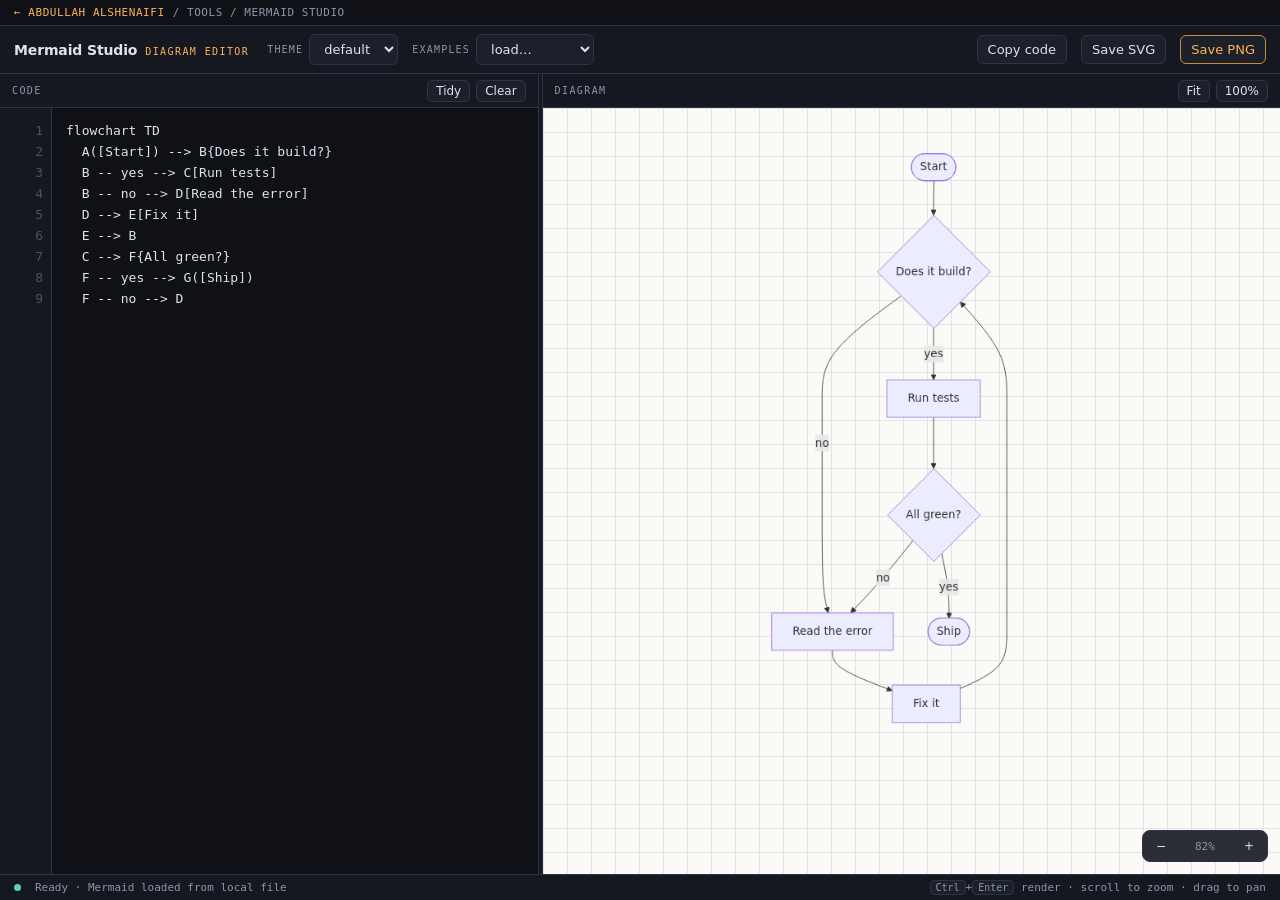
<file: tools/mermaid-studio/index.html>
<!DOCTYPE html>
<html lang="en">
<head>
<meta charset="utf-8">
<meta name="viewport" content="width=device-width, initial-scale=1">
<title>Mermaid Studio — Diagram Editor</title>
<meta name="description" content="Mermaid Studio — write Mermaid code and get live flowcharts, sequence, class, state, ER and Gantt diagrams. Export SVG or PNG. Free, runs entirely in your browser." />
<meta name="author" content="Abdullah Alshenaifi" />
<meta name="robots" content="index, follow, max-image-preview:large" />
<meta name="theme-color" content="#0c0a0f" />
<link rel="canonical" href="https://aashenaifi.com/tools/mermaid-studio/" />
<link rel="icon" href="../../favicon.svg" type="image/svg+xml" />
<meta property="og:type" content="website" />
<meta property="og:site_name" content="Abdullah Alshenaifi" />
<meta property="og:title" content="Mermaid Studio — Diagram Editor" />
<meta property="og:description" content="Live Mermaid diagram editor with SVG and PNG export — free, in your browser." />
<meta property="og:url" content="https://aashenaifi.com/tools/mermaid-studio/" />
<meta property="og:image" content="https://aashenaifi.com/og-image.png" />
<meta name="twitter:card" content="summary_large_image" />
<meta name="twitter:title" content="Mermaid Studio — Diagram Editor" />
<meta name="twitter:description" content="Live Mermaid diagram editor with SVG and PNG export — free, in your browser." />
<meta name="twitter:image" content="https://aashenaifi.com/og-image.png" />
<script type="application/ld+json">
{"@context":"https://schema.org","@type":"WebApplication","name":"Mermaid Studio","url":"https://aashenaifi.com/tools/mermaid-studio/","description":"A live Mermaid diagram editor. Write Mermaid code, see the diagram instantly, export SVG or PNG. Runs in your browser.","applicationCategory":"DeveloperApplication","operatingSystem":"Any (web browser)","offers":{"@type":"Offer","price":"0","priceCurrency":"USD"},"author":{"@type":"Person","name":"Abdullah Alshenaifi","url":"https://aashenaifi.com/"},"isPartOf":{"@type":"WebSite","url":"https://aashenaifi.com/"}}
</script>

<!-- Mermaid engine is served from this site (mermaid.min.js, MIT license, v11).
     If the file is ever missing, the code below falls back to the jsDelivr CDN. -->
<script src="./mermaid.min.js"></script>

<style>
  :root{
    --ink-900:#0f1116;
    --ink-800:#151821;
    --ink-700:#1c202b;
    --ink-600:#252a38;
    --line:#2e3446;
    --text:#dfe3ec;
    --text-dim:#8d95a8;
    --signal:#ffb454;
    --signal-dim:#c98a3c;
    --ok:#5fd3a6;
    --bad:#ff6b6b;
    --paper:#fbfaf6;
    --paper-grid:#dfe4ea;
    --dark-paper:#0d0f14;
    --dark-grid:#1e2432;
    --mono: ui-monospace, "SF Mono", "JetBrains Mono", "Cascadia Mono", Menlo, Consolas, monospace;
    --sans: "Inter", ui-sans-serif, system-ui, -apple-system, "Segoe UI", Roboto, sans-serif;
  }

  *{box-sizing:border-box}
  html,body{height:100%}
  body{
    margin:0; background:var(--ink-900); color:var(--text);
    font-family:var(--sans); font-size:14px;
    display:flex; flex-direction:column; overflow:hidden;
  }

  /* ---------- top bar ---------- */
  header{
    display:flex; align-items:center; gap:14px;
    padding:0 14px; height:48px; flex:0 0 48px;
    background:var(--ink-800); border-bottom:1px solid var(--line);
  }
  .brand{display:flex; align-items:baseline; gap:8px; margin-right:4px}
  .brand b{font-weight:650; letter-spacing:-.01em}
  .brand span{
    font-family:var(--mono); font-size:10px; letter-spacing:.14em;
    text-transform:uppercase; color:var(--signal);
  }
  .spacer{flex:1}

  /* back link to the main site (hidden automatically when opened inside aashenaifi.com) */
  .backbar{flex:0 0 auto; display:flex; align-items:center; gap:8px; padding:6px 14px;
    background:var(--ink-900); border-bottom:1px solid var(--line);
    font-family:var(--mono); font-size:11px; letter-spacing:.05em; text-transform:uppercase; color:var(--text-dim)}
  .backbar a{color:var(--signal); text-decoration:none; transition:opacity .15s}
  .backbar a:hover{opacity:.75}

  label.field{display:flex; align-items:center; gap:6px}
  label.field > i{
    font-style:normal; font-family:var(--mono); font-size:10px;
    letter-spacing:.12em; text-transform:uppercase; color:var(--text-dim);
  }

  select, button{
    font-family:var(--sans); font-size:13px; color:var(--text);
    background:var(--ink-700); border:1px solid var(--line);
    border-radius:6px; padding:6px 10px; cursor:pointer;
    transition:border-color .12s, background .12s, color .12s;
  }
  select:hover, button:hover{border-color:#414a63}
  button:active{transform:translateY(1px)}
  button.primary{border-color:var(--signal-dim); color:var(--signal)}
  button.primary:hover{background:#2a2418; border-color:var(--signal)}
  :focus-visible{outline:2px solid var(--signal); outline-offset:2px}

  /* ---------- layout ---------- */
  main{flex:1; display:flex; min-height:0}
  .pane{display:flex; flex-direction:column; min-width:0; min-height:0}
  #editorPane{width:42%}
  #previewPane{flex:1}

  .pane-head{
    display:flex; align-items:center; gap:10px;
    height:34px; flex:0 0 34px; padding:0 12px;
    background:var(--ink-800); border-bottom:1px solid var(--line);
    font-family:var(--mono); font-size:10px; letter-spacing:.14em;
    text-transform:uppercase; color:var(--text-dim);
  }
  .pane-head .tools{margin-left:auto; display:flex; gap:6px}
  .pane-head button{padding:3px 8px; font-size:12px; border-radius:5px}

  /* splitter */
  #split{
    flex:0 0 5px; cursor:col-resize; background:var(--ink-800);
    border-left:1px solid var(--line); border-right:1px solid var(--line);
  }
  #split:hover{background:var(--signal-dim)}

  /* ---------- editor ---------- */
  .editor-wrap{flex:1; display:flex; min-height:0; background:var(--ink-900); position:relative}
  #gutter{
    flex:0 0 52px; padding:12px 8px 12px 0; overflow:hidden;
    text-align:right; user-select:none;
    font-family:var(--mono); font-size:13px; line-height:21px;
    color:#4b5265; background:var(--ink-800); border-right:1px solid var(--line);
  }
  #gutter .err{color:var(--bad); font-weight:700}
  #code{
    flex:1; padding:12px 14px; border:0; resize:none; outline:none;
    background:transparent; color:var(--text); caret-color:var(--signal);
    font-family:var(--mono); font-size:13px; line-height:21px;
    tab-size:2; white-space:pre; overflow:auto;
  }
  #code::placeholder{color:#4b5265}

  #errbar{
    flex:0 0 auto; max-height:150px; overflow:auto; display:none;
    padding:10px 14px; background:#241519; border-top:1px solid #4a2229;
    color:#ffb1b1; font-family:var(--mono); font-size:12px; line-height:1.5;
    white-space:pre-wrap;
  }
  #errbar.show{display:block}
  #errbar b{color:var(--bad); letter-spacing:.1em; font-size:10px; text-transform:uppercase; display:block; margin-bottom:4px}

  /* ---------- preview ---------- */
  #stage{
    flex:1; position:relative; overflow:hidden; min-height:0;
    background-color:var(--paper);
    background-image:
      linear-gradient(var(--paper-grid) 1px, transparent 1px),
      linear-gradient(90deg, var(--paper-grid) 1px, transparent 1px);
    background-size:24px 24px;
    cursor:grab;
  }
  #stage.dark{
    background-color:var(--dark-paper);
    background-image:
      linear-gradient(var(--dark-grid) 1px, transparent 1px),
      linear-gradient(90deg, var(--dark-grid) 1px, transparent 1px);
  }
  #stage.dragging{cursor:grabbing}
  #canvas{position:absolute; top:0; left:0; transform-origin:0 0; will-change:transform}
  #canvas svg{display:block; max-width:none !important; height:auto}

  #zoombar{
    position:absolute; right:12px; bottom:12px; display:flex; gap:4px;
    padding:4px; border-radius:8px;
    background:rgba(21,24,33,.9); border:1px solid var(--line);
    backdrop-filter:blur(6px);
  }
  #zoombar button{padding:4px 9px; font-size:12px; background:transparent; border:0}
  #zoombar button:hover{background:var(--ink-600)}
  #zoomval{
    align-self:center; padding:0 8px; min-width:52px; text-align:center;
    font-family:var(--mono); font-size:11px; color:var(--text-dim);
  }

  /* ---------- status ---------- */
  footer{
    flex:0 0 26px; display:flex; align-items:center; gap:14px; padding:0 14px;
    background:var(--ink-800); border-top:1px solid var(--line);
    font-family:var(--mono); font-size:11px; color:var(--text-dim);
  }
  #dot{width:7px; height:7px; border-radius:50%; background:var(--text-dim); flex:0 0 7px}
  #dot.ok{background:var(--ok)} #dot.bad{background:var(--bad)} #dot.busy{background:var(--signal)}
  footer .right{margin-left:auto}
  kbd{
    font-family:var(--mono); font-size:10px; padding:1px 5px;
    border:1px solid var(--line); border-radius:4px; background:var(--ink-700);
  }

  @media (max-width:820px){
    main{flex-direction:column}
    #editorPane{width:auto; height:45%}
    #split{display:none}
    header{flex-wrap:wrap; height:auto; padding:8px 12px; gap:8px}
  }
  @media (prefers-reduced-motion:reduce){*{transition:none !important}}
</style>
</head>
<body>

<div class="backbar"><a href="../../index.html">← Abdullah Alshenaifi</a><span>/ tools / mermaid studio</span></div>

<header>
  <div class="brand"><b>Mermaid Studio</b><span>diagram editor</span></div>

  <label class="field"><i>Theme</i>
    <select id="theme">
      <option value="default">default</option>
      <option value="dark">dark</option>
      <option value="neutral">neutral</option>
      <option value="forest">forest</option>
      <option value="base">base</option>
    </select>
  </label>

  <label class="field"><i>Examples</i>
    <select id="samples">
      <option value="">load…</option>
    </select>
  </label>

  <div class="spacer"></div>

  <button id="copyBtn">Copy code</button>
  <button id="svgBtn">Save SVG</button>
  <button id="pngBtn" class="primary">Save PNG</button>
</header>

<main>
  <section class="pane" id="editorPane">
    <div class="pane-head">
      Code
      <div class="tools">
        <button id="fmtBtn" title="Trim trailing spaces and normalise indentation">Tidy</button>
        <button id="clearBtn">Clear</button>
      </div>
    </div>
    <div class="editor-wrap">
      <div id="gutter"></div>
      <textarea id="code" spellcheck="false" autocomplete="off" placeholder="flowchart TD&#10;  A[Start] --> B[End]"></textarea>
    </div>
    <div id="errbar"></div>
  </section>

  <div id="split"></div>

  <section class="pane" id="previewPane">
    <div class="pane-head">
      Diagram
      <div class="tools">
        <button id="fitBtn">Fit</button>
        <button id="resetBtn">100%</button>
      </div>
    </div>
    <div id="stage">
      <div id="canvas"></div>
      <div id="zoombar">
        <button id="zoomOut">−</button>
        <div id="zoomval">100%</div>
        <button id="zoomIn">+</button>
      </div>
    </div>
  </section>
</main>

<footer>
  <span id="dot"></span><span id="status">Loading Mermaid…</span>
  <span class="right"><kbd>Ctrl</kbd>+<kbd>Enter</kbd> render · scroll to zoom · drag to pan</span>
</footer>

<script type="module">
/* ---------------- load mermaid: local file if present, else CDN ---------------- */
let mermaid = window.mermaid;
let source = 'local file';
if (!mermaid) {
  try {
    mermaid = (await import('https://cdn.jsdelivr.net/npm/mermaid@11/dist/mermaid.esm.min.mjs')).default;
    source = 'CDN';
  } catch (e) {
    setStatus('bad', 'Mermaid failed to load — check your connection, or place mermaid.min.js next to this file.');
    throw e;
  }
}

/* ---------------- elements ---------------- */
const $ = s => document.querySelector(s);
const codeEl = $('#code'), gutter = $('#gutter'), errbar = $('#errbar');
const stage = $('#stage'), canvas = $('#canvas'), zoomval = $('#zoomval');
const dot = $('#dot'), statusEl = $('#status');

/* ---------------- examples ---------------- */
const SAMPLES = {
  'Flowchart': `flowchart TD
  A([Start]) --> B{Does it build?}
  B -- yes --> C[Run tests]
  B -- no --> D[Read the error]
  D --> E[Fix it]
  E --> B
  C --> F{All green?}
  F -- yes --> G([Ship])
  F -- no --> D`,

  'Sequence': `sequenceDiagram
  autonumber
  participant U as User
  participant A as App
  participant S as Auth server
  U->>A: Enter credentials
  A->>S: POST /token
  S-->>A: 200 access_token
  A-->>U: Open dashboard
  Note over A,S: Token kept in memory only`,

  'Class': `classDiagram
  class Device {
    +String id
    +String name
    +connect()
    +disconnect()
  }
  class Router {
    +int ports
    +route()
  }
  class Switch {
    +int vlans
  }
  Device <|-- Router
  Device <|-- Switch`,

  'State': `stateDiagram-v2
  [*] --> Idle
  Idle --> Loading : fetch()
  Loading --> Ready : 200
  Loading --> Failed : error
  Failed --> Loading : retry
  Ready --> [*]`,

  'ER diagram': `erDiagram
  CUSTOMER ||--o{ ORDER : places
  ORDER ||--|{ LINE_ITEM : contains
  PRODUCT ||--o{ LINE_ITEM : "listed in"
  CUSTOMER {
    string name
    string email
  }
  ORDER {
    int id
    date created
  }`,

  'Gantt': `gantt
  title Project plan
  dateFormat YYYY-MM-DD
  section Design
  Wireframes   :done,   d1, 2026-01-05, 5d
  UI kit       :active, d2, after d1, 7d
  section Build
  Frontend     :        b1, after d2, 14d
  QA           :crit,   b2, after b1, 5d`,

  'Pie': `pie title Where traffic comes from
  "Direct" : 45
  "Search" : 32
  "Social" : 15
  "Referral" : 8`,

  'Mindmap': `mindmap
  root((Home lab))
    Network
      VLANs
      Firewall
    Servers
      NAS
      Docker
    Media
      Streaming
      Backups`,

  'Git graph': `gitGraph
  commit id: "init"
  branch feature
  checkout feature
  commit id: "editor"
  commit id: "export"
  checkout main
  merge feature
  commit id: "v1.0"`
};

const sampleSel = $('#samples');
for (const name of Object.keys(SAMPLES)) {
  const o = document.createElement('option');
  o.value = name; o.textContent = name;
  sampleSel.appendChild(o);
}
sampleSel.addEventListener('change', () => {
  const v = sampleSel.value;
  if (!v) return;
  codeEl.value = SAMPLES[v];
  sampleSel.value = '';
  onInput(true);
});

/* ---------------- mermaid init ---------------- */
function init(theme) {
  mermaid.initialize({
    startOnLoad: false,
    theme,
    securityLevel: 'strict',
    suppressErrorRendering: true,
    fontFamily: 'ui-sans-serif, system-ui, -apple-system, Segoe UI, Roboto, sans-serif',
    flowchart: { htmlLabels: true, curve: 'basis' }
  });
}
init('default');

/* ---------------- render ---------------- */
let seq = 0, timer = null, firstRender = true;

function setStatus(kind, msg) {
  dot.className = kind || '';
  statusEl.textContent = msg;
}

function showError(msg) {
  errbar.innerHTML = '';
  const b = document.createElement('b'); b.textContent = 'Syntax error';
  errbar.appendChild(b);
  errbar.appendChild(document.createTextNode(msg));
  errbar.classList.add('show');
  const m = /line (\d+)/i.exec(msg);
  drawGutter(m ? parseInt(m[1], 10) : 0);
}

function clearError() {
  errbar.classList.remove('show');
  errbar.textContent = '';
  drawGutter(0);
}

async function render() {
  const code = codeEl.value.trim();
  if (!code) {
    canvas.innerHTML = '';
    clearError();
    setStatus('', 'Nothing to draw yet');
    return;
  }
  const id = 'mmd-' + (++seq);
  const mine = seq;
  setStatus('busy', 'Rendering…');
  try {
    const { svg } = await mermaid.render(id, code);
    if (mine !== seq) return;              // a newer render already ran
    canvas.innerHTML = svg;
    clearError();
    const lines = code.split('\n').length;
    setStatus('ok', `Rendered · ${lines} line${lines === 1 ? '' : 's'} · ${code.split(/\s+/)[0]}`);
    if (firstRender) { fit(); firstRender = false; }
  } catch (err) {
    if (mine !== seq) return;
    document.getElementById('d' + id)?.remove();   // mermaid's temp node
    document.getElementById(id)?.remove();
    setStatus('bad', 'Diagram has an error');
    showError(String(err && err.message ? err.message : err).trim());
  }
}

function onInput(immediate) {
  drawGutter(currentErrLine);
  clearTimeout(timer);
  timer = setTimeout(render, immediate ? 0 : 350);
}

codeEl.addEventListener('input', () => onInput(false));
codeEl.addEventListener('scroll', () => { gutter.scrollTop = codeEl.scrollTop; });

codeEl.addEventListener('keydown', e => {
  if (e.key === 'Tab') {
    e.preventDefault();
    const s = codeEl.selectionStart, t = codeEl.selectionEnd;
    codeEl.value = codeEl.value.slice(0, s) + '  ' + codeEl.value.slice(t);
    codeEl.selectionStart = codeEl.selectionEnd = s + 2;
    onInput(false);
  }
  if ((e.ctrlKey || e.metaKey) && e.key === 'Enter') { e.preventDefault(); render(); }
  if ((e.ctrlKey || e.metaKey) && e.key.toLowerCase() === 's') { e.preventDefault(); saveSVG(); }
});

/* ---------------- gutter ---------------- */
let currentErrLine = 0;
function drawGutter(errLine) {
  currentErrLine = errLine || 0;
  const n = codeEl.value.split('\n').length;
  let html = '';
  for (let i = 1; i <= n; i++) {
    html += (i === currentErrLine) ? `<div class="err">${i}</div>` : `<div>${i}</div>`;
  }
  gutter.innerHTML = html;
  gutter.scrollTop = codeEl.scrollTop;
}

/* ---------------- zoom & pan ---------------- */
let scale = 1, tx = 0, ty = 0;
function applyTransform() {
  canvas.style.transform = `translate(${tx}px, ${ty}px) scale(${scale})`;
  zoomval.textContent = Math.round(scale * 100) + '%';
}
function zoomAt(cx, cy, factor) {
  const next = Math.min(8, Math.max(0.1, scale * factor));
  const k = next / scale;
  tx = cx - k * (cx - tx);
  ty = cy - k * (cy - ty);
  scale = next;
  applyTransform();
}
function fit() {
  const svg = canvas.querySelector('svg');
  if (!svg) return;
  const vb = svg.viewBox?.baseVal;
  const w = vb && vb.width ? vb.width : svg.getBoundingClientRect().width;
  const h = vb && vb.height ? vb.height : svg.getBoundingClientRect().height;
  if (!w || !h) return;
  const pad = 40;
  const r = stage.getBoundingClientRect();
  scale = Math.min((r.width - pad * 2) / w, (r.height - pad * 2) / h, 2);
  tx = (r.width - w * scale) / 2;
  ty = (r.height - h * scale) / 2;
  applyTransform();
}

stage.addEventListener('wheel', e => {
  e.preventDefault();
  const r = stage.getBoundingClientRect();
  zoomAt(e.clientX - r.left, e.clientY - r.top, e.deltaY < 0 ? 1.12 : 1 / 1.12);
}, { passive: false });

let panning = false, px = 0, py = 0;
stage.addEventListener('pointerdown', e => {
  if (e.target.closest('#zoombar')) return;
  panning = true; px = e.clientX; py = e.clientY;
  stage.classList.add('dragging');
  stage.setPointerCapture(e.pointerId);
});
stage.addEventListener('pointermove', e => {
  if (!panning) return;
  tx += e.clientX - px; ty += e.clientY - py;
  px = e.clientX; py = e.clientY;
  applyTransform();
});
const endPan = () => { panning = false; stage.classList.remove('dragging'); };
stage.addEventListener('pointerup', endPan);
stage.addEventListener('pointercancel', endPan);

$('#zoomIn').onclick = () => { const r = stage.getBoundingClientRect(); zoomAt(r.width / 2, r.height / 2, 1.2); };
$('#zoomOut').onclick = () => { const r = stage.getBoundingClientRect(); zoomAt(r.width / 2, r.height / 2, 1 / 1.2); };
$('#fitBtn').onclick = fit;
$('#resetBtn').onclick = () => { scale = 1; tx = 20; ty = 20; applyTransform(); };

/* ---------------- export ---------------- */
function exportableSVG() {
  const svg = canvas.querySelector('svg');
  if (!svg) return null;
  const clone = svg.cloneNode(true);
  const vb = svg.viewBox?.baseVal;
  const w = vb && vb.width ? vb.width : svg.getBoundingClientRect().width;
  const h = vb && vb.height ? vb.height : svg.getBoundingClientRect().height;
  clone.setAttribute('width', w);
  clone.setAttribute('height', h);
  clone.setAttribute('xmlns', 'http://www.w3.org/2000/svg');
  clone.style.maxWidth = 'none';
  return { markup: new XMLSerializer().serializeToString(clone), w, h };
}

function download(blob, name) {
  const url = URL.createObjectURL(blob);
  const a = document.createElement('a');
  a.href = url; a.download = name;
  document.body.appendChild(a); a.click(); a.remove();
  setTimeout(() => URL.revokeObjectURL(url), 1000);
}

function stamp() {
  const d = new Date();
  const p = n => String(n).padStart(2, '0');
  return `${d.getFullYear()}${p(d.getMonth() + 1)}${p(d.getDate())}-${p(d.getHours())}${p(d.getMinutes())}${p(d.getSeconds())}`;
}

function saveSVG() {
  const out = exportableSVG();
  if (!out) return setStatus('bad', 'Draw a diagram first');
  download(new Blob([out.markup], { type: 'image/svg+xml;charset=utf-8' }), `diagram-${stamp()}.svg`);
  setStatus('ok', 'SVG saved');
}

function savePNG() {
  const out = exportableSVG();
  if (!out) return setStatus('bad', 'Draw a diagram first');
  const factor = 3;
  const img = new Image();
  const b64 = btoa(unescape(encodeURIComponent(out.markup)));
  img.onload = () => {
    const c = document.createElement('canvas');
    c.width = Math.round(out.w * factor);
    c.height = Math.round(out.h * factor);
    const ctx = c.getContext('2d');
    ctx.fillStyle = $('#theme').value === 'dark' ? '#0d0f14' : '#ffffff';
    ctx.fillRect(0, 0, c.width, c.height);
    ctx.drawImage(img, 0, 0, c.width, c.height);
    c.toBlob(b => {
      download(b, `diagram-${stamp()}.png`);
      setStatus('ok', `PNG saved · ${c.width}×${c.height}px`);
    }, 'image/png');
  };
  img.onerror = () => setStatus('bad', 'PNG export failed — save as SVG instead');
  img.src = 'data:image/svg+xml;base64,' + b64;
}

$('#svgBtn').onclick = saveSVG;
$('#pngBtn').onclick = savePNG;
$('#copyBtn').onclick = async () => {
  try { await navigator.clipboard.writeText(codeEl.value); setStatus('ok', 'Code copied'); }
  catch { setStatus('bad', 'Clipboard blocked — select the text and copy manually'); }
};
$('#clearBtn').onclick = () => { codeEl.value = ''; codeEl.focus(); onInput(true); };
$('#fmtBtn').onclick = () => {
  codeEl.value = codeEl.value
    .split('\n').map(l => l.replace(/\s+$/, '').replace(/\t/g, '  ')).join('\n')
    .replace(/\n{3,}/g, '\n\n').trim();
  onInput(true);
};

/* ---------------- theme ---------------- */
$('#theme').addEventListener('change', e => {
  const t = e.target.value;
  stage.classList.toggle('dark', t === 'dark');
  init(t);
  render();
});

/* ---------------- splitter ---------------- */
const splitEl = $('#split'), editorPane = $('#editorPane');
splitEl.addEventListener('pointerdown', e => {
  e.preventDefault();
  splitEl.setPointerCapture(e.pointerId);
  const move = ev => {
    const total = document.querySelector('main').getBoundingClientRect().width;
    const pct = Math.min(75, Math.max(20, (ev.clientX / total) * 100));
    editorPane.style.width = pct + '%';
  };
  const up = () => {
    splitEl.removeEventListener('pointermove', move);
    splitEl.removeEventListener('pointerup', up);
  };
  splitEl.addEventListener('pointermove', move);
  splitEl.addEventListener('pointerup', up);
});

/* ---------------- boot ---------------- */
codeEl.value = SAMPLES['Flowchart'];
drawGutter(0);
applyTransform();
await render();
setStatus('ok', `Ready · Mermaid loaded from ${source}`);
window.addEventListener('resize', () => { if (!firstRender) return; fit(); });
</script>
</body>
</html>
</file>
